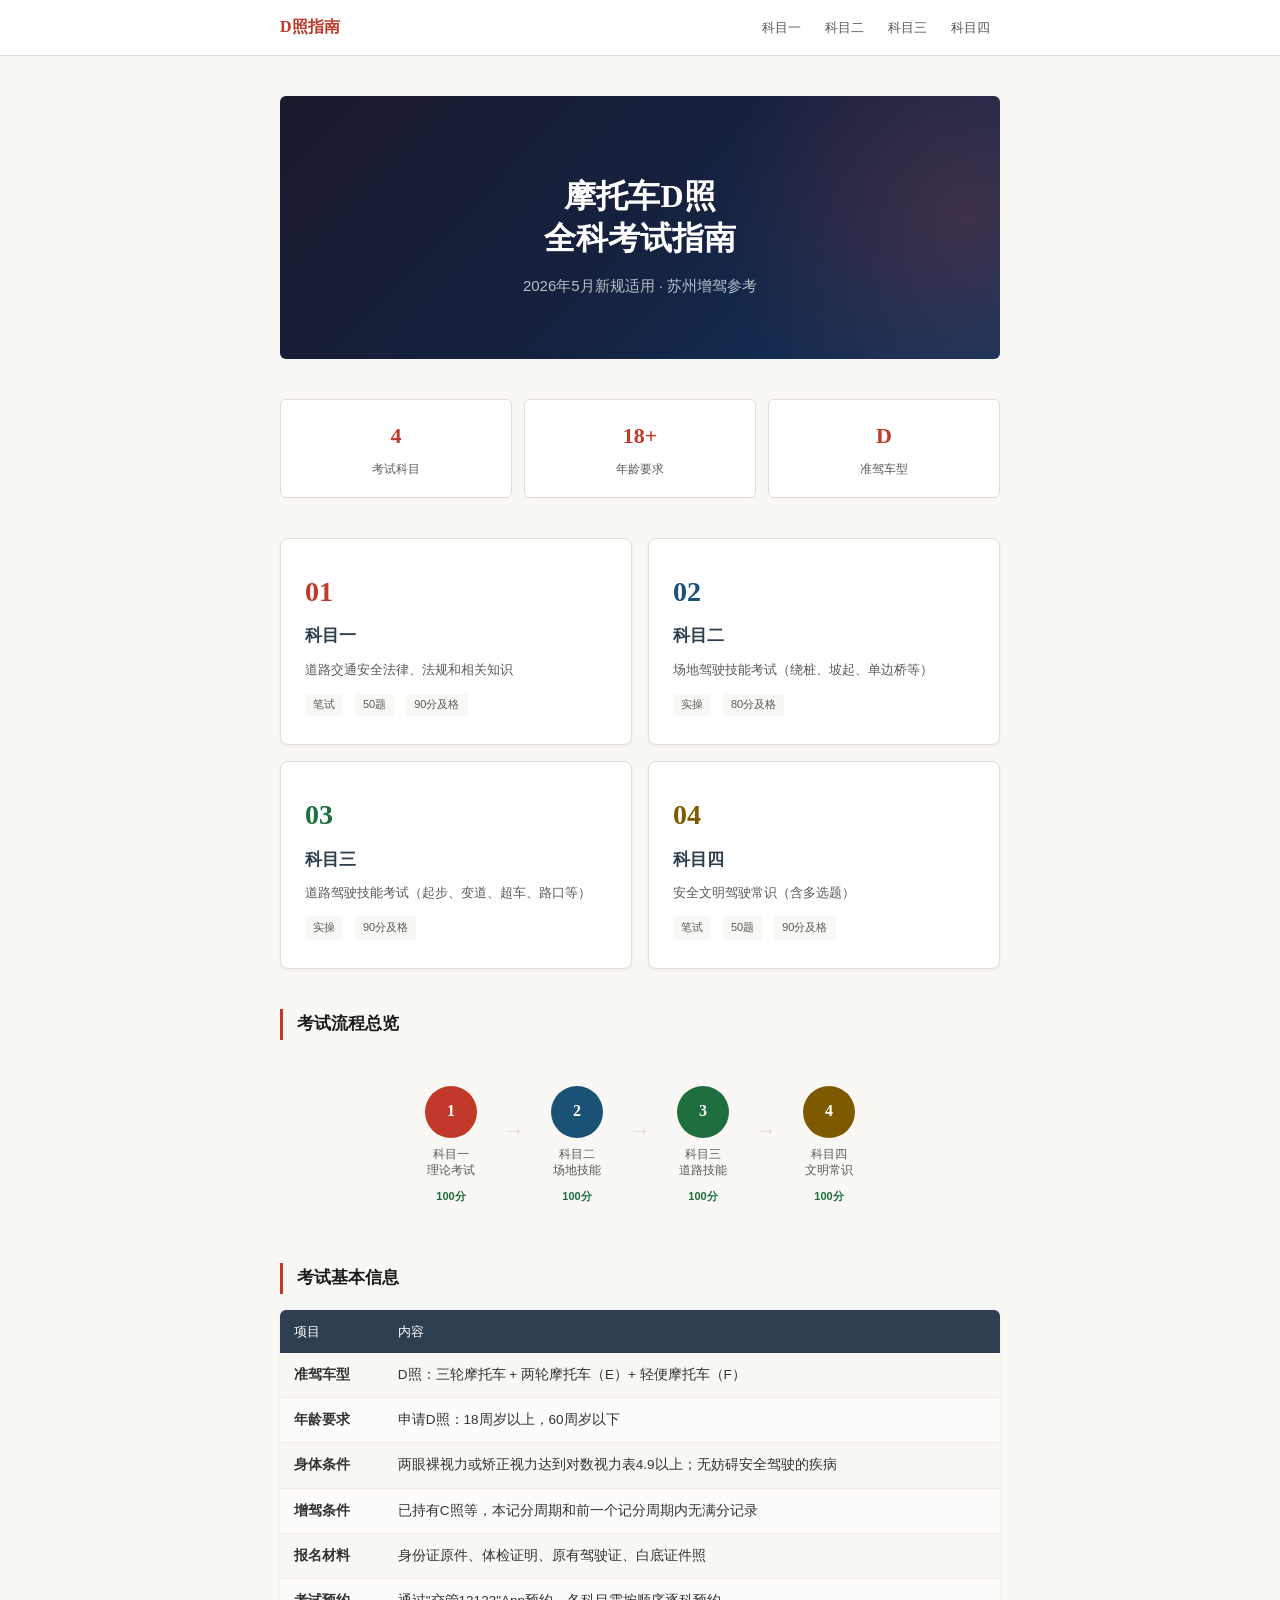
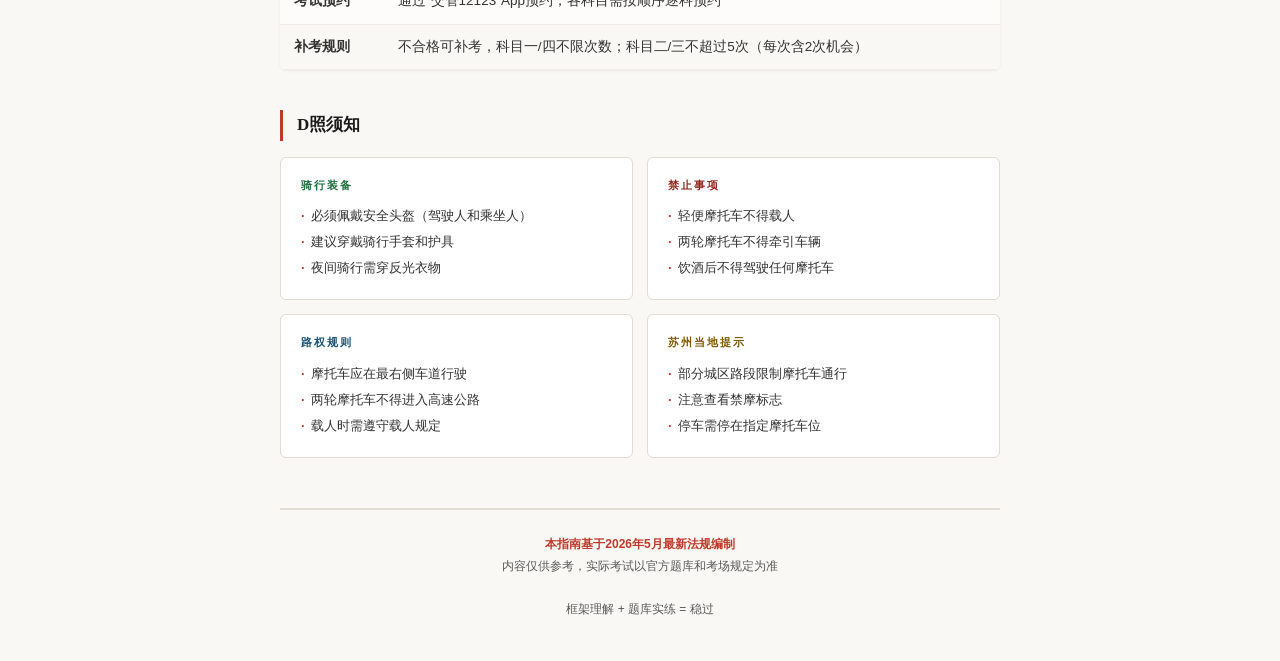
<file: index.html>
<!DOCTYPE html>
<html lang="zh-CN">
<head>
<meta charset="UTF-8">
<meta name="viewport" content="width=device-width, initial-scale=1.0">
<meta name="description" content="2026年摩托车D照全科考试指南，覆盖科目一到科目四，含速记口诀、图解说明、扣分速查，苏州增驾D照必备复习资料。">
<meta name="keywords" content="摩托车D照,科目一,科目二,科目三,科目四,驾考指南,苏州增驾">
<meta property="og:title" content="2026年摩托车D照全科考试指南">
<meta property="og:description" content="全科考试复习指南，覆盖科目一到科目四，含速记口诀、图解说明、扣分速查。">
<meta property="og:type" content="website">
<meta http-equiv="Content-Security-Policy" content="default-src 'self'; style-src 'self' 'unsafe-inline' https://fonts.googleapis.com; font-src https://fonts.gstatic.com; script-src 'self' 'unsafe-inline'; img-src 'self' data:;">
<meta http-equiv="X-Frame-Options" content="DENY">
<meta http-equiv="X-Content-Type-Options" content="nosniff">
<meta name="referrer" content="strict-origin-when-cross-origin">
<title>2026年摩托车D照全科考试指南</title>
<link rel="preconnect" href="https://fonts.googleapis.com">
<link rel="preconnect" href="https://fonts.gstatic.com" crossorigin>
<link href="https://fonts.googleapis.com/css2?family=Noto+Serif+SC:wght@400;700;900&family=Noto+Sans+SC:wght@300;400;500;700&display=swap" rel="stylesheet">
<link rel="stylesheet" href="common.css">
<style>
  .home-quick-info {
    display: grid;
    grid-template-columns: repeat(3, 1fr);
    gap: 12px;
    margin-bottom: 40px;
  }
  .quick-info-item {
    background: var(--surface);
    border: 1px solid var(--border);
    border-radius: 6px;
    padding: 16px;
    text-align: center;
  }
  .quick-info-item .qi-value {
    font-family: 'Noto Serif SC', serif;
    font-size: 22px;
    font-weight: 900;
    color: var(--accent);
  }
  .quick-info-item .qi-label {
    font-size: 12px;
    color: var(--text-muted);
    margin-top: 4px;
  }
  .info-section {
    margin-bottom: 40px;
  }
  .info-section h3 {
    font-family: 'Noto Serif SC', serif;
    font-size: 17px;
    font-weight: 700;
    color: var(--text-primary);
    margin-bottom: 16px;
    padding-left: 14px;
    border-left: 3px solid var(--accent);
  }
  @media (max-width: 600px) {
    .home-quick-info { grid-template-columns: 1fr; }
    .subject-grid { grid-template-columns: 1fr; }
    .process-flow { flex-direction: column; }
    .process-arrow { transform: rotate(90deg); padding-bottom: 0; }
    .page-container { padding: 20px 20px; }
  }
</style>
</head>
<body>

<!-- NAV -->
<nav class="site-nav">
  <div class="site-nav-inner">
    <a href="index.html" class="logo">D照指南</a>
    <div class="nav-links">
      <a href="k1.html">科目一</a>
      <a href="k2.html">科目二</a>
      <a href="k3.html">科目三</a>
      <a href="k4.html">科目四</a>
    </div>
  </div>
</nav>

<div class="page-container">

  <!-- COVER -->
  <div class="home-cover">
    <h1>摩托车D照<br>全科考试指南</h1>
    <div class="subtitle">2026年5月新规适用 · 苏州增驾参考</div>
  </div>

  <!-- QUICK INFO -->
  <div class="home-quick-info">
    <div class="quick-info-item">
      <div class="qi-value">4</div>
      <div class="qi-label">考试科目</div>
    </div>
    <div class="quick-info-item">
      <div class="qi-value">18+</div>
      <div class="qi-label">年龄要求</div>
    </div>
    <div class="quick-info-item">
      <div class="qi-value">D</div>
      <div class="qi-label">准驾车型</div>
    </div>
  </div>

  <!-- SUBJECT CARDS -->
  <div class="subject-grid">
    <a href="k1.html" class="subject-card k1">
      <div class="card-num">01</div>
      <div class="card-title">科目一</div>
      <div class="card-desc">道路交通安全法律、法规和相关知识</div>
      <div class="card-meta">
        <span>笔试</span>
        <span>50题</span>
        <span>90分及格</span>
      </div>
    </a>
    <a href="k2.html" class="subject-card k2">
      <div class="card-num">02</div>
      <div class="card-title">科目二</div>
      <div class="card-desc">场地驾驶技能考试（绕桩、坡起、单边桥等）</div>
      <div class="card-meta">
        <span>实操</span>
        <span>80分及格</span>
      </div>
    </a>
    <a href="k3.html" class="subject-card k3">
      <div class="card-num">03</div>
      <div class="card-title">科目三</div>
      <div class="card-desc">道路驾驶技能考试（起步、变道、超车、路口等）</div>
      <div class="card-meta">
        <span>实操</span>
        <span>90分及格</span>
      </div>
    </a>
    <a href="k4.html" class="subject-card k4">
      <div class="card-num">04</div>
      <div class="card-title">科目四</div>
      <div class="card-desc">安全文明驾驶常识（含多选题）</div>
      <div class="card-meta">
        <span>笔试</span>
        <span>50题</span>
        <span>90分及格</span>
      </div>
    </a>
  </div>

  <!-- PROCESS OVERVIEW -->
  <div class="info-section">
    <h3>考试流程总览</h3>
    <div class="process-flow">
      <div class="process-step">
        <div class="ps-circle" style="background:var(--accent);">1</div>
        <div class="ps-label">科目一<br>理论考试</div>
        <div class="ps-check">100分</div>
      </div>
      <div class="process-arrow">→</div>
      <div class="process-step">
        <div class="ps-circle" style="background:var(--tag-blue);">2</div>
        <div class="ps-label">科目二<br>场地技能</div>
        <div class="ps-check">100分</div>
      </div>
      <div class="process-arrow">→</div>
      <div class="process-step">
        <div class="ps-circle" style="background:var(--tag-green);">3</div>
        <div class="ps-label">科目三<br>道路技能</div>
        <div class="ps-check">100分</div>
      </div>
      <div class="process-arrow">→</div>
      <div class="process-step">
        <div class="ps-circle" style="background:var(--tag-orange);">4</div>
        <div class="ps-label">科目四<br>文明常识</div>
        <div class="ps-check">100分</div>
      </div>
    </div>
  </div>

  <!-- BASIC INFO -->
  <div class="info-section">
    <h3>考试基本信息</h3>
    <table class="data-table">
      <thead><tr><th>项目</th><th>内容</th></tr></thead>
      <tbody>
        <tr><td><strong>准驾车型</strong></td><td>D照：三轮摩托车 + 两轮摩托车（E）+ 轻便摩托车（F）</td></tr>
        <tr><td><strong>年龄要求</strong></td><td>申请D照：18周岁以上，60周岁以下</td></tr>
        <tr><td><strong>身体条件</strong></td><td>两眼裸视力或矫正视力达到对数视力表4.9以上；无妨碍安全驾驶的疾病</td></tr>
        <tr><td><strong>增驾条件</strong></td><td>已持有C照等，本记分周期和前一个记分周期内无满分记录</td></tr>
        <tr><td><strong>报名材料</strong></td><td>身份证原件、体检证明、原有驾驶证、白底证件照</td></tr>
        <tr><td><strong>考试预约</strong></td><td>通过"交管12123"App预约，各科目需按顺序逐科预约</td></tr>
        <tr><td><strong>补考规则</strong></td><td>不合格可补考，科目一/四不限次数；科目二/三不超过5次（每次含2次机会）</td></tr>
      </tbody>
    </table>
  </div>

  <!-- D照 Knowledge -->
  <div class="info-section">
    <h3>D照须知</h3>
    <div class="tip-grid">
      <div class="tip-card">
        <div class="tip-label label-green">骑行装备</div>
        <ul>
          <li>必须佩戴安全头盔（驾驶人和乘坐人）</li>
          <li>建议穿戴骑行手套和护具</li>
          <li>夜间骑行需穿反光衣物</li>
        </ul>
      </div>
      <div class="tip-card">
        <div class="tip-label label-red">禁止事项</div>
        <ul>
          <li>轻便摩托车不得载人</li>
          <li>两轮摩托车不得牵引车辆</li>
          <li>饮酒后不得驾驶任何摩托车</li>
        </ul>
      </div>
      <div class="tip-card">
        <div class="tip-label label-blue">路权规则</div>
        <ul>
          <li>摩托车应在最右侧车道行驶</li>
          <li>两轮摩托车不得进入高速公路</li>
          <li>载人时需遵守载人规定</li>
        </ul>
      </div>
      <div class="tip-card">
        <div class="tip-label label-orange">苏州当地提示</div>
        <ul>
          <li>部分城区路段限制摩托车通行</li>
          <li>注意查看禁摩标志</li>
          <li>停车需停在指定摩托车位</li>
        </ul>
      </div>
    </div>
  </div>

  <!-- FOOTER -->
  <div class="footer-note">
    <strong>本指南基于2026年5月最新法规编制</strong><br>
    内容仅供参考，实际考试以官方题库和考场规定为准<br><br>
    框架理解 + 题库实练 = 稳过
  </div>

</div>

</body>
</html>
</file>
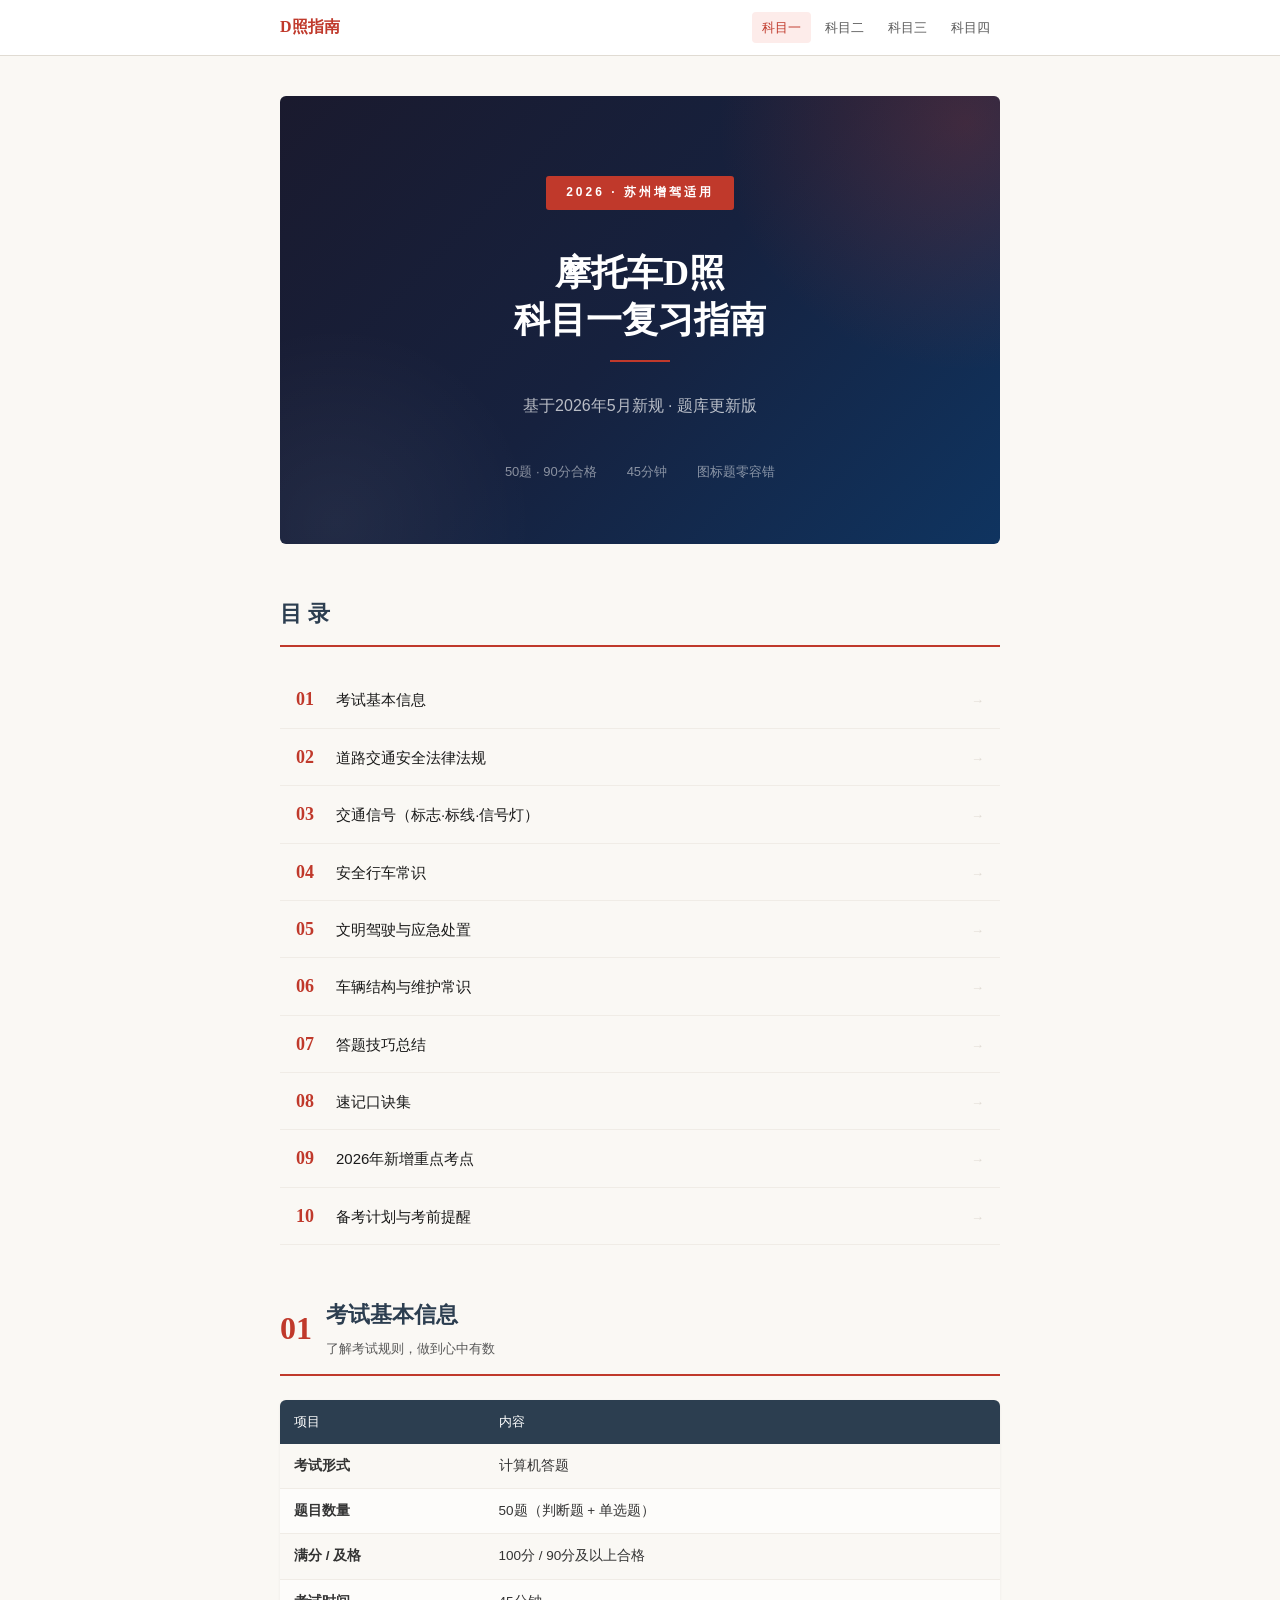
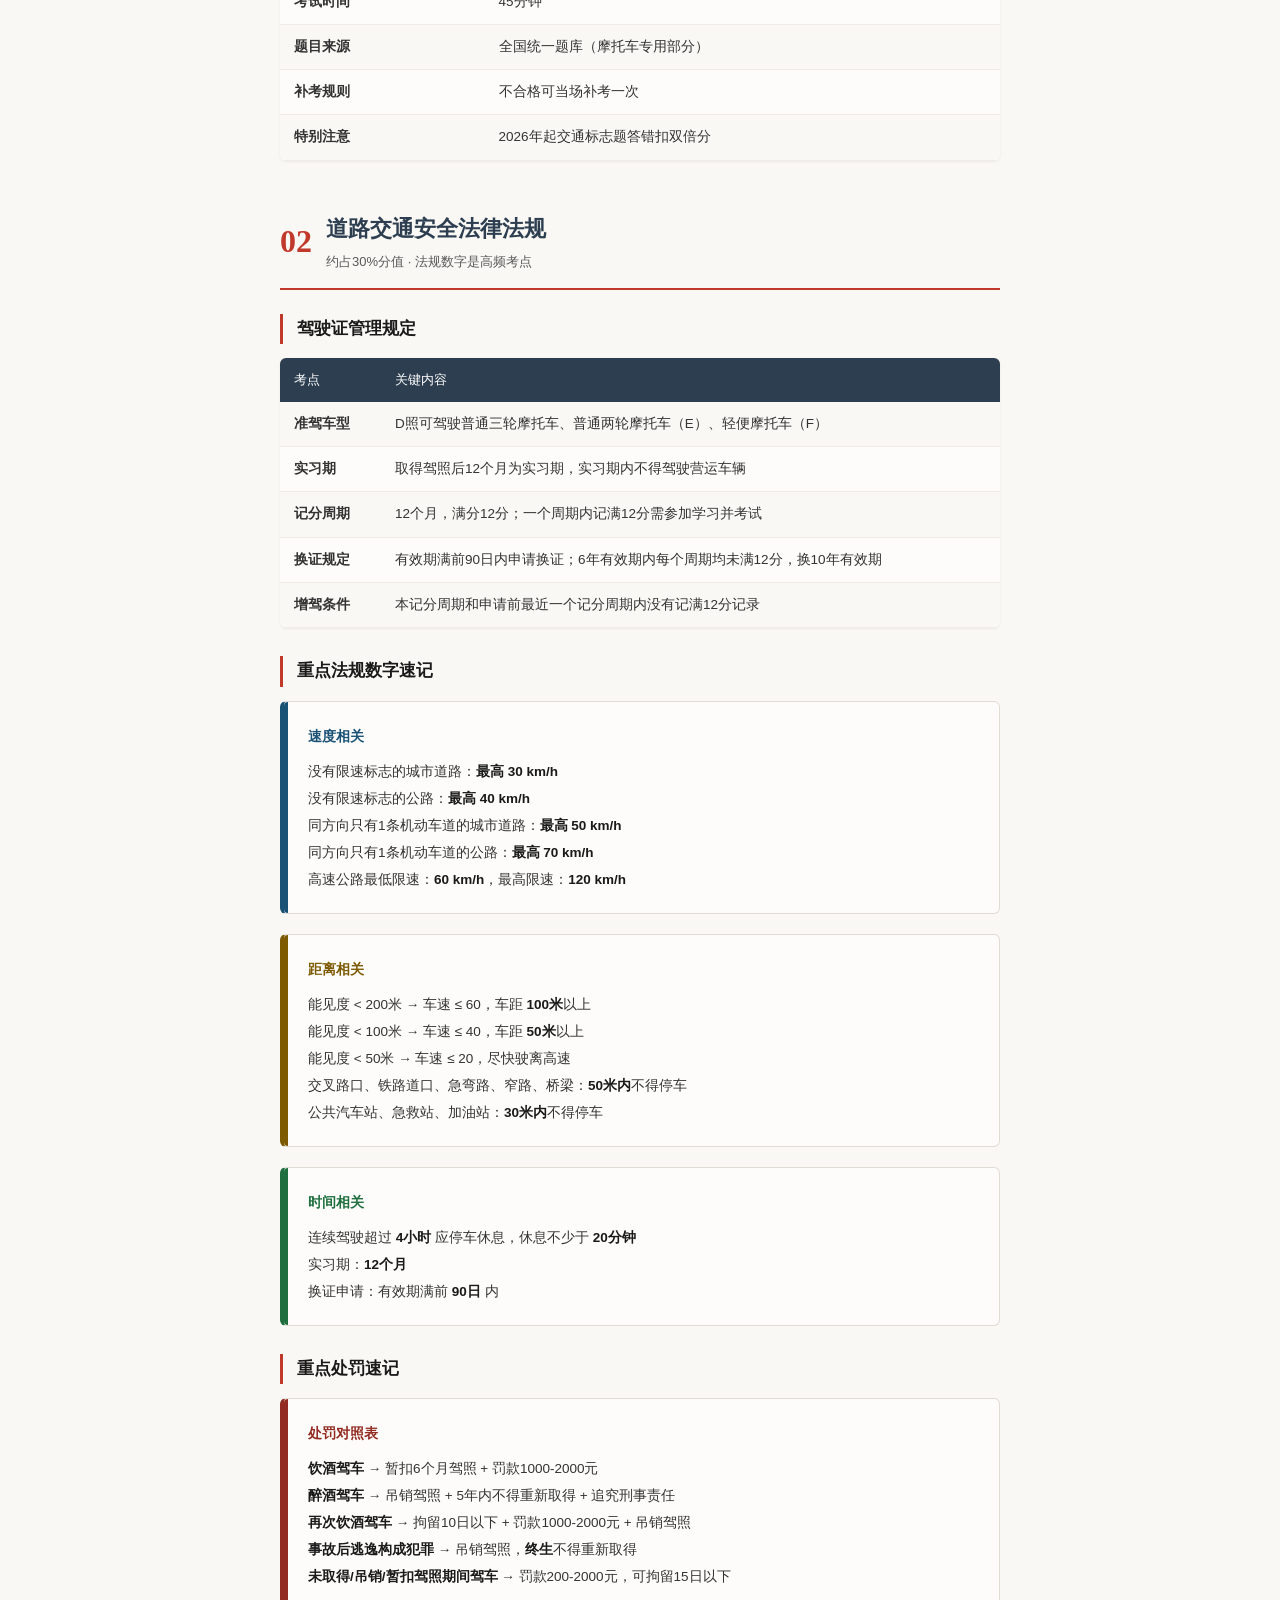
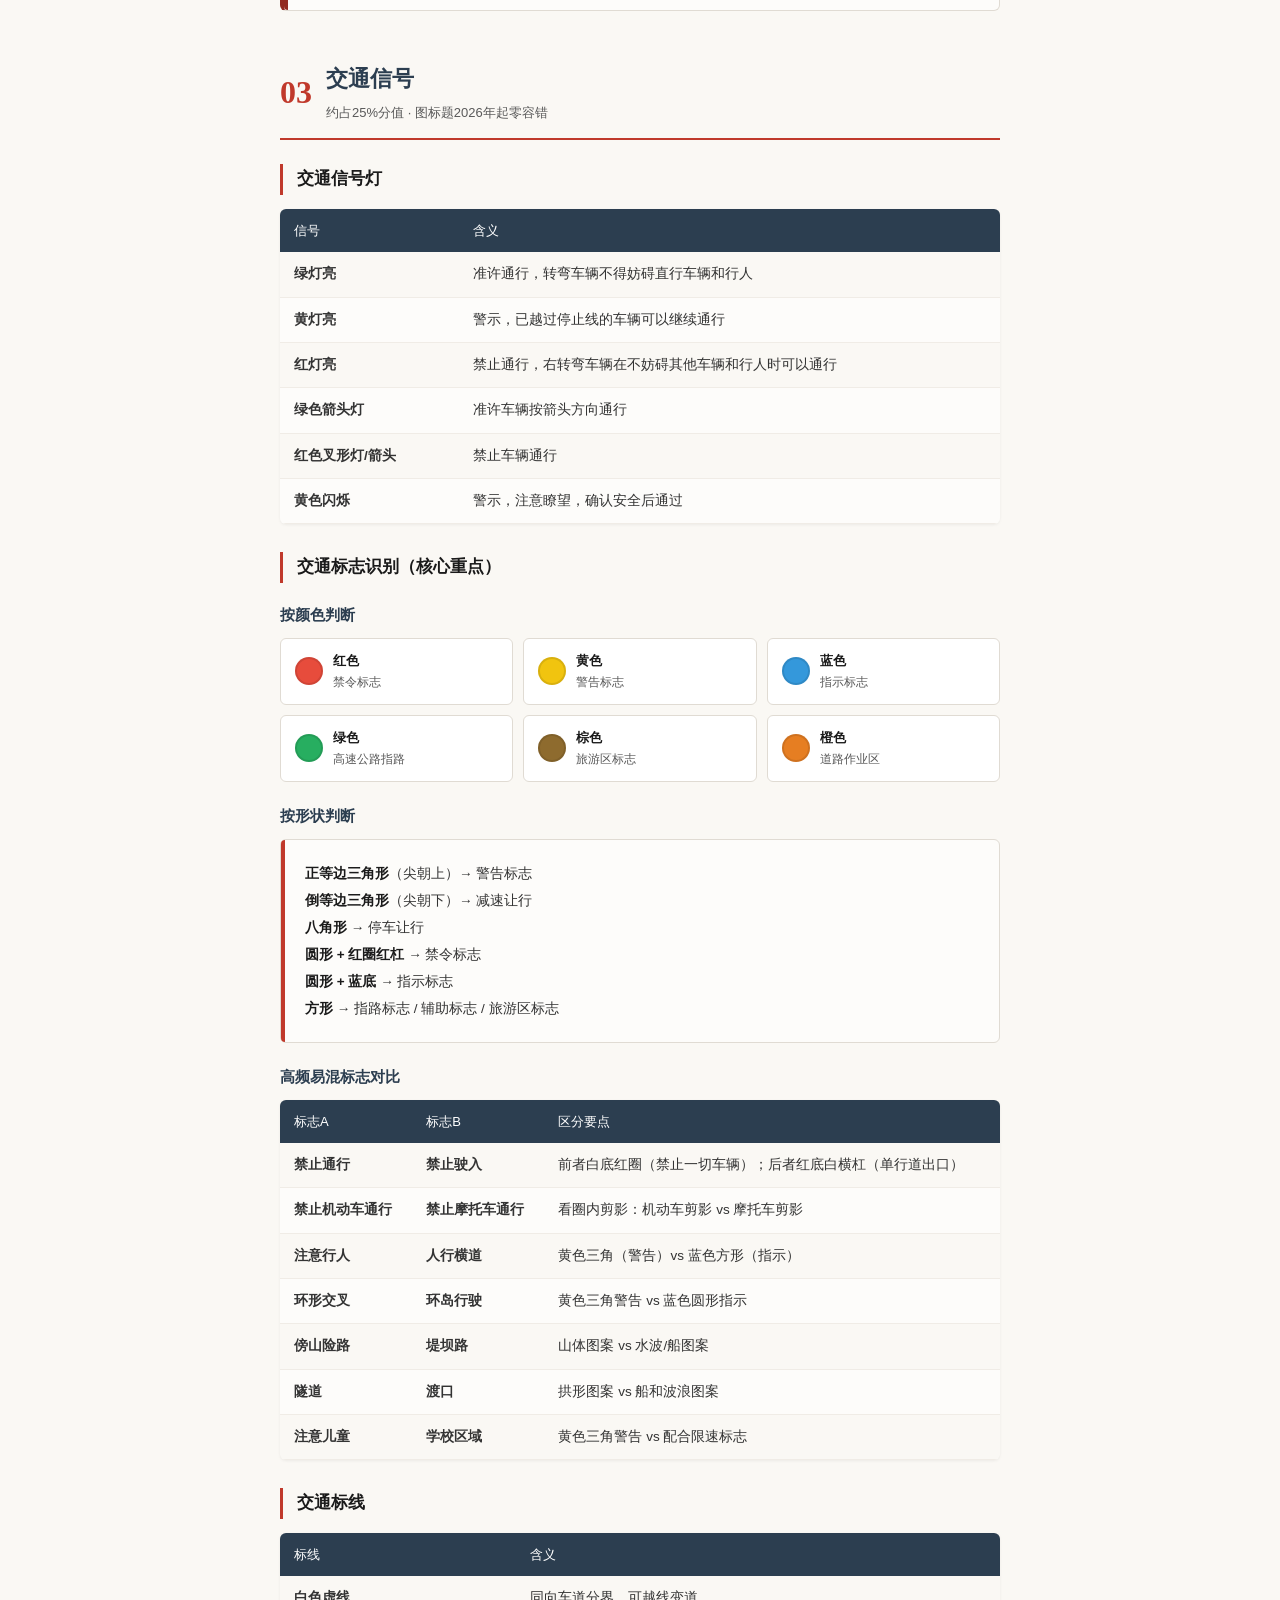
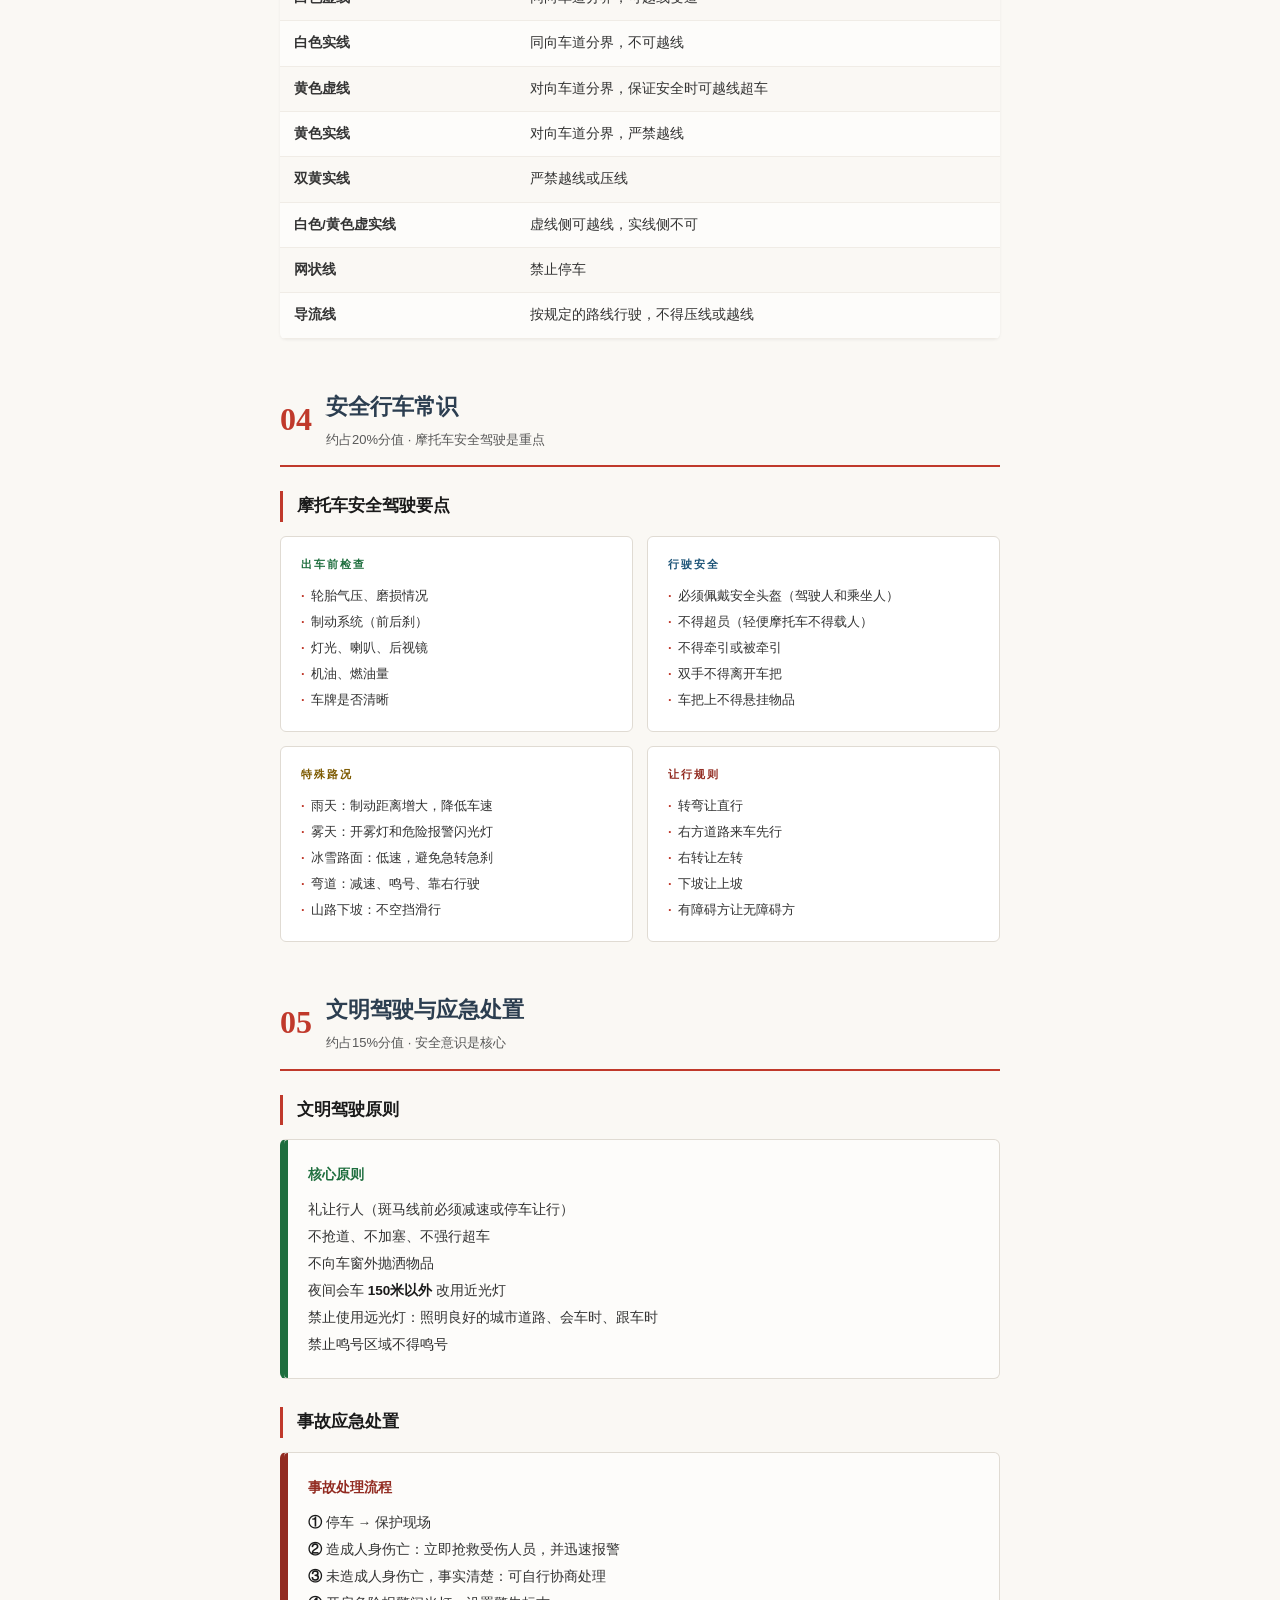
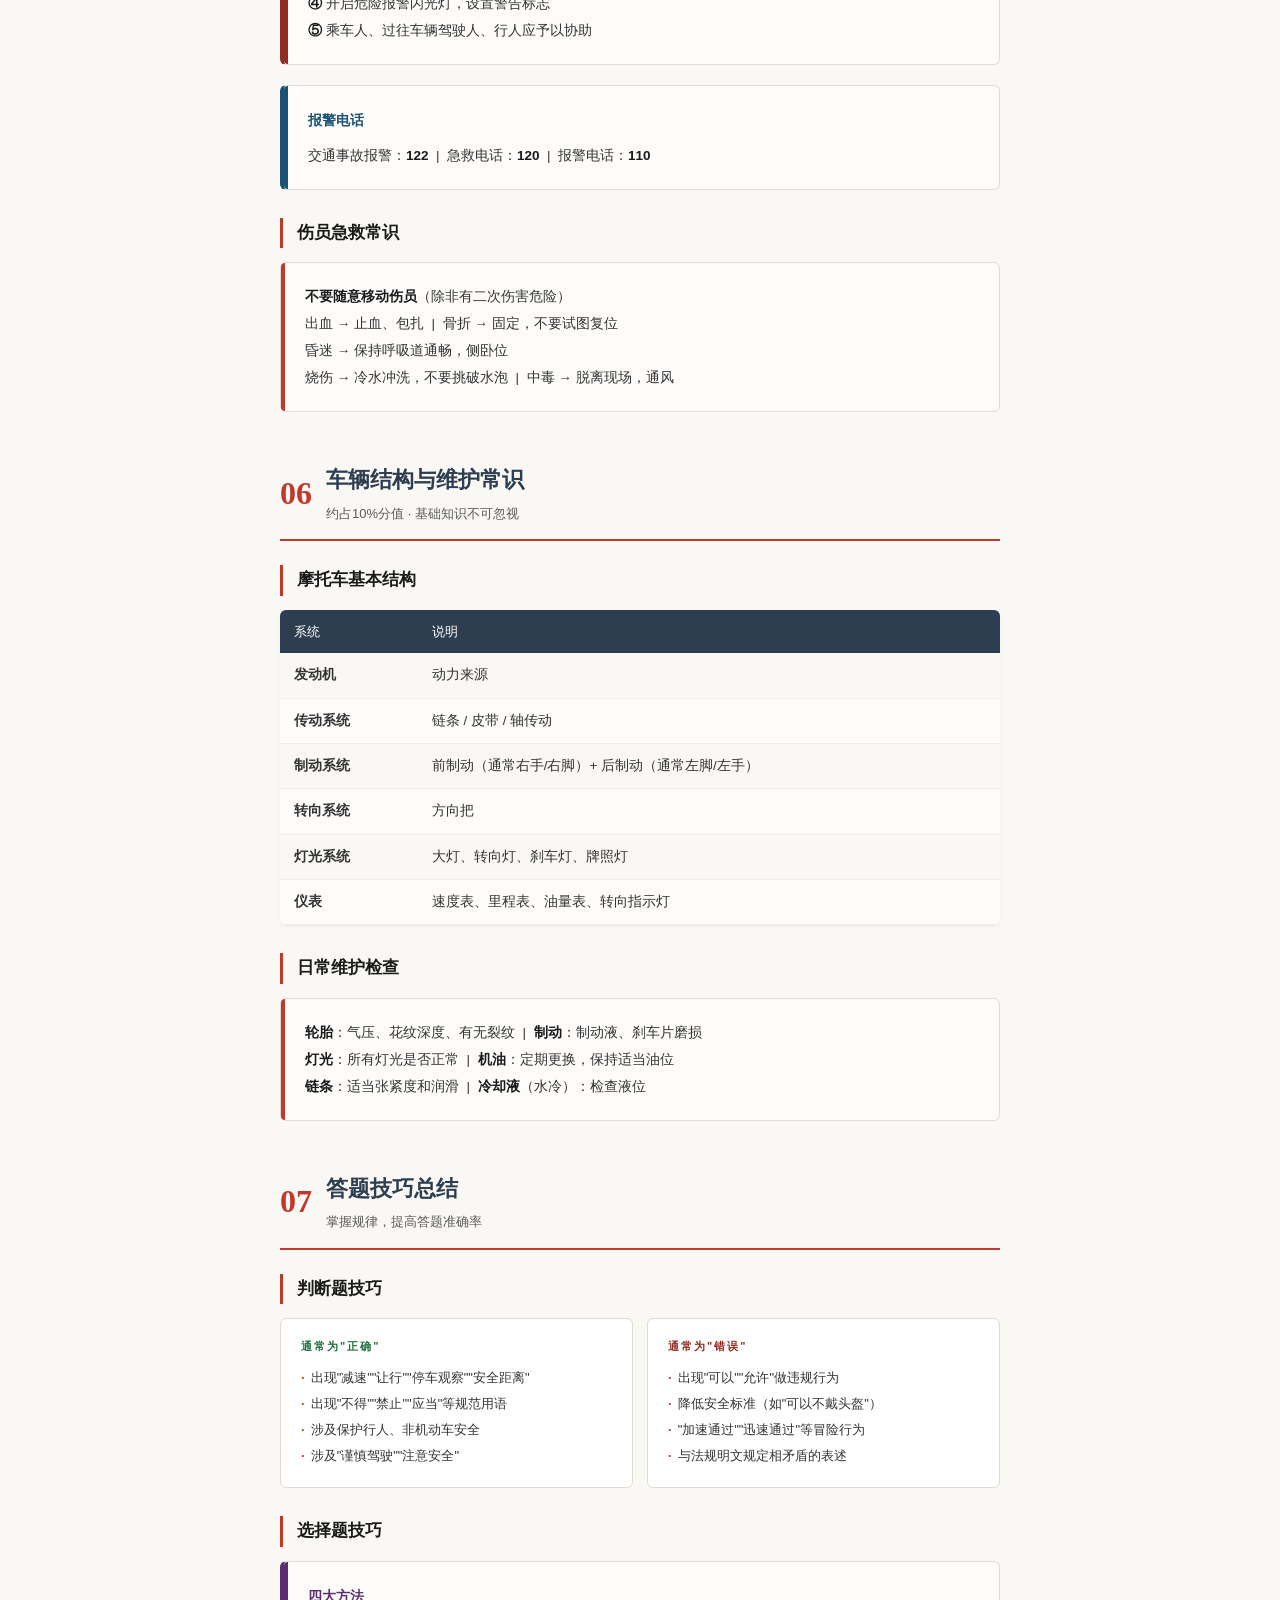
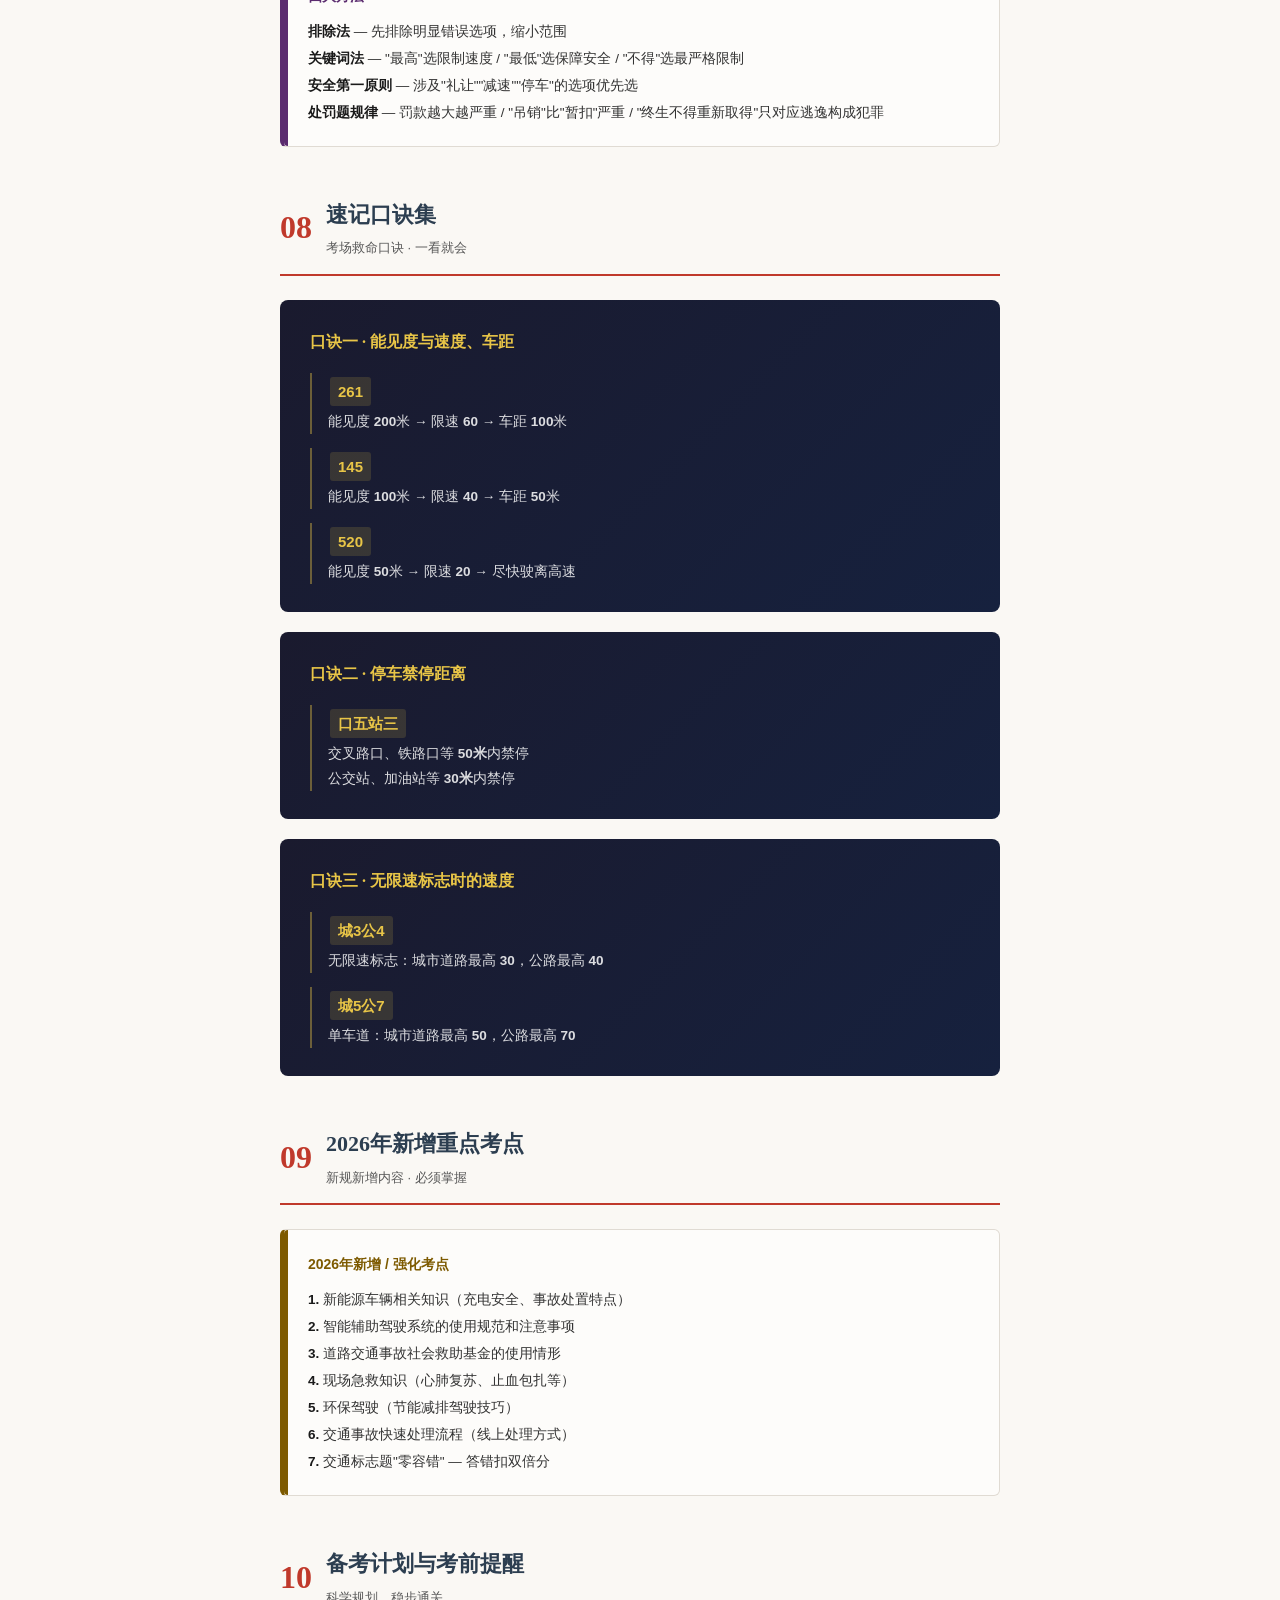
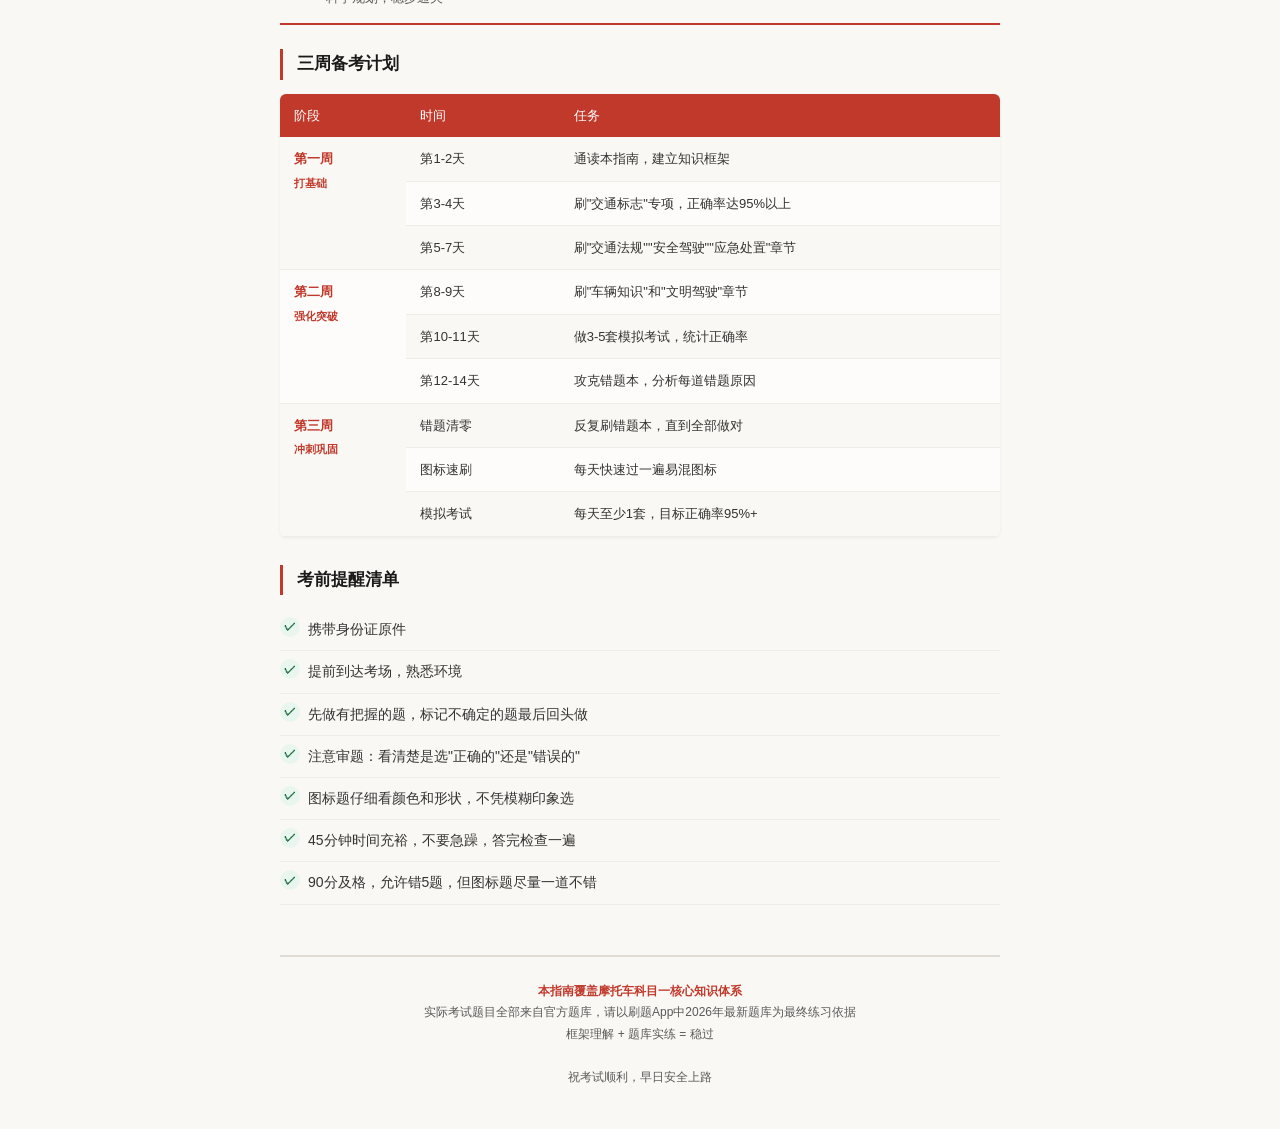
<file: k1.html>
<!DOCTYPE html>
<html lang="zh-CN">
<head>
<meta charset="UTF-8">
<meta name="viewport" content="width=device-width, initial-scale=1.0">
<meta name="description" content="2026年摩托车D照科目一：道路交通安全法律、法规和相关知识，含速记口诀、答题技巧、新增考点。">
<meta name="keywords" content="摩托车D照,科目一,交通法规,驾考理论,考试技巧">
<meta property="og:title" content="摩托车D照科目一 — 道路交通安全法律、法规和相关知识">
<meta property="og:description" content="科目一考试复习指南，含速记口诀、答题技巧、2026年新增考点。">
<meta property="og:type" content="website">
<meta http-equiv="Content-Security-Policy" content="default-src 'self'; style-src 'self' 'unsafe-inline' https://fonts.googleapis.com; font-src https://fonts.gstatic.com; script-src 'self' 'unsafe-inline'; img-src 'self' data:;">
<meta http-equiv="X-Frame-Options" content="DENY">
<meta http-equiv="X-Content-Type-Options" content="nosniff">
<meta name="referrer" content="strict-origin-when-cross-origin">
<title>2026年摩托车D照科目一 — 道路交通安全法律、法规和相关知识</title>
<link rel="preconnect" href="https://fonts.googleapis.com">
<link rel="preconnect" href="https://fonts.gstatic.com" crossorigin>
<link href="https://fonts.googleapis.com/css2?family=Noto+Serif+SC:wght@400;700;900&family=Noto+Sans+SC:wght@300;400;500;700&display=swap" rel="stylesheet">
<link rel="stylesheet" href="common.css">
</head>
<body>

<!-- NAV -->
<nav class="site-nav">
  <div class="site-nav-inner">
    <a href="index.html" class="logo">D照指南</a>
    <div class="nav-links">
      <a href="k1.html" class="active">科目一</a>
      <a href="k2.html">科目二</a>
      <a href="k3.html">科目三</a>
      <a href="k4.html">科目四</a>
    </div>
  </div>
</nav>

<div class="page-container">

  <!-- COVER -->
  <div class="cover">
    <div class="badge">2026 · 苏州增驾适用</div>
    <h1>摩托车D照<br>科目一复习指南</h1>
    <div class="divider-line"></div>
    <div class="subtitle">基于2026年5月新规 · 题库更新版</div>
    <div class="meta">
      <span>50题 · 90分合格</span>
      <span>45分钟</span>
      <span>图标题零容错</span>
    </div>
  </div>

  <!-- TOC -->
  <div class="toc">
    <h2>目 录</h2>
    <ol class="toc-list">
      <li><a href="#sec-01">考试基本信息<span class="toc-arrow">→</span></a></li>
      <li><a href="#sec-02">道路交通安全法律法规<span class="toc-arrow">→</span></a></li>
      <li><a href="#sec-03">交通信号（标志·标线·信号灯）<span class="toc-arrow">→</span></a></li>
      <li><a href="#sec-04">安全行车常识<span class="toc-arrow">→</span></a></li>
      <li><a href="#sec-05">文明驾驶与应急处置<span class="toc-arrow">→</span></a></li>
      <li><a href="#sec-06">车辆结构与维护常识<span class="toc-arrow">→</span></a></li>
      <li><a href="#sec-07">答题技巧总结<span class="toc-arrow">→</span></a></li>
      <li><a href="#sec-08">速记口诀集<span class="toc-arrow">→</span></a></li>
      <li><a href="#sec-09">2026年新增重点考点<span class="toc-arrow">→</span></a></li>
      <li><a href="#sec-10">备考计划与考前提醒<span class="toc-arrow">→</span></a></li>
    </ol>
  </div>

  <!-- SECTION 1 -->
  <div class="section" id="sec-01">
    <div class="section-header">
      <div class="section-num">01</div>
      <div>
        <div class="section-title">考试基本信息</div>
        <div class="section-desc">了解考试规则，做到心中有数</div>
      </div>
    </div>
    <table class="data-table">
      <thead><tr><th>项目</th><th>内容</th></tr></thead>
      <tbody>
        <tr><td><strong>考试形式</strong></td><td>计算机答题</td></tr>
        <tr><td><strong>题目数量</strong></td><td>50题（判断题 + 单选题）</td></tr>
        <tr><td><strong>满分 / 及格</strong></td><td>100分 / 90分及以上合格</td></tr>
        <tr><td><strong>考试时间</strong></td><td>45分钟</td></tr>
        <tr><td><strong>题目来源</strong></td><td>全国统一题库（摩托车专用部分）</td></tr>
        <tr><td><strong>补考规则</strong></td><td>不合格可当场补考一次</td></tr>
        <tr><td><strong>特别注意</strong></td><td>2026年起交通标志题答错扣双倍分</td></tr>
      </tbody>
    </table>
  </div>

  <!-- SECTION 2 -->
  <div class="section" id="sec-02">
    <div class="section-header">
      <div class="section-num">02</div>
      <div>
        <div class="section-title">道路交通安全法律法规</div>
        <div class="section-desc">约占30%分值 · 法规数字是高频考点</div>
      </div>
    </div>

    <div class="sub-section">
      <h3>驾驶证管理规定</h3>
      <table class="data-table">
        <thead><tr><th>考点</th><th>关键内容</th></tr></thead>
        <tbody>
          <tr><td><strong>准驾车型</strong></td><td>D照可驾驶普通三轮摩托车、普通两轮摩托车（E）、轻便摩托车（F）</td></tr>
          <tr><td><strong>实习期</strong></td><td>取得驾照后12个月为实习期，实习期内不得驾驶营运车辆</td></tr>
          <tr><td><strong>记分周期</strong></td><td>12个月，满分12分；一个周期内记满12分需参加学习并考试</td></tr>
          <tr><td><strong>换证规定</strong></td><td>有效期满前90日内申请换证；6年有效期内每个周期均未满12分，换10年有效期</td></tr>
          <tr><td><strong>增驾条件</strong></td><td>本记分周期和申请前最近一个记分周期内没有记满12分记录</td></tr>
        </tbody>
      </table>
    </div>

    <div class="sub-section">
      <h3>重点法规数字速记</h3>
      <div class="callout callout-blue">
        <div class="callout-title callout-title-blue">速度相关</div>
        没有限速标志的城市道路：<strong>最高 30 km/h</strong><br>
        没有限速标志的公路：<strong>最高 40 km/h</strong><br>
        同方向只有1条机动车道的城市道路：<strong>最高 50 km/h</strong><br>
        同方向只有1条机动车道的公路：<strong>最高 70 km/h</strong><br>
        高速公路最低限速：<strong>60 km/h</strong>，最高限速：<strong>120 km/h</strong>
      </div>
      <div class="callout callout-orange">
        <div class="callout-title callout-title-orange">距离相关</div>
        能见度 &lt; 200米 → 车速 ≤ 60，车距 <strong>100米</strong>以上<br>
        能见度 &lt; 100米 → 车速 ≤ 40，车距 <strong>50米</strong>以上<br>
        能见度 &lt; 50米 → 车速 ≤ 20，尽快驶离高速<br>
        交叉路口、铁路道口、急弯路、窄路、桥梁：<strong>50米内</strong>不得停车<br>
        公共汽车站、急救站、加油站：<strong>30米内</strong>不得停车
      </div>
      <div class="callout callout-green">
        <div class="callout-title callout-title-green">时间相关</div>
        连续驾驶超过 <strong>4小时</strong> 应停车休息，休息不少于 <strong>20分钟</strong><br>
        实习期：<strong>12个月</strong><br>
        换证申请：有效期满前 <strong>90日</strong> 内
      </div>
    </div>

    <div class="sub-section">
      <h3>重点处罚速记</h3>
      <div class="callout callout-red">
        <div class="callout-title callout-title-red">处罚对照表</div>
        <strong>饮酒驾车</strong> → 暂扣6个月驾照 + 罚款1000-2000元<br>
        <strong>醉酒驾车</strong> → 吊销驾照 + 5年内不得重新取得 + 追究刑事责任<br>
        <strong>再次饮酒驾车</strong> → 拘留10日以下 + 罚款1000-2000元 + 吊销驾照<br>
        <strong>事故后逃逸构成犯罪</strong> → 吊销驾照，<strong>终生</strong>不得重新取得<br>
        <strong>未取得/吊销/暂扣驾照期间驾车</strong> → 罚款200-2000元，可拘留15日以下
      </div>
    </div>
  </div>

  <!-- SECTION 3 -->
  <div class="section" id="sec-03">
    <div class="section-header">
      <div class="section-num">03</div>
      <div>
        <div class="section-title">交通信号</div>
        <div class="section-desc">约占25%分值 · 图标题2026年起零容错</div>
      </div>
    </div>

    <div class="sub-section">
      <h3>交通信号灯</h3>
      <table class="data-table">
        <thead><tr><th>信号</th><th>含义</th></tr></thead>
        <tbody>
          <tr><td><strong>绿灯亮</strong></td><td>准许通行，转弯车辆不得妨碍直行车辆和行人</td></tr>
          <tr><td><strong>黄灯亮</strong></td><td>警示，已越过停止线的车辆可以继续通行</td></tr>
          <tr><td><strong>红灯亮</strong></td><td>禁止通行，右转弯车辆在不妨碍其他车辆和行人时可以通行</td></tr>
          <tr><td><strong>绿色箭头灯</strong></td><td>准许车辆按箭头方向通行</td></tr>
          <tr><td><strong>红色叉形灯/箭头</strong></td><td>禁止车辆通行</td></tr>
          <tr><td><strong>黄色闪烁</strong></td><td>警示，注意瞭望，确认安全后通过</td></tr>
        </tbody>
      </table>
    </div>

    <div class="sub-section">
      <h3>交通标志识别（核心重点）</h3>
      <h4>按颜色判断</h4>
      <div class="color-chart">
        <div class="color-item">
          <div class="color-dot" style="background:#e74c3c;"></div>
          <div><strong>红色</strong><span>禁令标志</span></div>
        </div>
        <div class="color-item">
          <div class="color-dot" style="background:#f1c40f;"></div>
          <div><strong>黄色</strong><span>警告标志</span></div>
        </div>
        <div class="color-item">
          <div class="color-dot" style="background:#3498db;"></div>
          <div><strong>蓝色</strong><span>指示标志</span></div>
        </div>
        <div class="color-item">
          <div class="color-dot" style="background:#27ae60;"></div>
          <div><strong>绿色</strong><span>高速公路指路</span></div>
        </div>
        <div class="color-item">
          <div class="color-dot" style="background:#8e6b2e;"></div>
          <div><strong>棕色</strong><span>旅游区标志</span></div>
        </div>
        <div class="color-item">
          <div class="color-dot" style="background:#e67e22;"></div>
          <div><strong>橙色</strong><span>道路作业区</span></div>
        </div>
      </div>

      <h4>按形状判断</h4>
      <div class="callout">
        <strong>正等边三角形</strong>（尖朝上）→ 警告标志<br>
        <strong>倒等边三角形</strong>（尖朝下）→ 减速让行<br>
        <strong>八角形</strong> → 停车让行<br>
        <strong>圆形 + 红圈红杠</strong> → 禁令标志<br>
        <strong>圆形 + 蓝底</strong> → 指示标志<br>
        <strong>方形</strong> → 指路标志 / 辅助标志 / 旅游区标志
      </div>

      <h4>高频易混标志对比</h4>
      <table class="data-table">
        <thead><tr><th>标志A</th><th>标志B</th><th>区分要点</th></tr></thead>
        <tbody>
          <tr><td><strong>禁止通行</strong></td><td><strong>禁止驶入</strong></td><td>前者白底红圈（禁止一切车辆）；后者红底白横杠（单行道出口）</td></tr>
          <tr><td><strong>禁止机动车通行</strong></td><td><strong>禁止摩托车通行</strong></td><td>看圈内剪影：机动车剪影 vs 摩托车剪影</td></tr>
          <tr><td><strong>注意行人</strong></td><td><strong>人行横道</strong></td><td>黄色三角（警告）vs 蓝色方形（指示）</td></tr>
          <tr><td><strong>环形交叉</strong></td><td><strong>环岛行驶</strong></td><td>黄色三角警告 vs 蓝色圆形指示</td></tr>
          <tr><td><strong>傍山险路</strong></td><td><strong>堤坝路</strong></td><td>山体图案 vs 水波/船图案</td></tr>
          <tr><td><strong>隧道</strong></td><td><strong>渡口</strong></td><td>拱形图案 vs 船和波浪图案</td></tr>
          <tr><td><strong>注意儿童</strong></td><td><strong>学校区域</strong></td><td>黄色三角警告 vs 配合限速标志</td></tr>
        </tbody>
      </table>
    </div>

    <div class="sub-section">
      <h3>交通标线</h3>
      <table class="data-table">
        <thead><tr><th>标线</th><th>含义</th></tr></thead>
        <tbody>
          <tr><td><strong>白色虚线</strong></td><td>同向车道分界，可越线变道</td></tr>
          <tr><td><strong>白色实线</strong></td><td>同向车道分界，不可越线</td></tr>
          <tr><td><strong>黄色虚线</strong></td><td>对向车道分界，保证安全时可越线超车</td></tr>
          <tr><td><strong>黄色实线</strong></td><td>对向车道分界，严禁越线</td></tr>
          <tr><td><strong>双黄实线</strong></td><td>严禁越线或压线</td></tr>
          <tr><td><strong>白色/黄色虚实线</strong></td><td>虚线侧可越线，实线侧不可</td></tr>
          <tr><td><strong>网状线</strong></td><td>禁止停车</td></tr>
          <tr><td><strong>导流线</strong></td><td>按规定的路线行驶，不得压线或越线</td></tr>
        </tbody>
      </table>
    </div>
  </div>

  <!-- SECTION 4 -->
  <div class="section" id="sec-04">
    <div class="section-header">
      <div class="section-num">04</div>
      <div>
        <div class="section-title">安全行车常识</div>
        <div class="section-desc">约占20%分值 · 摩托车安全驾驶是重点</div>
      </div>
    </div>

    <div class="sub-section">
      <h3>摩托车安全驾驶要点</h3>
      <div class="tip-grid">
        <div class="tip-card">
          <div class="tip-label label-green">出车前检查</div>
          <ul>
            <li>轮胎气压、磨损情况</li>
            <li>制动系统（前后刹）</li>
            <li>灯光、喇叭、后视镜</li>
            <li>机油、燃油量</li>
            <li>车牌是否清晰</li>
          </ul>
        </div>
        <div class="tip-card">
          <div class="tip-label label-blue">行驶安全</div>
          <ul>
            <li>必须佩戴安全头盔（驾驶人和乘坐人）</li>
            <li>不得超员（轻便摩托车不得载人）</li>
            <li>不得牵引或被牵引</li>
            <li>双手不得离开车把</li>
            <li>车把上不得悬挂物品</li>
          </ul>
        </div>
        <div class="tip-card">
          <div class="tip-label label-orange">特殊路况</div>
          <ul>
            <li>雨天：制动距离增大，降低车速</li>
            <li>雾天：开雾灯和危险报警闪光灯</li>
            <li>冰雪路面：低速，避免急转急刹</li>
            <li>弯道：减速、鸣号、靠右行驶</li>
            <li>山路下坡：不空挡滑行</li>
          </ul>
        </div>
        <div class="tip-card">
          <div class="tip-label label-red">让行规则</div>
          <ul>
            <li>转弯让直行</li>
            <li>右方道路来车先行</li>
            <li>右转让左转</li>
            <li>下坡让上坡</li>
            <li>有障碍方让无障碍方</li>
          </ul>
        </div>
      </div>
    </div>
  </div>

  <!-- SECTION 5 -->
  <div class="section" id="sec-05">
    <div class="section-header">
      <div class="section-num">05</div>
      <div>
        <div class="section-title">文明驾驶与应急处置</div>
        <div class="section-desc">约占15%分值 · 安全意识是核心</div>
      </div>
    </div>

    <div class="sub-section">
      <h3>文明驾驶原则</h3>
      <div class="callout callout-green">
        <div class="callout-title callout-title-green">核心原则</div>
        礼让行人（斑马线前必须减速或停车让行）<br>
        不抢道、不加塞、不强行超车<br>
        不向车窗外抛洒物品<br>
        夜间会车 <strong>150米以外</strong> 改用近光灯<br>
        禁止使用远光灯：照明良好的城市道路、会车时、跟车时<br>
        禁止鸣号区域不得鸣号
      </div>
    </div>

    <div class="sub-section">
      <h3>事故应急处置</h3>
      <div class="callout callout-red">
        <div class="callout-title callout-title-red">事故处理流程</div>
        <strong>①</strong> 停车 → 保护现场<br>
        <strong>②</strong> 造成人身伤亡：立即抢救受伤人员，并迅速报警<br>
        <strong>③</strong> 未造成人身伤亡，事实清楚：可自行协商处理<br>
        <strong>④</strong> 开启危险报警闪光灯，设置警告标志<br>
        <strong>⑤</strong> 乘车人、过往车辆驾驶人、行人应予以协助
      </div>
      <div class="callout callout-blue">
        <div class="callout-title callout-title-blue">报警电话</div>
        交通事故报警：<strong>122</strong>&nbsp;&nbsp;|&nbsp;&nbsp;急救电话：<strong>120</strong>&nbsp;&nbsp;|&nbsp;&nbsp;报警电话：<strong>110</strong>
      </div>
    </div>

    <div class="sub-section">
      <h3>伤员急救常识</h3>
      <div class="callout">
        <strong>不要随意移动伤员</strong>（除非有二次伤害危险）<br>
        出血 → 止血、包扎&nbsp;&nbsp;|&nbsp;&nbsp;骨折 → 固定，不要试图复位<br>
        昏迷 → 保持呼吸道通畅，侧卧位<br>
        烧伤 → 冷水冲洗，不要挑破水泡&nbsp;&nbsp;|&nbsp;&nbsp;中毒 → 脱离现场，通风
      </div>
    </div>
  </div>

  <!-- SECTION 6 -->
  <div class="section" id="sec-06">
    <div class="section-header">
      <div class="section-num">06</div>
      <div>
        <div class="section-title">车辆结构与维护常识</div>
        <div class="section-desc">约占10%分值 · 基础知识不可忽视</div>
      </div>
    </div>

    <div class="sub-section">
      <h3>摩托车基本结构</h3>
      <table class="data-table">
        <thead><tr><th>系统</th><th>说明</th></tr></thead>
        <tbody>
          <tr><td><strong>发动机</strong></td><td>动力来源</td></tr>
          <tr><td><strong>传动系统</strong></td><td>链条 / 皮带 / 轴传动</td></tr>
          <tr><td><strong>制动系统</strong></td><td>前制动（通常右手/右脚）+ 后制动（通常左脚/左手）</td></tr>
          <tr><td><strong>转向系统</strong></td><td>方向把</td></tr>
          <tr><td><strong>灯光系统</strong></td><td>大灯、转向灯、刹车灯、牌照灯</td></tr>
          <tr><td><strong>仪表</strong></td><td>速度表、里程表、油量表、转向指示灯</td></tr>
        </tbody>
      </table>
    </div>

    <div class="sub-section">
      <h3>日常维护检查</h3>
      <div class="callout">
        <strong>轮胎</strong>：气压、花纹深度、有无裂纹&nbsp;&nbsp;|&nbsp;&nbsp;<strong>制动</strong>：制动液、刹车片磨损<br>
        <strong>灯光</strong>：所有灯光是否正常&nbsp;&nbsp;|&nbsp;&nbsp;<strong>机油</strong>：定期更换，保持适当油位<br>
        <strong>链条</strong>：适当张紧度和润滑&nbsp;&nbsp;|&nbsp;&nbsp;<strong>冷却液</strong>（水冷）：检查液位
      </div>
    </div>
  </div>

  <!-- SECTION 7 -->
  <div class="section" id="sec-07">
    <div class="section-header">
      <div class="section-num">07</div>
      <div>
        <div class="section-title">答题技巧总结</div>
        <div class="section-desc">掌握规律，提高答题准确率</div>
      </div>
    </div>

    <div class="sub-section">
      <h3>判断题技巧</h3>
      <div class="tip-grid">
        <div class="tip-card">
          <div class="tip-label label-green">通常为"正确"</div>
          <ul>
            <li>出现"减速""让行""停车观察""安全距离"</li>
            <li>出现"不得""禁止""应当"等规范用语</li>
            <li>涉及保护行人、非机动车安全</li>
            <li>涉及"谨慎驾驶""注意安全"</li>
          </ul>
        </div>
        <div class="tip-card">
          <div class="tip-label label-red">通常为"错误"</div>
          <ul>
            <li>出现"可以""允许"做违规行为</li>
            <li>降低安全标准（如"可以不戴头盔"）</li>
            <li>"加速通过""迅速通过"等冒险行为</li>
            <li>与法规明文规定相矛盾的表述</li>
          </ul>
        </div>
      </div>
    </div>

    <div class="sub-section">
      <h3>选择题技巧</h3>
      <div class="callout callout-purple">
        <div class="callout-title callout-title-purple">四大方法</div>
        <strong>排除法</strong> — 先排除明显错误选项，缩小范围<br>
        <strong>关键词法</strong> — "最高"选限制速度 / "最低"选保障安全 / "不得"选最严格限制<br>
        <strong>安全第一原则</strong> — 涉及"礼让""减速""停车"的选项优先选<br>
        <strong>处罚题规律</strong> — 罚款越大越严重 / "吊销"比"暂扣"严重 / "终生不得重新取得"只对应逃逸构成犯罪
      </div>
    </div>
  </div>

  <!-- SECTION 8 -->
  <div class="section" id="sec-08">
    <div class="section-header">
      <div class="section-num">08</div>
      <div>
        <div class="section-title">速记口诀集</div>
        <div class="section-desc">考场救命口诀 · 一看就会</div>
      </div>
    </div>

    <div class="mnemonic-box">
      <div class="mnemonic-title">口诀一 · 能见度与速度、车距</div>
      <div class="mnemonic-item">
        <div class="mnemonic-highlight">261</div>
        <div class="mnemonic-text">能见度 <strong>200</strong>米 → 限速 <strong>60</strong> → 车距 <strong>100</strong>米</div>
      </div>
      <div class="mnemonic-item">
        <div class="mnemonic-highlight">145</div>
        <div class="mnemonic-text">能见度 <strong>100</strong>米 → 限速 <strong>40</strong> → 车距 <strong>50</strong>米</div>
      </div>
      <div class="mnemonic-item">
        <div class="mnemonic-highlight">520</div>
        <div class="mnemonic-text">能见度 <strong>50</strong>米 → 限速 <strong>20</strong> → 尽快驶离高速</div>
      </div>
    </div>

    <div class="mnemonic-box">
      <div class="mnemonic-title">口诀二 · 停车禁停距离</div>
      <div class="mnemonic-item">
        <div class="mnemonic-highlight">口五站三</div>
        <div class="mnemonic-text">交叉路口、铁路口等 <strong>50米</strong>内禁停<br>公交站、加油站等 <strong>30米</strong>内禁停</div>
      </div>
    </div>

    <div class="mnemonic-box">
      <div class="mnemonic-title">口诀三 · 无限速标志时的速度</div>
      <div class="mnemonic-item">
        <div class="mnemonic-highlight">城3公4</div>
        <div class="mnemonic-text">无限速标志：城市道路最高 <strong>30</strong>，公路最高 <strong>40</strong></div>
      </div>
      <div class="mnemonic-item">
        <div class="mnemonic-highlight">城5公7</div>
        <div class="mnemonic-text">单车道：城市道路最高 <strong>50</strong>，公路最高 <strong>70</strong></div>
      </div>
    </div>
  </div>

  <!-- SECTION 9 -->
  <div class="section" id="sec-09">
    <div class="section-header">
      <div class="section-num">09</div>
      <div>
        <div class="section-title">2026年新增重点考点</div>
        <div class="section-desc">新规新增内容 · 必须掌握</div>
      </div>
    </div>

    <div class="callout callout-orange">
      <div class="callout-title callout-title-orange">2026年新增 / 强化考点</div>
      <strong>1.</strong> 新能源车辆相关知识（充电安全、事故处置特点）<br>
      <strong>2.</strong> 智能辅助驾驶系统的使用规范和注意事项<br>
      <strong>3.</strong> 道路交通事故社会救助基金的使用情形<br>
      <strong>4.</strong> 现场急救知识（心肺复苏、止血包扎等）<br>
      <strong>5.</strong> 环保驾驶（节能减排驾驶技巧）<br>
      <strong>6.</strong> 交通事故快速处理流程（线上处理方式）<br>
      <strong>7.</strong> 交通标志题"零容错" — 答错扣双倍分
    </div>
  </div>

  <!-- SECTION 10 -->
  <div class="section" id="sec-10">
    <div class="section-header">
      <div class="section-num">10</div>
      <div>
        <div class="section-title">备考计划与考前提醒</div>
        <div class="section-desc">科学规划，稳步通关</div>
      </div>
    </div>

    <div class="sub-section">
      <h3>三周备考计划</h3>
      <table class="plan-table">
        <thead><tr><th>阶段</th><th>时间</th><th>任务</th></tr></thead>
        <tbody>
          <tr><td class="day-cell" rowspan="3">第一周<br><small>打基础</small></td><td>第1-2天</td><td>通读本指南，建立知识框架</td></tr>
          <tr><td>第3-4天</td><td>刷"交通标志"专项，正确率达95%以上</td></tr>
          <tr><td>第5-7天</td><td>刷"交通法规""安全驾驶""应急处置"章节</td></tr>
          <tr><td class="day-cell" rowspan="3">第二周<br><small>强化突破</small></td><td>第8-9天</td><td>刷"车辆知识"和"文明驾驶"章节</td></tr>
          <tr><td>第10-11天</td><td>做3-5套模拟考试，统计正确率</td></tr>
          <tr><td>第12-14天</td><td>攻克错题本，分析每道错题原因</td></tr>
          <tr><td class="day-cell" rowspan="3">第三周<br><small>冲刺巩固</small></td><td>错题清零</td><td>反复刷错题本，直到全部做对</td></tr>
          <tr><td>图标速刷</td><td>每天快速过一遍易混图标</td></tr>
          <tr><td>模拟考试</td><td>每天至少1套，目标正确率95%+</td></tr>
        </tbody>
      </table>
    </div>

    <div class="sub-section">
      <h3>考前提醒清单</h3>
      <ul class="checklist">
        <li>携带身份证原件</li>
        <li>提前到达考场，熟悉环境</li>
        <li>先做有把握的题，标记不确定的题最后回头做</li>
        <li>注意审题：看清楚是选"正确的"还是"错误的"</li>
        <li>图标题仔细看颜色和形状，不凭模糊印象选</li>
        <li>45分钟时间充裕，不要急躁，答完检查一遍</li>
        <li>90分及格，允许错5题，但图标题尽量一道不错</li>
      </ul>
    </div>
  </div>

  <!-- FOOTER -->
  <div class="footer-note">
    <strong>本指南覆盖摩托车科目一核心知识体系</strong><br>
    实际考试题目全部来自官方题库，请以刷题App中2026年最新题库为最终练习依据<br>
    框架理解 + 题库实练 = 稳过<br><br>
    祝考试顺利，早日安全上路
  </div>

</div>

<!-- BACK TO TOP BUTTON -->
<button class="back-to-top" id="backToTop" onclick="window.scrollTo({top:0})">↑</button>

<script>
  const btn = document.getElementById('backToTop');
  window.addEventListener('scroll', () => {
    if (window.scrollY > 400) {
      btn.classList.add('visible');
    } else {
      btn.classList.remove('visible');
    }
  });
</script>

</body>
</html>
</file>
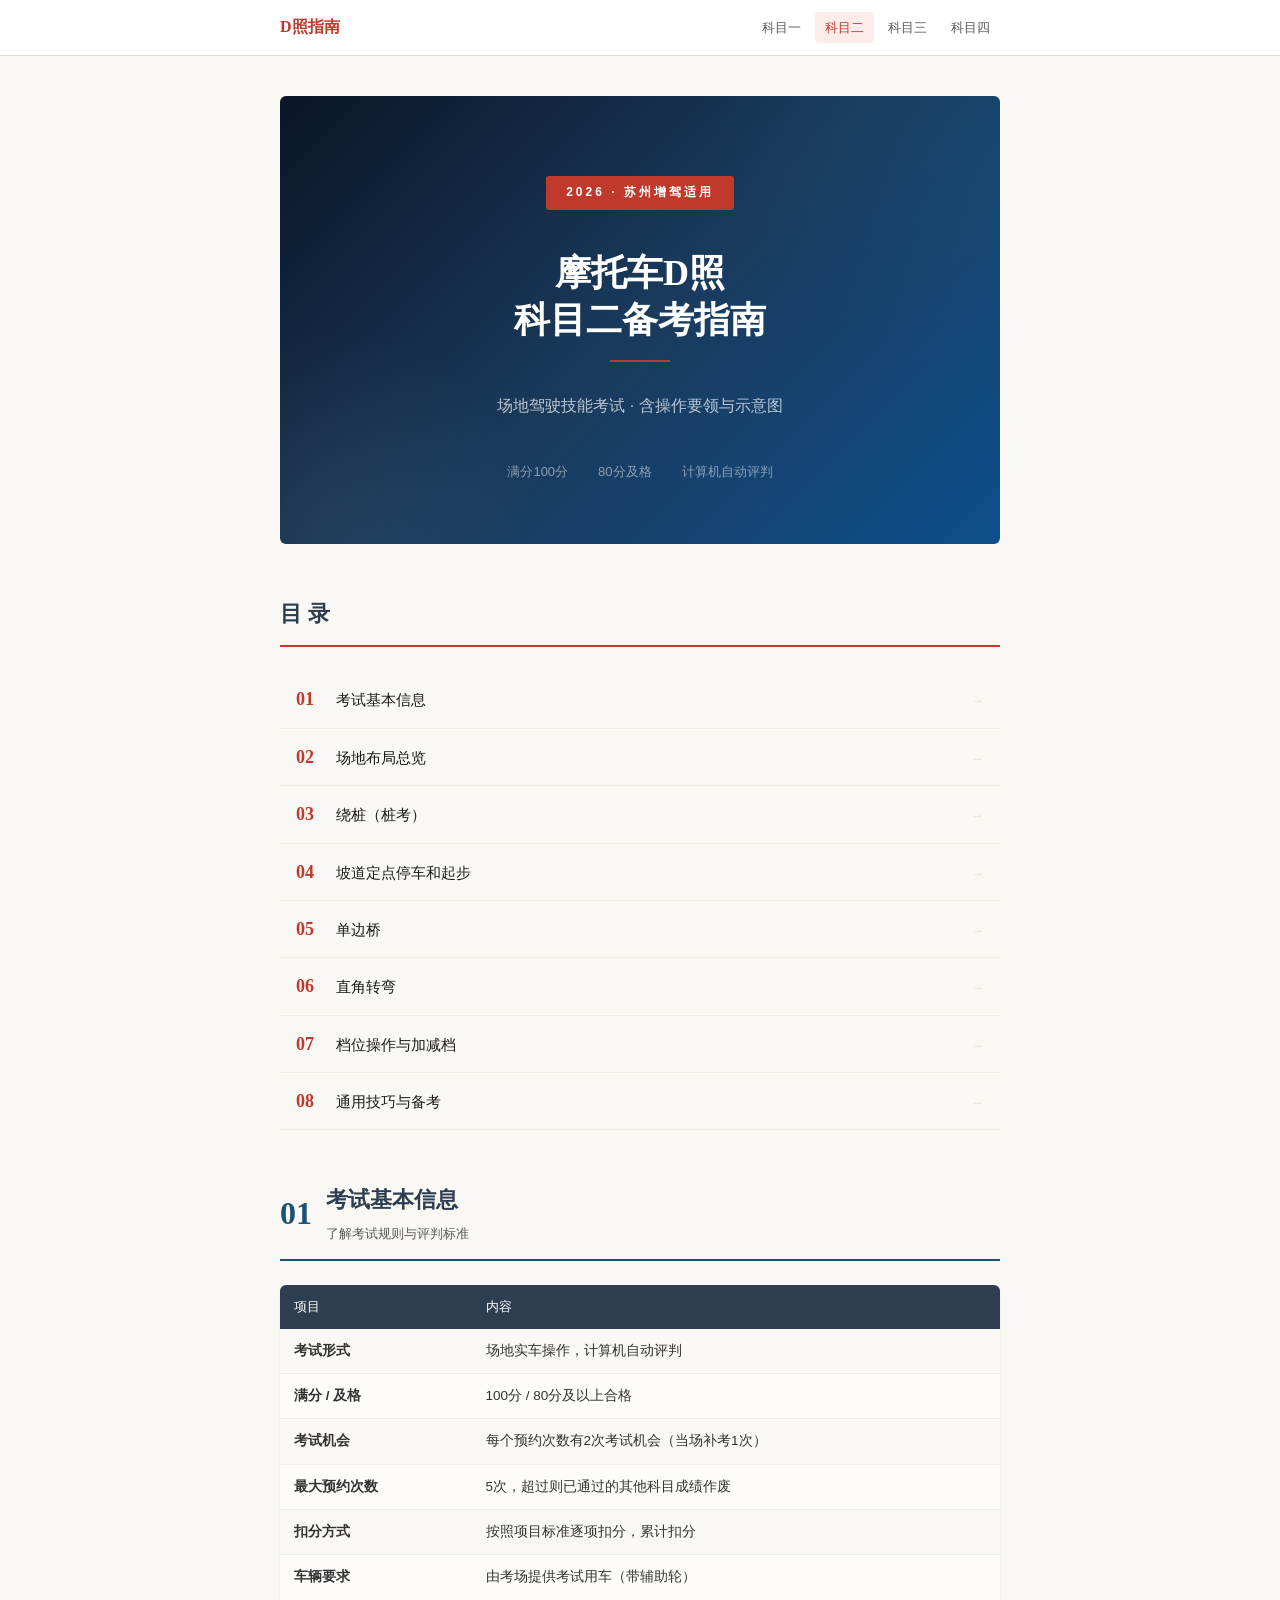
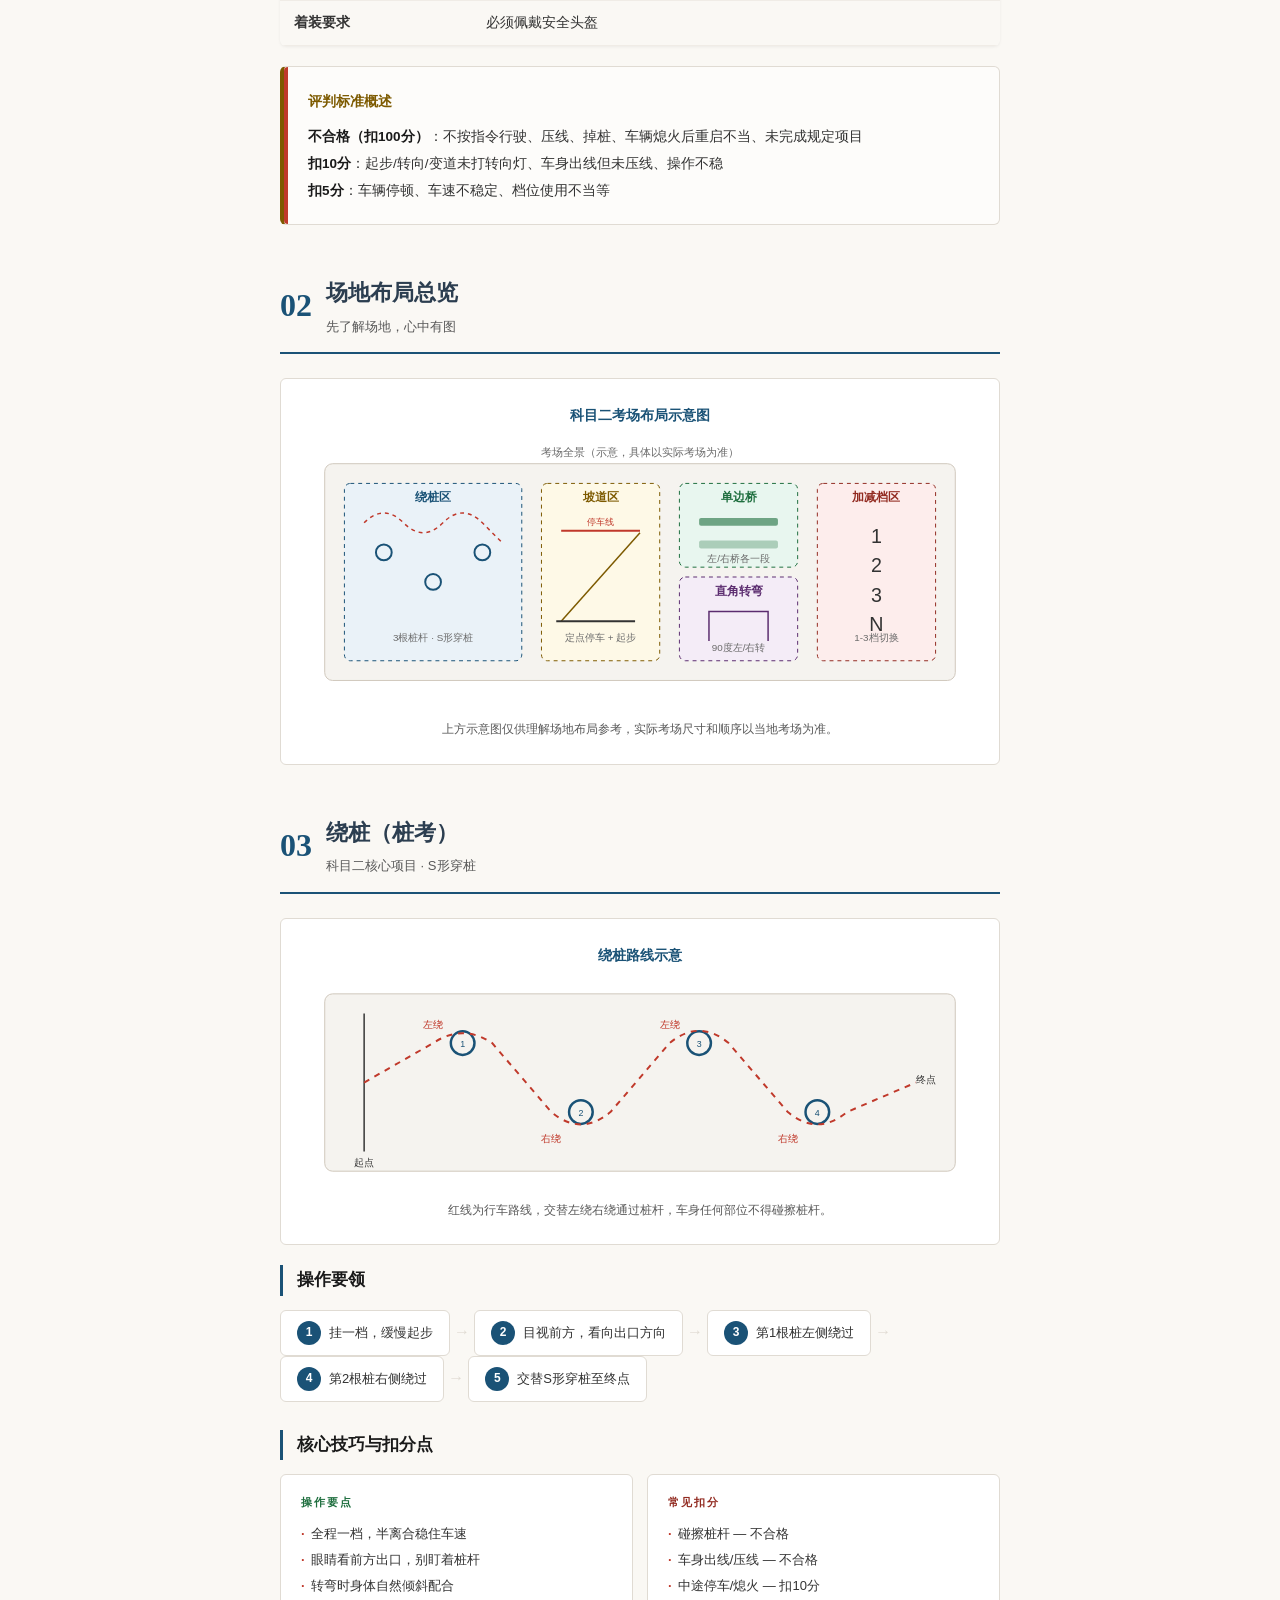
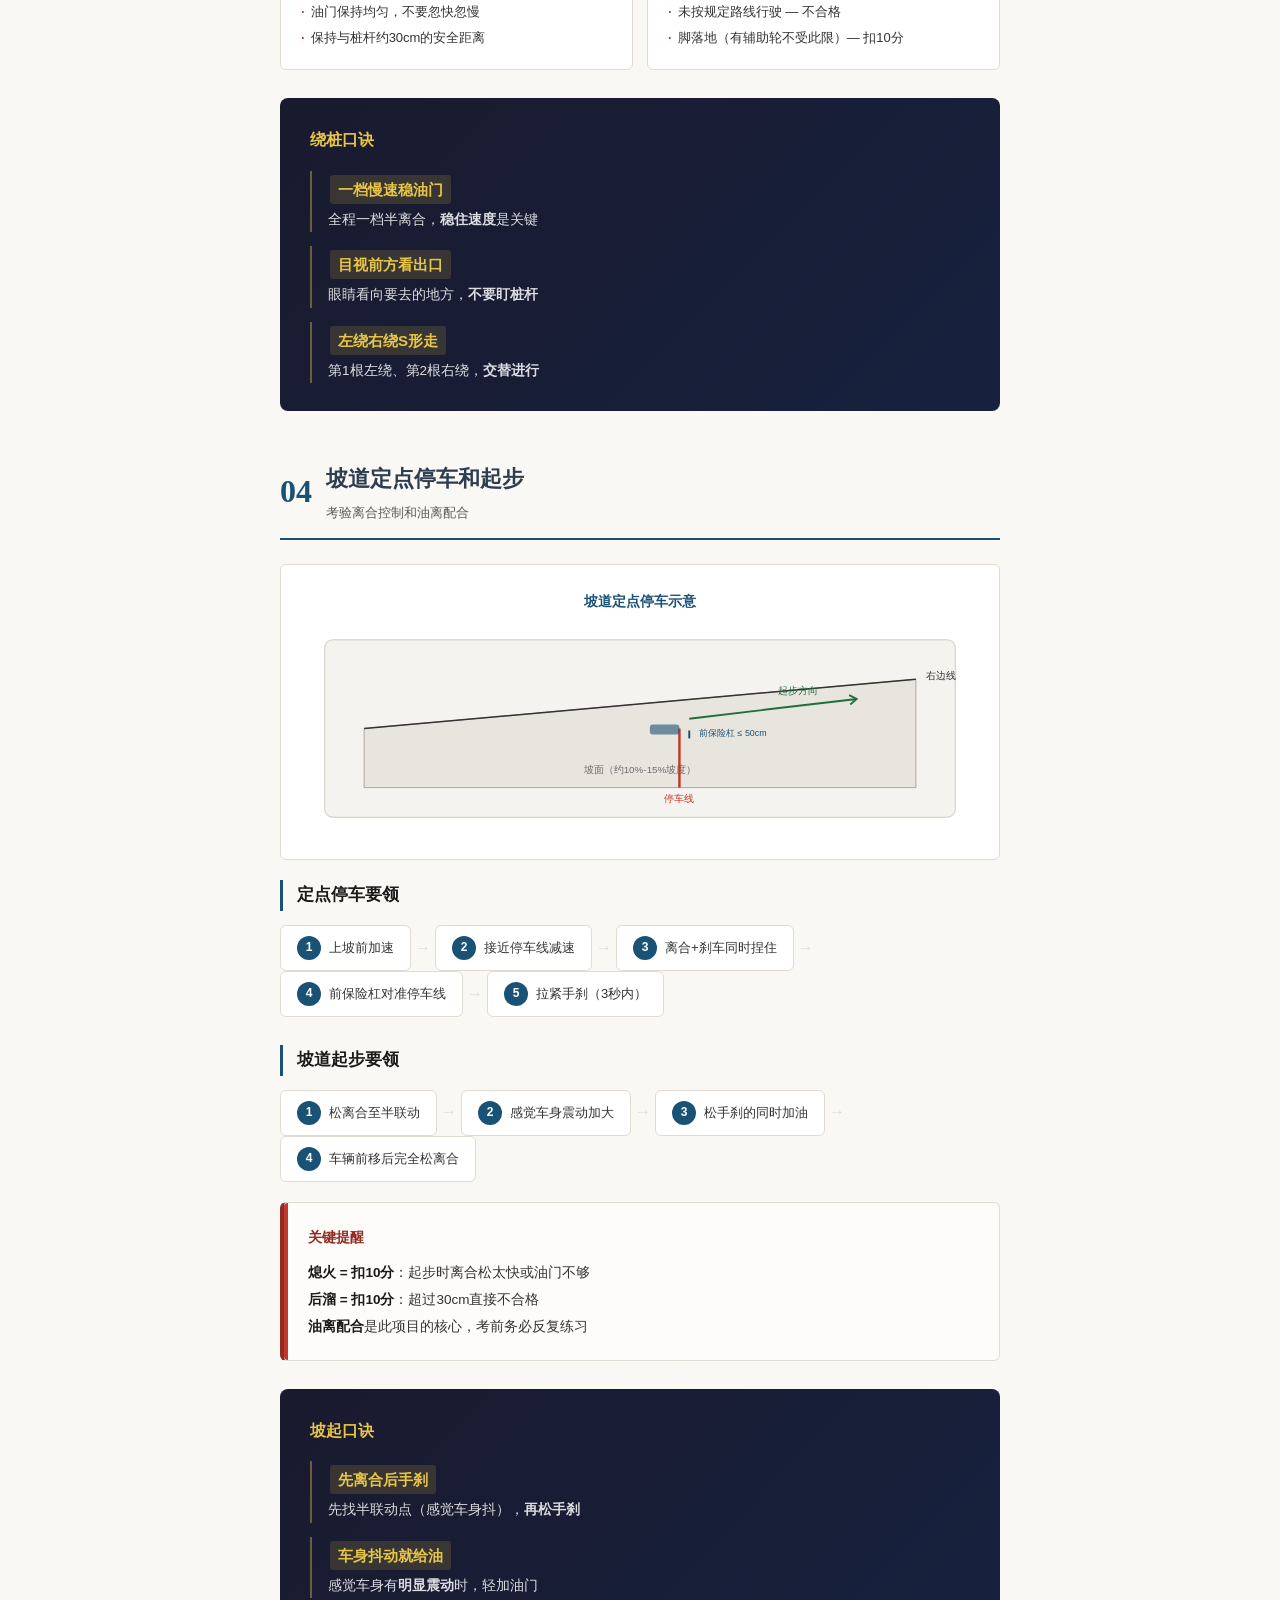
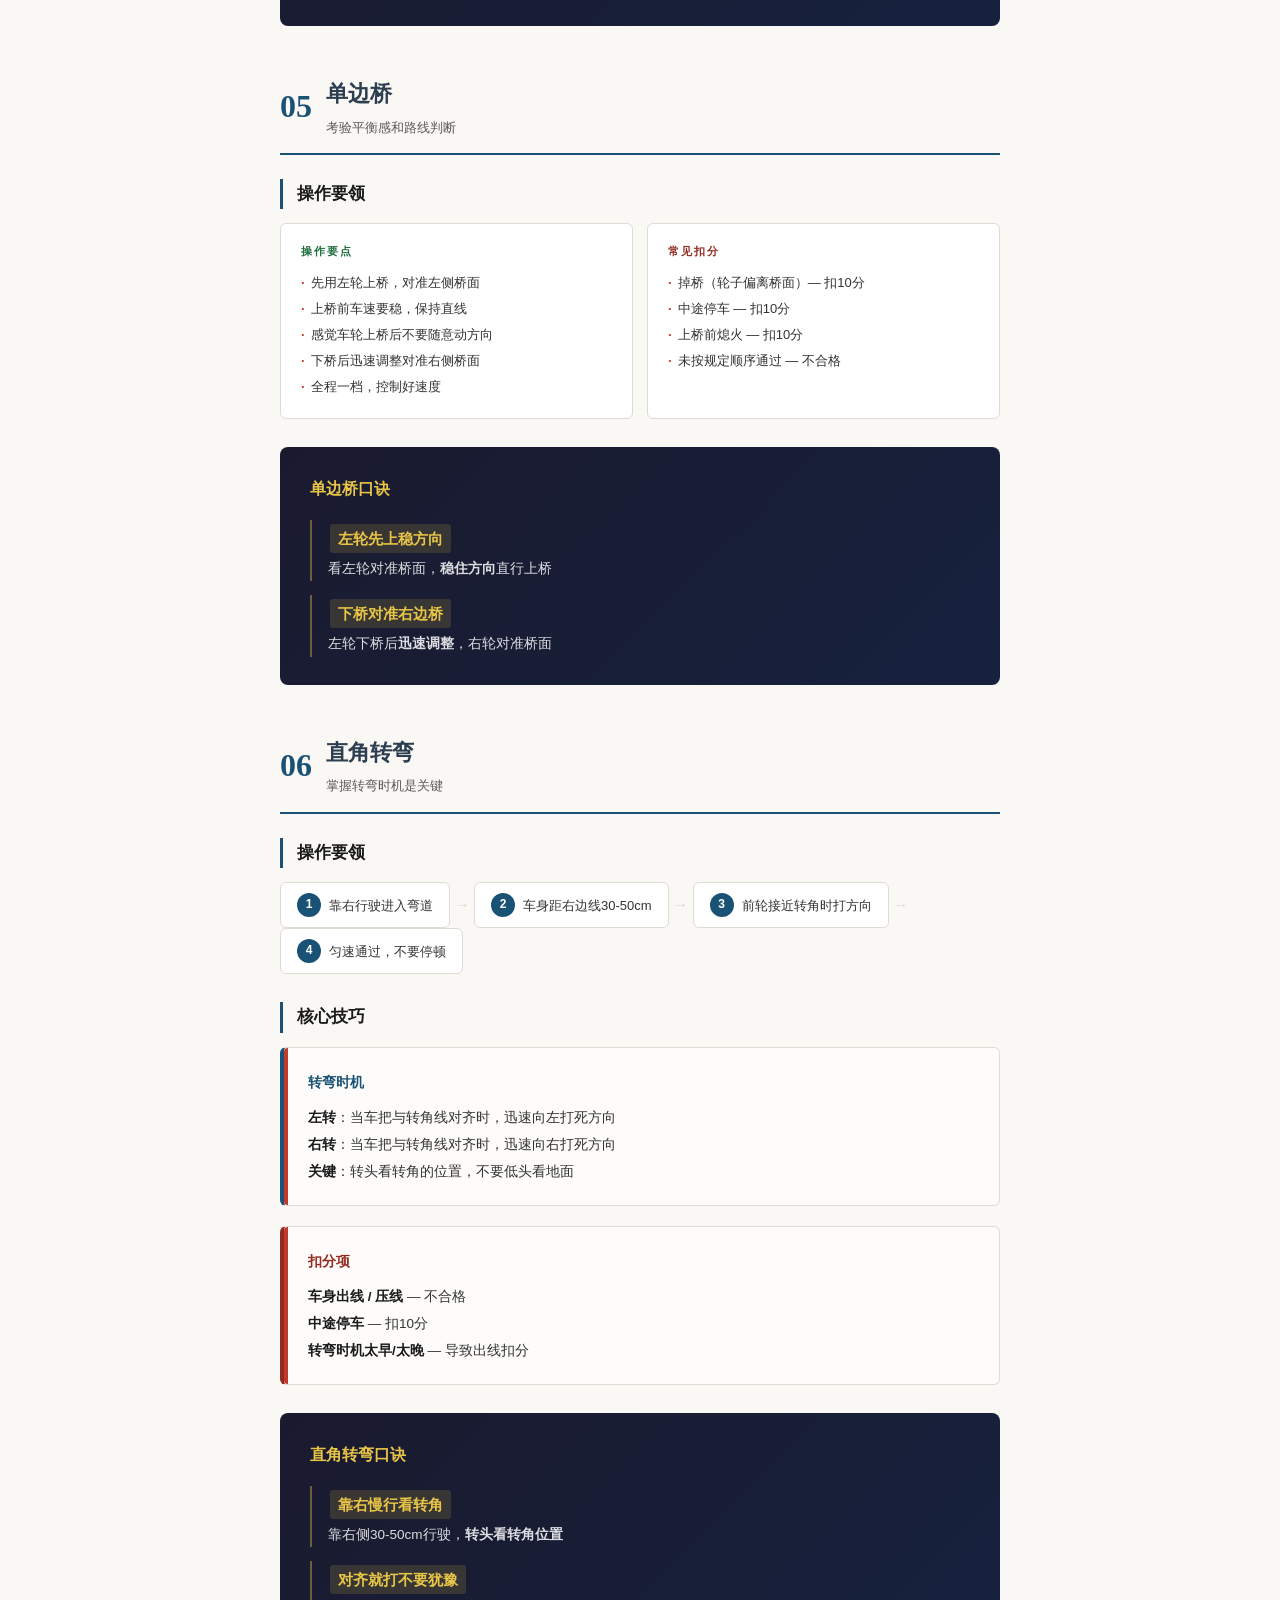
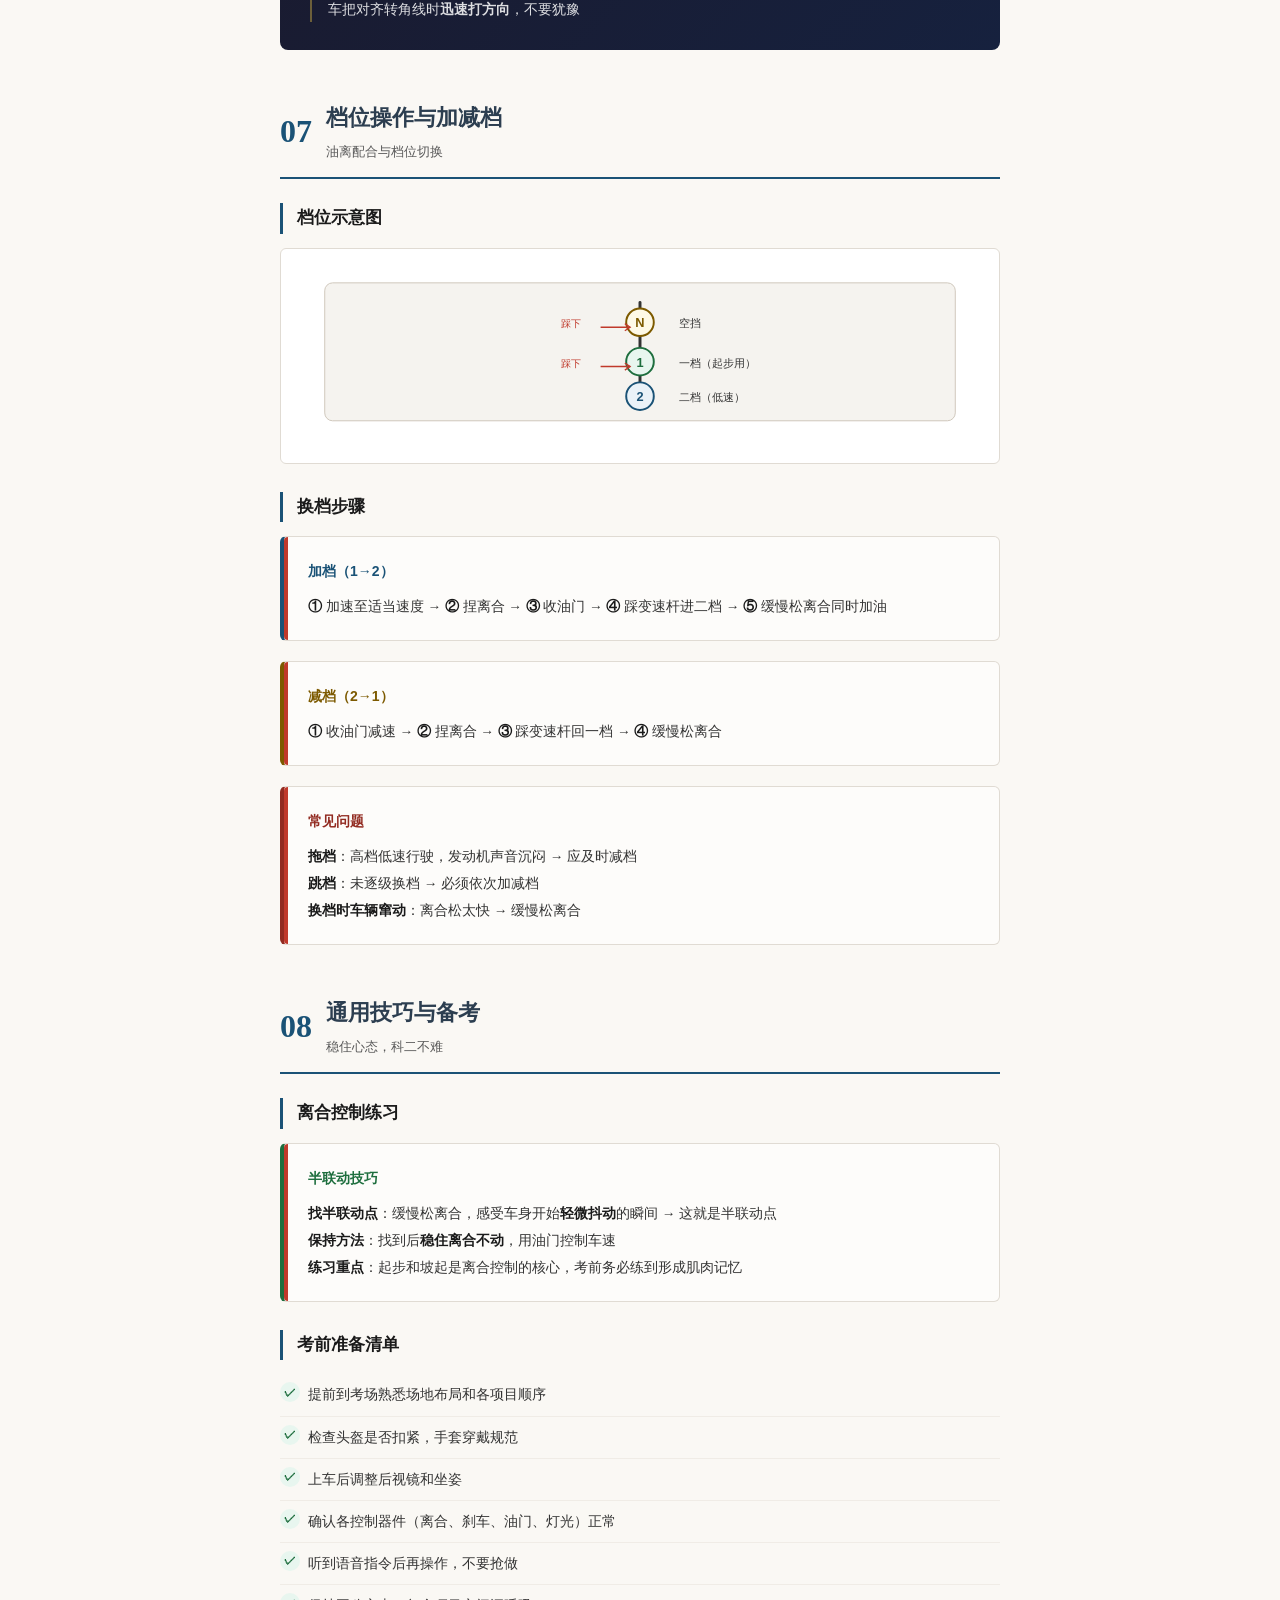
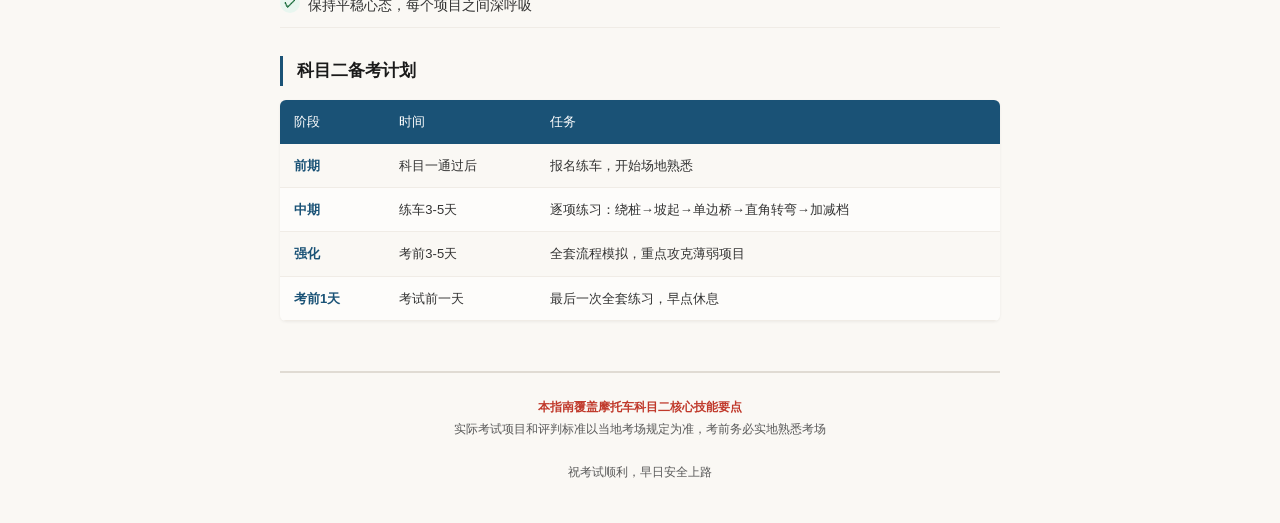
<file: k2.html>
<!DOCTYPE html>
<html lang="zh-CN">
<head>
<meta charset="UTF-8">
<meta name="viewport" content="width=device-width, initial-scale=1.0">
<meta name="description" content="2026年摩托车D照科目二：场地驾驶技能考试，含绕桩、坡道停车、单边桥、直角转弯等项目的图解说明和扣分速查。">
<meta name="keywords" content="摩托车D照,科目二,场地驾驶,绕桩,坡道停车,扣分表">
<meta property="og:title" content="摩托车D照科目二 — 场地驾驶技能考试">
<meta property="og:description" content="科目二场地考试复习指南，含SVG图解说明、扣分速查表、备考计划。">
<meta property="og:type" content="website">
<meta http-equiv="Content-Security-Policy" content="default-src 'self'; style-src 'self' 'unsafe-inline' https://fonts.googleapis.com; font-src https://fonts.gstatic.com; script-src 'self' 'unsafe-inline'; img-src 'self' data:;">
<meta http-equiv="X-Frame-Options" content="DENY">
<meta http-equiv="X-Content-Type-Options" content="nosniff">
<meta name="referrer" content="strict-origin-when-cross-origin">
<title>2026年摩托车D照科目二 — 场地驾驶技能考试</title>
<link rel="preconnect" href="https://fonts.googleapis.com">
<link rel="preconnect" href="https://fonts.gstatic.com" crossorigin>
<link href="https://fonts.googleapis.com/css2?family=Noto+Serif+SC:wght@400;700;900&family=Noto+Sans+SC:wght@300;400;500;700&display=swap" rel="stylesheet">
<link rel="stylesheet" href="common.css">
<style>
  .section-header { border-bottom-color: var(--tag-blue); }
  .section-num { color: var(--tag-blue); }
  .sub-section h3 { border-left-color: var(--tag-blue); }
  .callout::before { background: var(--accent); }
  .callout-title { color: var(--accent); }
  .plan-table thead th { background: var(--tag-blue); }
  .plan-table .day-cell { color: var(--tag-blue); }
  .cover { background: linear-gradient(135deg, #0a1628 0%, #1a3a5c 50%, #0d4f8b 100%); }
  .cover::before { background: radial-gradient(circle, rgba(26,82,118,0.3) 0%, transparent 70%); }
  .tip-card .tip-label.label-blue { color: var(--tag-blue); }
  .diagram-box .diagram-title { color: var(--tag-blue); }
  .step-num { background: var(--tag-blue); }
  .deduct-table thead th { background: var(--tag-blue); }
</style>
</head>
<body>

<nav class="site-nav">
  <div class="site-nav-inner">
    <a href="index.html" class="logo">D照指南</a>
    <div class="nav-links">
      <a href="k1.html">科目一</a>
      <a href="k2.html" class="active">科目二</a>
      <a href="k3.html">科目三</a>
      <a href="k4.html">科目四</a>
    </div>
  </div>
</nav>

<div class="page-container">

  <!-- COVER -->
  <div class="cover">
    <div class="badge">2026 · 苏州增驾适用</div>
    <h1>摩托车D照<br>科目二备考指南</h1>
    <div class="divider-line"></div>
    <div class="subtitle">场地驾驶技能考试 · 含操作要领与示意图</div>
    <div class="meta">
      <span>满分100分</span>
      <span>80分及格</span>
      <span>计算机自动评判</span>
    </div>
  </div>

  <!-- TOC -->
  <div class="toc">
    <h2>目 录</h2>
    <ol class="toc-list">
      <li><a href="#sec-01">考试基本信息<span class="toc-arrow">→</span></a></li>
      <li><a href="#sec-02">场地布局总览<span class="toc-arrow">→</span></a></li>
      <li><a href="#sec-03">绕桩（桩考）<span class="toc-arrow">→</span></a></li>
      <li><a href="#sec-04">坡道定点停车和起步<span class="toc-arrow">→</span></a></li>
      <li><a href="#sec-05">单边桥<span class="toc-arrow">→</span></a></li>
      <li><a href="#sec-06">直角转弯<span class="toc-arrow">→</span></a></li>
      <li><a href="#sec-07">档位操作与加减档<span class="toc-arrow">→</span></a></li>
      <li><a href="#sec-08">通用技巧与备考<span class="toc-arrow">→</span></a></li>
    </ol>
  </div>

  <!-- SECTION 1 -->
  <div class="section" id="sec-01">
    <div class="section-header">
      <div class="section-num">01</div>
      <div>
        <div class="section-title">考试基本信息</div>
        <div class="section-desc">了解考试规则与评判标准</div>
      </div>
    </div>
    <table class="data-table">
      <thead><tr><th>项目</th><th>内容</th></tr></thead>
      <tbody>
        <tr><td><strong>考试形式</strong></td><td>场地实车操作，计算机自动评判</td></tr>
        <tr><td><strong>满分 / 及格</strong></td><td>100分 / 80分及以上合格</td></tr>
        <tr><td><strong>考试机会</strong></td><td>每个预约次数有2次考试机会（当场补考1次）</td></tr>
        <tr><td><strong>最大预约次数</strong></td><td>5次，超过则已通过的其他科目成绩作废</td></tr>
        <tr><td><strong>扣分方式</strong></td><td>按照项目标准逐项扣分，累计扣分</td></tr>
        <tr><td><strong>车辆要求</strong></td><td>由考场提供考试用车（带辅助轮）</td></tr>
        <tr><td><strong>着装要求</strong></td><td>必须佩戴安全头盔</td></tr>
      </tbody>
    </table>
    <div class="callout callout-orange">
      <div class="callout-title callout-title-orange">评判标准概述</div>
      <strong>不合格（扣100分）</strong>：不按指令行驶、压线、掉桩、车辆熄火后重启不当、未完成规定项目<br>
      <strong>扣10分</strong>：起步/转向/变道未打转向灯、车身出线但未压线、操作不稳<br>
      <strong>扣5分</strong>：车辆停顿、车速不稳定、档位使用不当等
    </div>
  </div>

  <!-- SECTION 2 -->
  <div class="section" id="sec-02">
    <div class="section-header">
      <div class="section-num">02</div>
      <div>
        <div class="section-title">场地布局总览</div>
        <div class="section-desc">先了解场地，心中有图</div>
      </div>
    </div>
    <div class="diagram-box">
      <div class="diagram-title">科目二考场布局示意图</div>
      <svg viewBox="0 0 680 260" xmlns="http://www.w3.org/2000/svg" style="max-width:100%;height:auto;">
        <rect x="20" y="20" width="640" height="220" rx="8" fill="#f5f3ef" stroke="#d0c8bc" stroke-width="1"/>
        <text x="340" y="12" text-anchor="middle" font-size="11" fill="#6b6b6b">考场全景（示意，具体以实际考场为准）</text>
        <!-- 绕桩区 -->
        <rect x="40" y="40" width="180" height="180" rx="6" fill="#eaf2f8" stroke="#1a5276" stroke-width="1" stroke-dasharray="4"/>
        <text x="130" y="58" text-anchor="middle" font-size="12" font-weight="bold" fill="#1a5276">绕桩区</text>
        <circle cx="80" cy="110" r="8" fill="none" stroke="#1a5276" stroke-width="2"/>
        <circle cx="130" cy="140" r="8" fill="none" stroke="#1a5276" stroke-width="2"/>
        <circle cx="180" cy="110" r="8" fill="none" stroke="#1a5276" stroke-width="2"/>
        <path d="M 60 80 Q 80 60, 100 80 Q 120 100, 140 80 Q 160 60, 180 80 L 200 100" fill="none" stroke="#c0392b" stroke-width="1.5" stroke-dasharray="4"/>
        <text x="130" y="200" text-anchor="middle" font-size="10" fill="#6b6b6b">3根桩杆 · S形穿桩</text>
        <!-- 坡道区 -->
        <rect x="240" y="40" width="120" height="180" rx="6" fill="#fef9e7" stroke="#7d5a00" stroke-width="1" stroke-dasharray="4"/>
        <text x="300" y="58" text-anchor="middle" font-size="12" font-weight="bold" fill="#7d5a00">坡道区</text>
        <line x1="260" y1="180" x2="340" y2="90" stroke="#7d5a00" stroke-width="1.5"/>
        <line x1="255" y1="180" x2="335" y2="180" stroke="#333" stroke-width="2"/>
        <line x1="260" y1="88" x2="340" y2="88" stroke="#c0392b" stroke-width="2"/>
        <text x="300" y="82" text-anchor="middle" font-size="9" fill="#c0392b">停车线</text>
        <text x="300" y="200" text-anchor="middle" font-size="10" fill="#6b6b6b">定点停车 + 起步</text>
        <!-- 单边桥 -->
        <rect x="380" y="40" width="120" height="85" rx="6" fill="#e8f6ef" stroke="#1e6e3e" stroke-width="1" stroke-dasharray="4"/>
        <text x="440" y="58" text-anchor="middle" font-size="12" font-weight="bold" fill="#1e6e3e">单边桥</text>
        <rect x="400" y="75" width="80" height="8" rx="2" fill="#1e6e3e" opacity="0.6"/>
        <rect x="400" y="98" width="80" height="8" rx="2" fill="#1e6e3e" opacity="0.3"/>
        <text x="440" y="120" text-anchor="middle" font-size="10" fill="#6b6b6b">左/右桥各一段</text>
        <!-- 直角转弯 -->
        <rect x="380" y="135" width="120" height="85" rx="6" fill="#f4ecf7" stroke="#5b2c6f" stroke-width="1" stroke-dasharray="4"/>
        <text x="440" y="153" text-anchor="middle" font-size="12" font-weight="bold" fill="#5b2c6f">直角转弯</text>
        <path d="M 410 200 L 410 170 L 470 170 L 470 200" fill="none" stroke="#5b2c6f" stroke-width="1.5"/>
        <text x="440" y="210" text-anchor="middle" font-size="10" fill="#6b6b6b">90度左/右转</text>
        <!-- 档位区 -->
        <rect x="520" y="40" width="120" height="180" rx="6" fill="#fdedec" stroke="#922b21" stroke-width="1" stroke-dasharray="4"/>
        <text x="580" y="58" text-anchor="middle" font-size="12" font-weight="bold" fill="#922b21">加减档区</text>
        <text x="580" y="100" text-anchor="middle" font-size="20" fill="#333">1</text>
        <text x="580" y="130" text-anchor="middle" font-size="20" fill="#333">2</text>
        <text x="580" y="160" text-anchor="middle" font-size="20" fill="#333">3</text>
        <text x="580" y="190" text-anchor="middle" font-size="20" fill="#333">N</text>
        <text x="580" y="200" text-anchor="middle" font-size="10" fill="#6b6b6b">1-3档切换</text>
      </svg>
      <div class="diagram-note">上方示意图仅供理解场地布局参考，实际考场尺寸和顺序以当地考场为准。</div>
    </div>
  </div>

  <!-- SECTION 3 -->
  <div class="section" id="sec-03">
    <div class="section-header">
      <div class="section-num">03</div>
      <div>
        <div class="section-title">绕桩（桩考）</div>
        <div class="section-desc">科目二核心项目 · S形穿桩</div>
      </div>
    </div>

    <div class="diagram-box">
      <div class="diagram-title">绕桩路线示意</div>
      <svg viewBox="0 0 680 200" xmlns="http://www.w3.org/2000/svg" style="max-width:100%;height:auto;">
        <rect x="20" y="10" width="640" height="180" rx="8" fill="#f5f3ef" stroke="#d0c8bc" stroke-width="1"/>
        <!-- 起点线 -->
        <line x1="60" y1="170" x2="60" y2="30" stroke="#333" stroke-width="1.5"/>
        <text x="60" y="185" text-anchor="middle" font-size="10" fill="#333">起点</text>
        <!-- 桩杆 -->
        <circle cx="160" cy="60" r="12" fill="none" stroke="#1a5276" stroke-width="2.5"/>
        <text x="160" y="64" text-anchor="middle" font-size="9" fill="#1a5276">1</text>
        <circle cx="280" cy="130" r="12" fill="none" stroke="#1a5276" stroke-width="2.5"/>
        <text x="280" y="134" text-anchor="middle" font-size="9" fill="#1a5276">2</text>
        <circle cx="400" cy="60" r="12" fill="none" stroke="#1a5276" stroke-width="2.5"/>
        <text x="400" y="64" text-anchor="middle" font-size="9" fill="#1a5276">3</text>
        <circle cx="520" cy="130" r="12" fill="none" stroke="#1a5276" stroke-width="2.5"/>
        <text x="520" y="134" text-anchor="middle" font-size="9" fill="#1a5276">4</text>
        <!-- 绕行路线 -->
        <path d="M 60 100 L 130 60 Q 160 40, 190 60 L 250 130 Q 280 155, 310 130 L 370 60 Q 400 35, 430 60 L 490 130 Q 520 155, 550 130 L 620 100"
              fill="none" stroke="#c0392b" stroke-width="2" stroke-dasharray="6"/>
        <text x="620" y="100" text-anchor="start" font-size="10" fill="#333"> 终点</text>
        <!-- 标注 -->
        <text x="120" y="45" font-size="10" fill="#c0392b">左绕</text>
        <text x="240" y="160" font-size="10" fill="#c0392b">右绕</text>
        <text x="360" y="45" font-size="10" fill="#c0392b">左绕</text>
        <text x="480" y="160" font-size="10" fill="#c0392b">右绕</text>
      </svg>
      <div class="diagram-note">红线为行车路线，交替左绕右绕通过桩杆，车身任何部位不得碰擦桩杆。</div>
    </div>

    <div class="sub-section">
      <h3>操作要领</h3>
      <div class="step-flow">
        <div class="step-item"><div class="step-num">1</div>挂一档，缓慢起步</div>
        <span class="step-arrow">→</span>
        <div class="step-item"><div class="step-num">2</div>目视前方，看向出口方向</div>
        <span class="step-arrow">→</span>
        <div class="step-item"><div class="step-num">3</div>第1根桩左侧绕过</div>
        <span class="step-arrow">→</span>
        <div class="step-item"><div class="step-num">4</div>第2根桩右侧绕过</div>
        <span class="step-arrow">→</span>
        <div class="step-item"><div class="step-num">5</div>交替S形穿桩至终点</div>
      </div>
    </div>

    <div class="sub-section">
      <h3>核心技巧与扣分点</h3>
      <div class="tip-grid">
        <div class="tip-card">
          <div class="tip-label label-green">操作要点</div>
          <ul>
            <li>全程一档，半离合稳住车速</li>
            <li>眼睛看前方出口，别盯着桩杆</li>
            <li>转弯时身体自然倾斜配合</li>
            <li>油门保持均匀，不要忽快忽慢</li>
            <li>保持与桩杆约30cm的安全距离</li>
          </ul>
        </div>
        <div class="tip-card">
          <div class="tip-label label-red">常见扣分</div>
          <ul>
            <li>碰擦桩杆 — 不合格</li>
            <li>车身出线/压线 — 不合格</li>
            <li>中途停车/熄火 — 扣10分</li>
            <li>未按规定路线行驶 — 不合格</li>
            <li>脚落地（有辅助轮不受此限）— 扣10分</li>
          </ul>
        </div>
      </div>
    </div>

    <div class="mnemonic-box">
      <div class="mnemonic-title">绕桩口诀</div>
      <div class="mnemonic-item">
        <div class="mnemonic-highlight">一档慢速稳油门</div>
        <div class="mnemonic-text">全程一档半离合，<strong>稳住速度</strong>是关键</div>
      </div>
      <div class="mnemonic-item">
        <div class="mnemonic-highlight">目视前方看出口</div>
        <div class="mnemonic-text">眼睛看向要去的地方，<strong>不要盯桩杆</strong></div>
      </div>
      <div class="mnemonic-item">
        <div class="mnemonic-highlight">左绕右绕S形走</div>
        <div class="mnemonic-text">第1根左绕、第2根右绕，<strong>交替进行</strong></div>
      </div>
    </div>
  </div>

  <!-- SECTION 4 -->
  <div class="section" id="sec-04">
    <div class="section-header">
      <div class="section-num">04</div>
      <div>
        <div class="section-title">坡道定点停车和起步</div>
        <div class="section-desc">考验离合控制和油离配合</div>
      </div>
    </div>

    <div class="diagram-box">
      <div class="diagram-title">坡道定点停车示意</div>
      <svg viewBox="0 0 680 200" xmlns="http://www.w3.org/2000/svg" style="max-width:100%;height:auto;">
        <rect x="20" y="10" width="640" height="180" rx="8" fill="#f5f3ef" stroke="#d0c8bc" stroke-width="1"/>
        <!-- 坡面 -->
        <polygon points="60,160 620,160 620,50 60,100" fill="#e8e4de" stroke="#b0a898" stroke-width="1"/>
        <text x="340" y="145" text-anchor="middle" font-size="10" fill="#6b6b6b">坡面（约10%-15%坡度）</text>
        <!-- 定点停车线 -->
        <line x1="380" y1="100" x2="380" y2="160" stroke="#c0392b" stroke-width="2.5"/>
        <text x="380" y="175" text-anchor="middle" font-size="10" fill="#c0392b">停车线</text>
        <!-- 前保险杠标记 -->
        <line x1="390" y1="102" x2="390" y2="110" stroke="#1a5276" stroke-width="2"/>
        <text x="400" y="108" font-size="9" fill="#1a5276">前保险杠 ≤ 50cm</text>
        <!-- 摩托车示意 -->
        <rect x="350" y="96" width="30" height="10" rx="3" fill="#1a5276" opacity="0.6"/>
        <!-- 右边线 -->
        <line x1="60" y1="100" x2="620" y2="50" stroke="#333" stroke-width="1.5"/>
        <text x="630" y="50" font-size="10" fill="#333">右边线</text>
        <!-- 起步方向 -->
        <path d="M 390 90 L 560 70" fill="none" stroke="#1e6e3e" stroke-width="2" marker-end="url(#arrowG)"/>
        <text x="480" y="65" font-size="10" fill="#1e6e3e">起步方向</text>
        <defs>
          <marker id="arrowG" viewBox="0 0 10 10" refX="8" refY="5" markerWidth="6" markerHeight="6" orient="auto">
            <path d="M2 1L8 5L2 9" fill="none" stroke="#1e6e3e" stroke-width="1.5"/>
          </marker>
        </defs>
      </svg>
    </div>

    <div class="sub-section">
      <h3>定点停车要领</h3>
      <div class="step-flow">
        <div class="step-item"><div class="step-num">1</div>上坡前加速</div>
        <span class="step-arrow">→</span>
        <div class="step-item"><div class="step-num">2</div>接近停车线减速</div>
        <span class="step-arrow">→</span>
        <div class="step-item"><div class="step-num">3</div>离合+刹车同时捏住</div>
        <span class="step-arrow">→</span>
        <div class="step-item"><div class="step-num">4</div>前保险杠对准停车线</div>
        <span class="step-arrow">→</span>
        <div class="step-item"><div class="step-num">5</div>拉紧手刹（3秒内）</div>
      </div>
    </div>

    <div class="sub-section">
      <h3>坡道起步要领</h3>
      <div class="step-flow">
        <div class="step-item"><div class="step-num">1</div>松离合至半联动</div>
        <span class="step-arrow">→</span>
        <div class="step-item"><div class="step-num">2</div>感觉车身震动加大</div>
        <span class="step-arrow">→</span>
        <div class="step-item"><div class="step-num">3</div>松手刹的同时加油</div>
        <span class="step-arrow">→</span>
        <div class="step-item"><div class="step-num">4</div>车辆前移后完全松离合</div>
      </div>
      <div class="callout callout-red">
        <div class="callout-title callout-title-red">关键提醒</div>
        <strong>熄火 = 扣10分</strong>：起步时离合松太快或油门不够<br>
        <strong>后溜 = 扣10分</strong>：超过30cm直接不合格<br>
        <strong>油离配合</strong>是此项目的核心，考前务必反复练习
      </div>
    </div>

    <div class="mnemonic-box">
      <div class="mnemonic-title">坡起口诀</div>
      <div class="mnemonic-item">
        <div class="mnemonic-highlight">先离合后手刹</div>
        <div class="mnemonic-text">先找半联动点（感觉车身抖），<strong>再松手刹</strong></div>
      </div>
      <div class="mnemonic-item">
        <div class="mnemonic-highlight">车身抖动就给油</div>
        <div class="mnemonic-text">感觉车身有<strong>明显震动</strong>时，轻加油门</div>
      </div>
    </div>
  </div>

  <!-- SECTION 5 -->
  <div class="section" id="sec-05">
    <div class="section-header">
      <div class="section-num">05</div>
      <div>
        <div class="section-title">单边桥</div>
        <div class="section-desc">考验平衡感和路线判断</div>
      </div>
    </div>

    <div class="sub-section">
      <h3>操作要领</h3>
      <div class="tip-grid">
        <div class="tip-card">
          <div class="tip-label label-green">操作要点</div>
          <ul>
            <li>先用左轮上桥，对准左侧桥面</li>
            <li>上桥前车速要稳，保持直线</li>
            <li>感觉车轮上桥后不要随意动方向</li>
            <li>下桥后迅速调整对准右侧桥面</li>
            <li>全程一档，控制好速度</li>
          </ul>
        </div>
        <div class="tip-card">
          <div class="tip-label label-red">常见扣分</div>
          <ul>
            <li>掉桥（轮子偏离桥面）— 扣10分</li>
            <li>中途停车 — 扣10分</li>
            <li>上桥前熄火 — 扣10分</li>
            <li>未按规定顺序通过 — 不合格</li>
          </ul>
        </div>
      </div>
    </div>

    <div class="mnemonic-box">
      <div class="mnemonic-title">单边桥口诀</div>
      <div class="mnemonic-item">
        <div class="mnemonic-highlight">左轮先上稳方向</div>
        <div class="mnemonic-text">看左轮对准桥面，<strong>稳住方向</strong>直行上桥</div>
      </div>
      <div class="mnemonic-item">
        <div class="mnemonic-highlight">下桥对准右边桥</div>
        <div class="mnemonic-text">左轮下桥后<strong>迅速调整</strong>，右轮对准桥面</div>
      </div>
    </div>
  </div>

  <!-- SECTION 6 -->
  <div class="section" id="sec-06">
    <div class="section-header">
      <div class="section-num">06</div>
      <div>
        <div class="section-title">直角转弯</div>
        <div class="section-desc">掌握转弯时机是关键</div>
      </div>
    </div>

    <div class="sub-section">
      <h3>操作要领</h3>
      <div class="step-flow">
        <div class="step-item"><div class="step-num">1</div>靠右行驶进入弯道</div>
        <span class="step-arrow">→</span>
        <div class="step-item"><div class="step-num">2</div>车身距右边线30-50cm</div>
        <span class="step-arrow">→</span>
        <div class="step-item"><div class="step-num">3</div>前轮接近转角时打方向</div>
        <span class="step-arrow">→</span>
        <div class="step-item"><div class="step-num">4</div>匀速通过，不要停顿</div>
      </div>
    </div>

    <div class="sub-section">
      <h3>核心技巧</h3>
      <div class="callout callout-blue">
        <div class="callout-title callout-title-blue">转弯时机</div>
        <strong>左转</strong>：当车把与转角线对齐时，迅速向左打死方向<br>
        <strong>右转</strong>：当车把与转角线对齐时，迅速向右打死方向<br>
        <strong>关键</strong>：转头看转角的位置，不要低头看地面
      </div>
      <div class="callout callout-red">
        <div class="callout-title callout-title-red">扣分项</div>
        <strong>车身出线 / 压线</strong> — 不合格<br>
        <strong>中途停车</strong> — 扣10分<br>
        <strong>转弯时机太早/太晚</strong> — 导致出线扣分
      </div>
    </div>

    <div class="mnemonic-box">
      <div class="mnemonic-title">直角转弯口诀</div>
      <div class="mnemonic-item">
        <div class="mnemonic-highlight">靠右慢行看转角</div>
        <div class="mnemonic-text">靠右侧30-50cm行驶，<strong>转头看转角位置</strong></div>
      </div>
      <div class="mnemonic-item">
        <div class="mnemonic-highlight">对齐就打不要犹豫</div>
        <div class="mnemonic-text">车把对齐转角线时<strong>迅速打方向</strong>，不要犹豫</div>
      </div>
    </div>
  </div>

  <!-- SECTION 7 -->
  <div class="section" id="sec-07">
    <div class="section-header">
      <div class="section-num">07</div>
      <div>
        <div class="section-title">档位操作与加减档</div>
        <div class="section-desc">油离配合与档位切换</div>
      </div>
    </div>

    <div class="sub-section">
      <h3>档位示意图</h3>
      <div class="diagram-box">
        <svg viewBox="0 0 680 160" xmlns="http://www.w3.org/2000/svg" style="max-width:100%;height:auto;">
          <rect x="20" y="10" width="640" height="140" rx="8" fill="#f5f3ef" stroke="#d0c8bc" stroke-width="1"/>
          <!-- 变速杆 -->
          <line x1="340" y1="30" x2="340" y2="130" stroke="#333" stroke-width="3" stroke-linecap="round"/>
          <!-- N -->
          <circle cx="340" cy="50" r="14" fill="#fef9e7" stroke="#7d5a00" stroke-width="2"/>
          <text x="340" y="55" text-anchor="middle" font-size="13" font-weight="bold" fill="#7d5a00">N</text>
          <text x="380" y="55" font-size="11" fill="#333">空挡</text>
          <!-- 1 -->
          <circle cx="340" cy="90" r="14" fill="#e8f6ef" stroke="#1e6e3e" stroke-width="2"/>
          <text x="340" y="95" text-anchor="middle" font-size="13" font-weight="bold" fill="#1e6e3e">1</text>
          <text x="380" y="95" font-size="11" fill="#333">一档（起步用）</text>
          <!-- 2 -->
          <circle cx="340" cy="125" r="14" fill="#eaf2f8" stroke="#1a5276" stroke-width="2"/>
          <text x="340" y="130" text-anchor="middle" font-size="13" font-weight="bold" fill="#1a5276">2</text>
          <text x="380" y="130" font-size="11" fill="#333">二档（低速）</text>
          <!-- 操作方向 -->
          <path d="M 300 55 L 330 55" fill="none" stroke="#c0392b" stroke-width="1.5" marker-end="url(#arrowR)"/>
          <text x="280" y="55" text-anchor="end" font-size="10" fill="#c0392b">踩下</text>
          <path d="M 300 95 L 330 95" fill="none" stroke="#c0392b" stroke-width="1.5" marker-end="url(#arrowR)"/>
          <text x="280" y="95" text-anchor="end" font-size="10" fill="#c0392b">踩下</text>
          <defs>
            <marker id="arrowR" viewBox="0 0 10 10" refX="8" refY="5" markerWidth="6" markerHeight="6" orient="auto">
              <path d="M2 1L8 5L2 9" fill="none" stroke="#c0392b" stroke-width="1.5"/>
            </marker>
          </defs>
        </svg>
      </div>
    </div>

    <div class="sub-section">
      <h3>换档步骤</h3>
      <div class="callout callout-blue">
        <div class="callout-title callout-title-blue">加档（1→2）</div>
        <strong>①</strong> 加速至适当速度 → <strong>②</strong> 捏离合 → <strong>③</strong> 收油门 → <strong>④</strong> 踩变速杆进二档 → <strong>⑤</strong> 缓慢松离合同时加油
      </div>
      <div class="callout callout-orange">
        <div class="callout-title callout-title-orange">减档（2→1）</div>
        <strong>①</strong> 收油门减速 → <strong>②</strong> 捏离合 → <strong>③</strong> 踩变速杆回一档 → <strong>④</strong> 缓慢松离合
      </div>
      <div class="callout callout-red">
        <div class="callout-title callout-title-red">常见问题</div>
        <strong>拖档</strong>：高档低速行驶，发动机声音沉闷 → 应及时减档<br>
        <strong>跳档</strong>：未逐级换档 → 必须依次加减档<br>
        <strong>换档时车辆窜动</strong>：离合松太快 → 缓慢松离合
      </div>
    </div>
  </div>

  <!-- SECTION 8 -->
  <div class="section" id="sec-08">
    <div class="section-header">
      <div class="section-num">08</div>
      <div>
        <div class="section-title">通用技巧与备考</div>
        <div class="section-desc">稳住心态，科二不难</div>
      </div>
    </div>

    <div class="sub-section">
      <h3>离合控制练习</h3>
      <div class="callout callout-green">
        <div class="callout-title callout-title-green">半联动技巧</div>
        <strong>找半联动点</strong>：缓慢松离合，感受车身开始<strong>轻微抖动</strong>的瞬间 → 这就是半联动点<br>
        <strong>保持方法</strong>：找到后<strong>稳住离合不动</strong>，用油门控制车速<br>
        <strong>练习重点</strong>：起步和坡起是离合控制的核心，考前务必练到形成肌肉记忆
      </div>
    </div>

    <div class="sub-section">
      <h3>考前准备清单</h3>
      <ul class="checklist">
        <li>提前到考场熟悉场地布局和各项目顺序</li>
        <li>检查头盔是否扣紧，手套穿戴规范</li>
        <li>上车后调整后视镜和坐姿</li>
        <li>确认各控制器件（离合、刹车、油门、灯光）正常</li>
        <li>听到语音指令后再操作，不要抢做</li>
        <li>保持平稳心态，每个项目之间深呼吸</li>
      </ul>
    </div>

    <div class="sub-section">
      <h3>科目二备考计划</h3>
      <table class="plan-table">
        <thead><tr><th>阶段</th><th>时间</th><th>任务</th></tr></thead>
        <tbody>
          <tr><td class="day-cell">前期</td><td>科目一通过后</td><td>报名练车，开始场地熟悉</td></tr>
          <tr><td class="day-cell">中期</td><td>练车3-5天</td><td>逐项练习：绕桩→坡起→单边桥→直角转弯→加减档</td></tr>
          <tr><td class="day-cell">强化</td><td>考前3-5天</td><td>全套流程模拟，重点攻克薄弱项目</td></tr>
          <tr><td class="day-cell">考前1天</td><td>考试前一天</td><td>最后一次全套练习，早点休息</td></tr>
        </tbody>
      </table>
    </div>
  </div>

  <!-- FOOTER -->
  <div class="footer-note">
    <strong>本指南覆盖摩托车科目二核心技能要点</strong><br>
    实际考试项目和评判标准以当地考场规定为准，考前务必实地熟悉考场<br><br>
    祝考试顺利，早日安全上路
  </div>

</div>

<button class="back-to-top" id="backToTop" onclick="window.scrollTo({top:0})">↑</button>

<script>
  const btn = document.getElementById('backToTop');
  window.addEventListener('scroll', () => {
    btn.classList.add('visible');
    if (window.scrollY <= 400) btn.classList.remove('visible');
  });
</script>

</body>
</html>
</file>
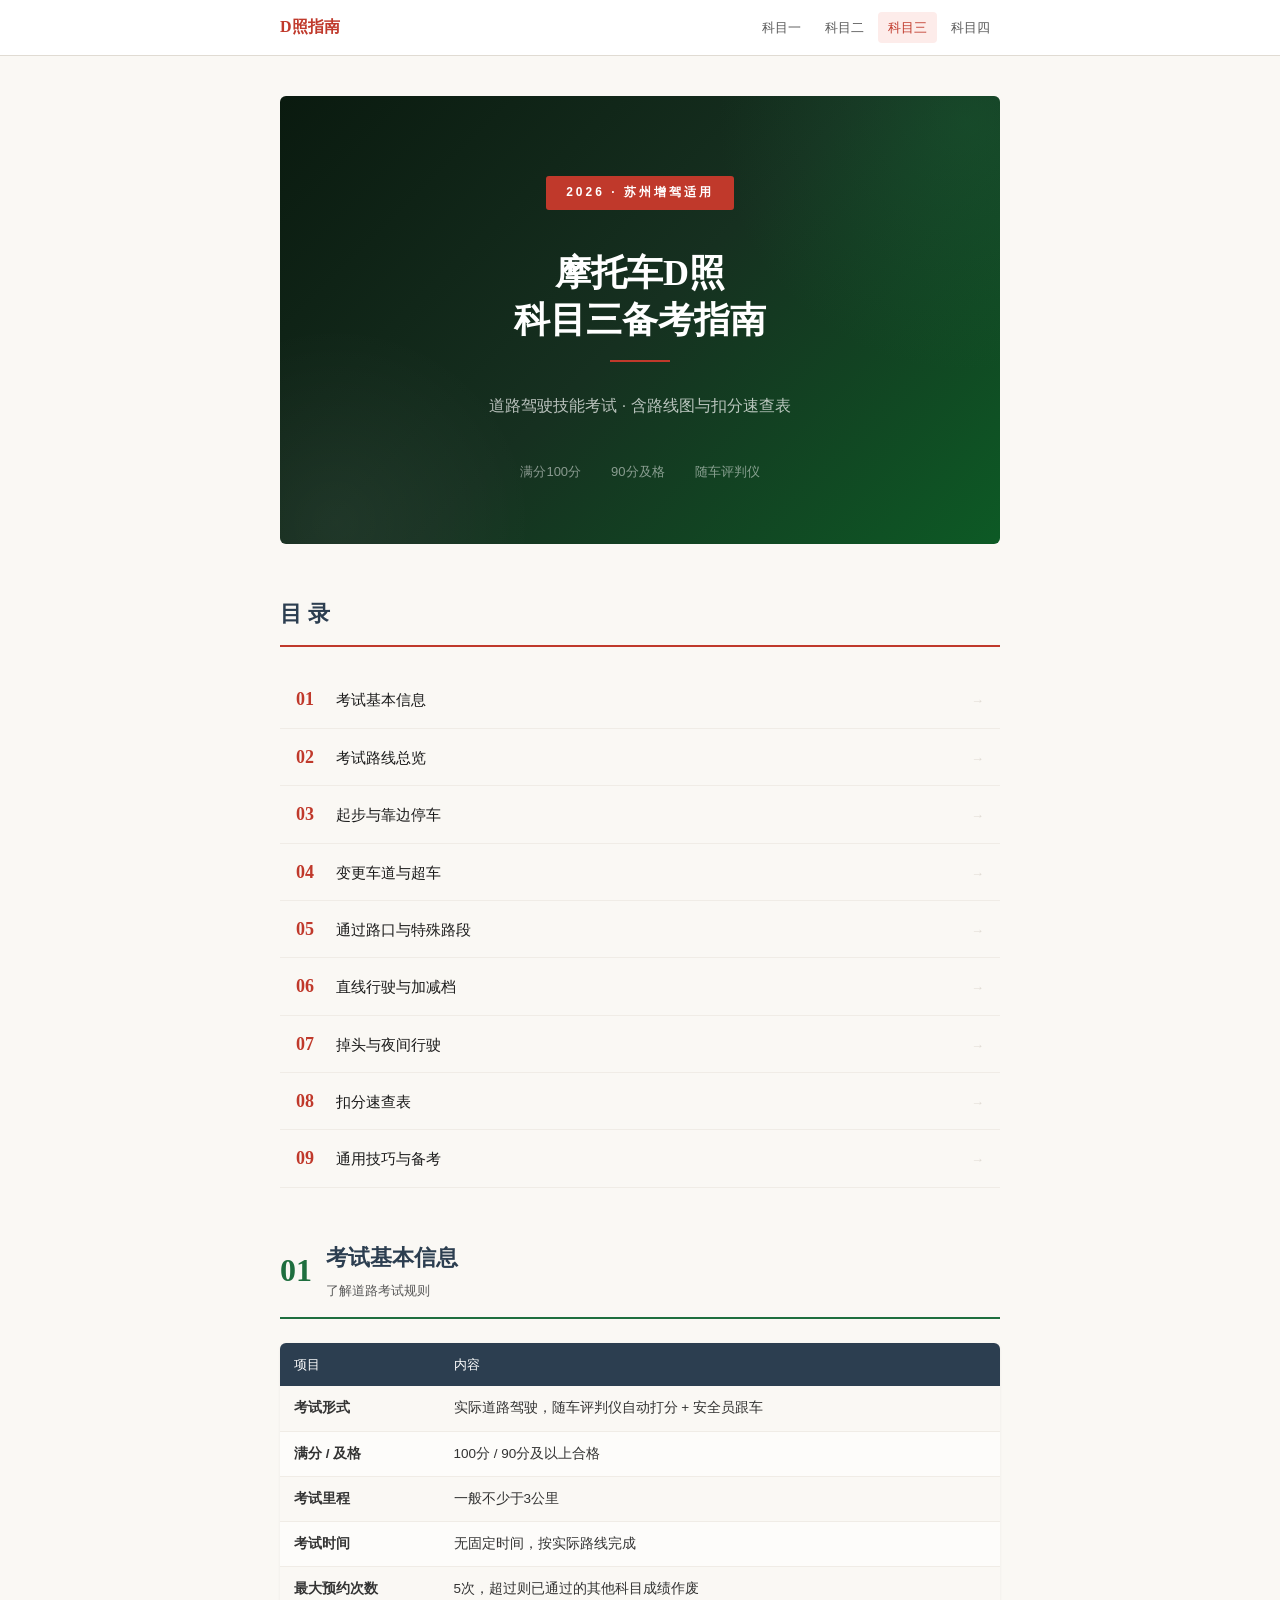
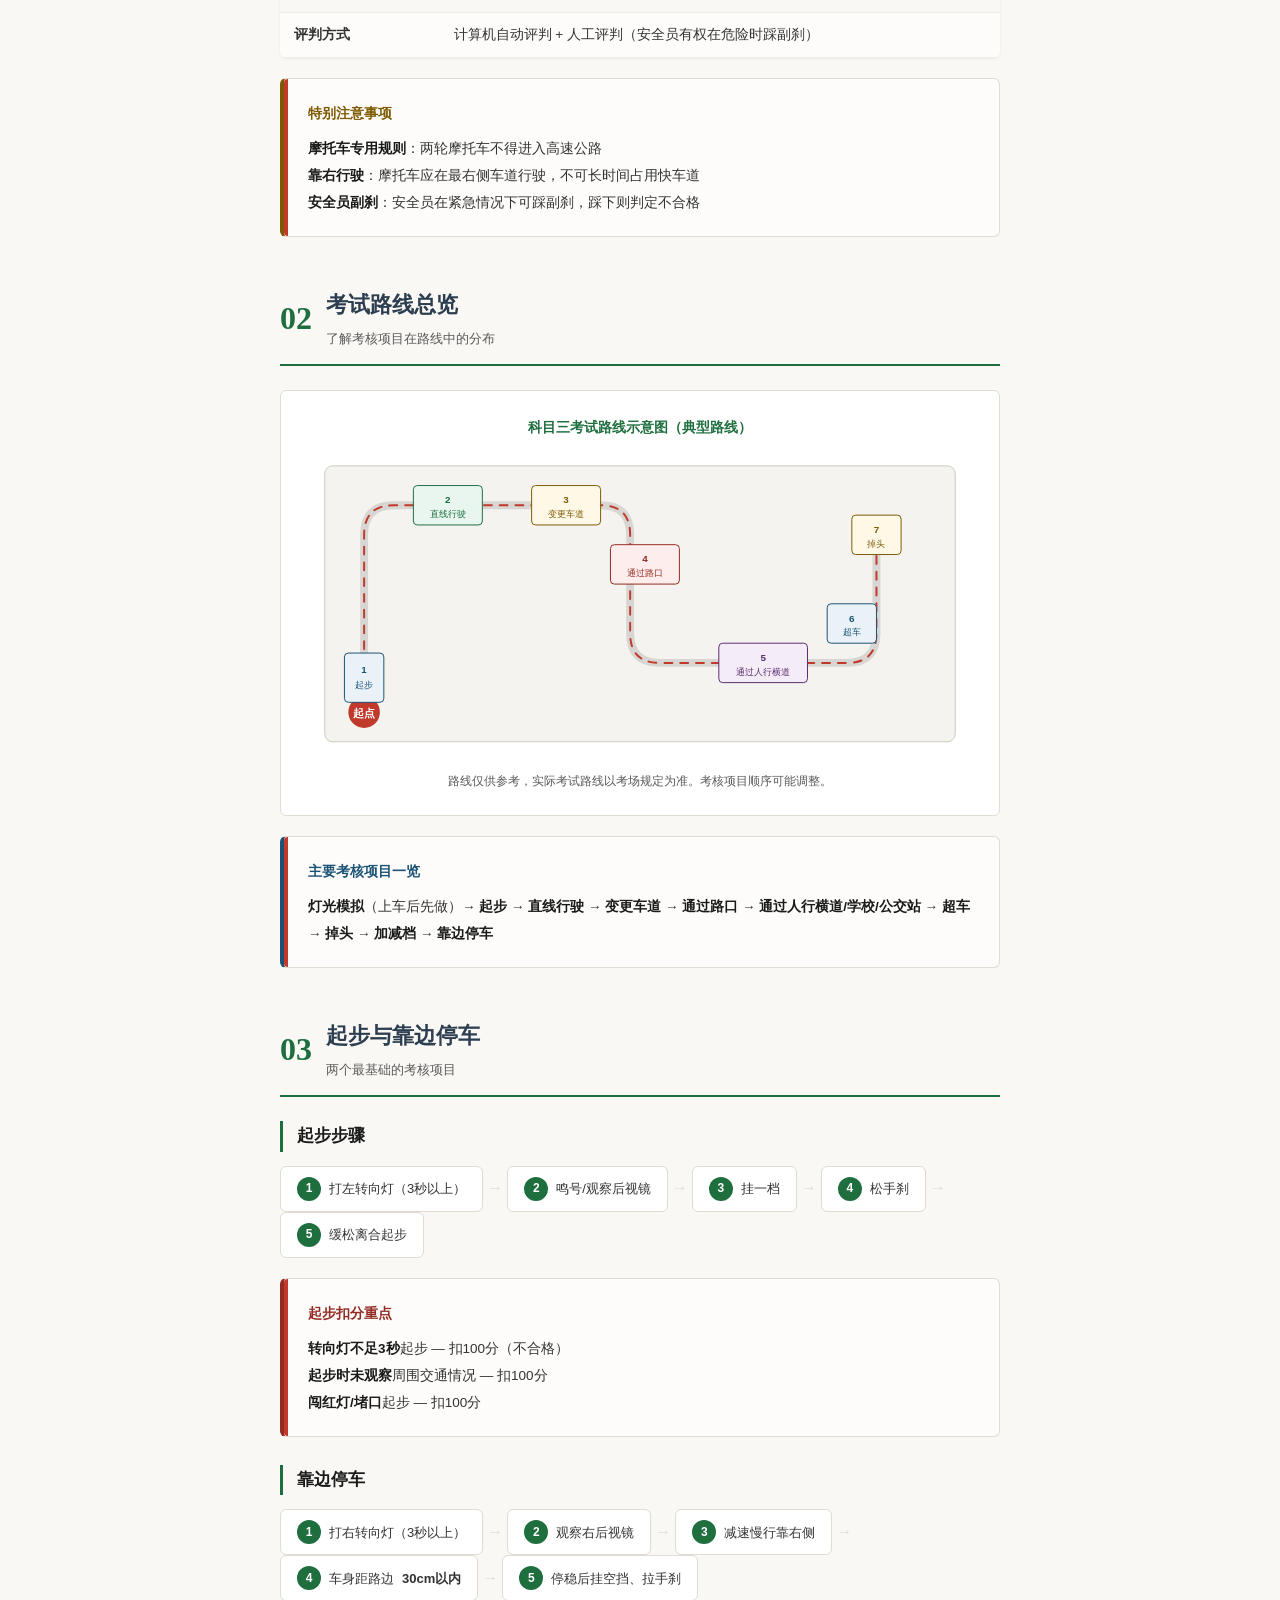
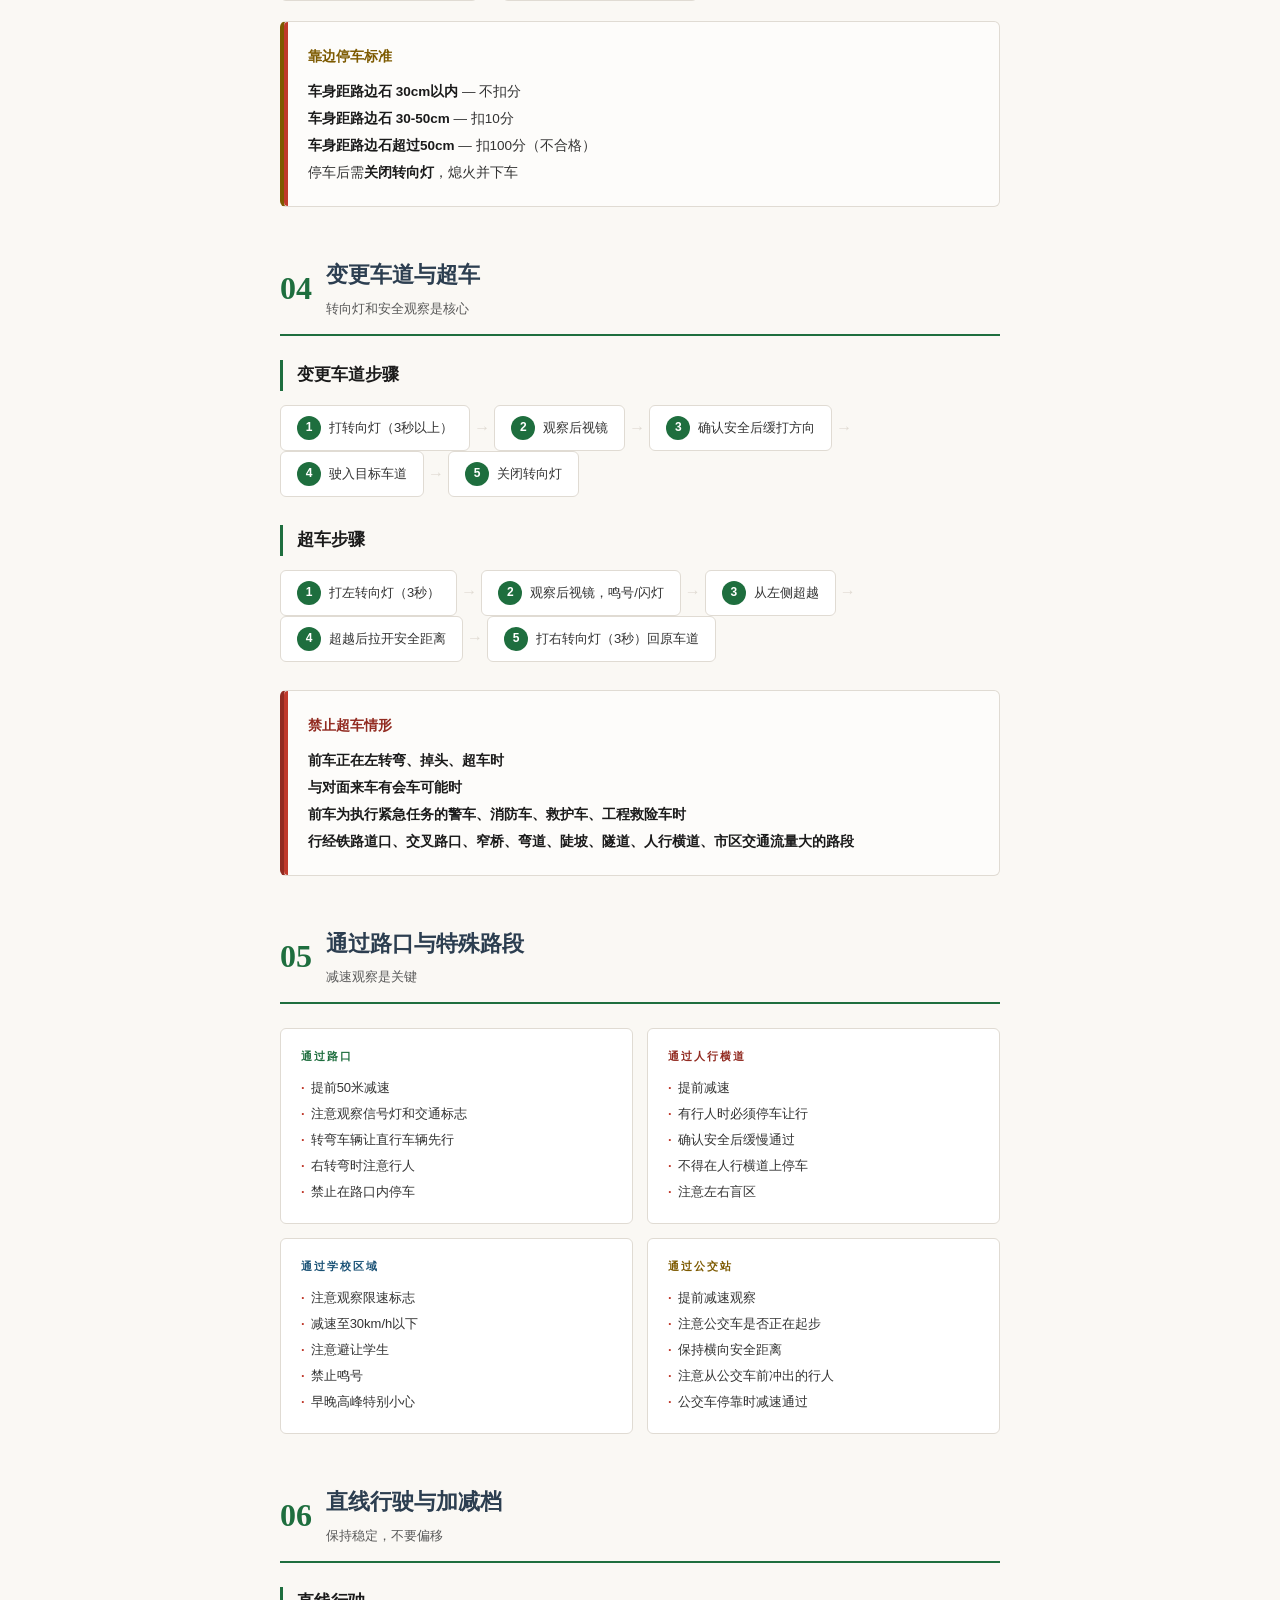
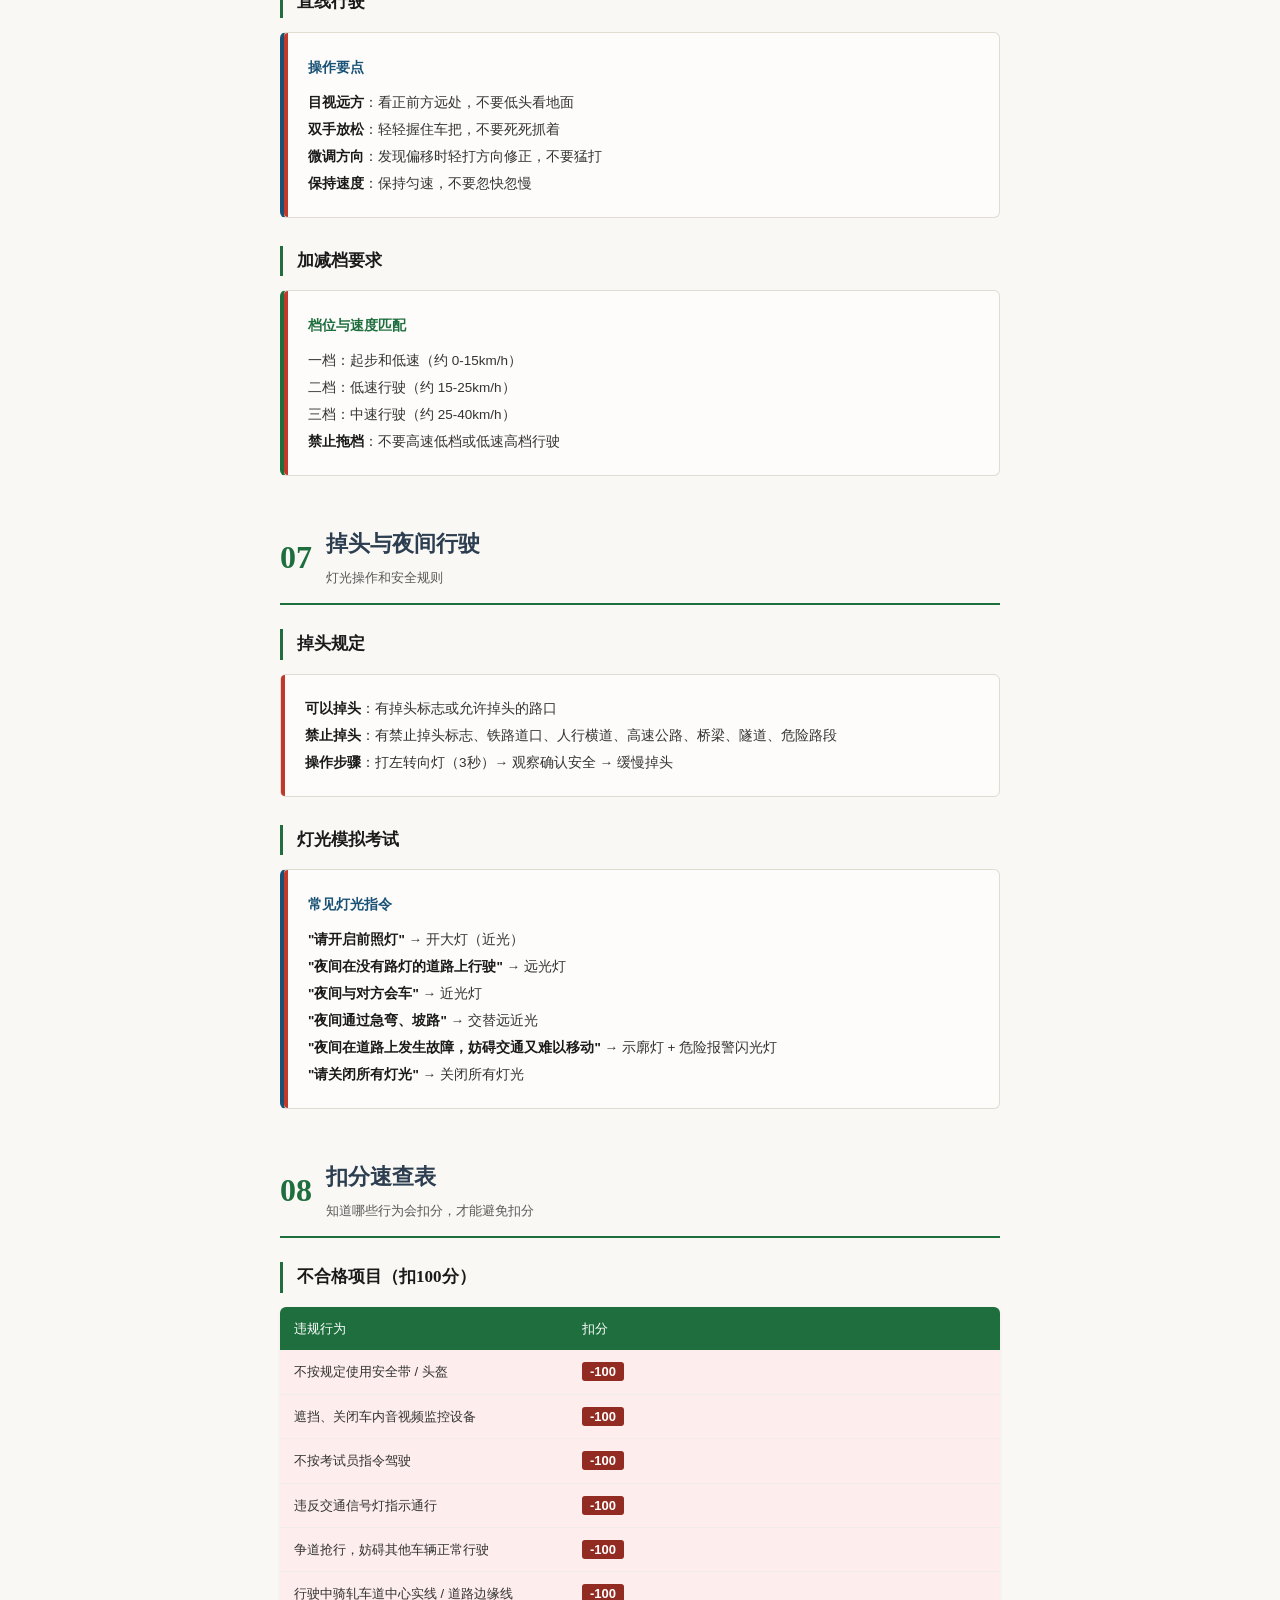
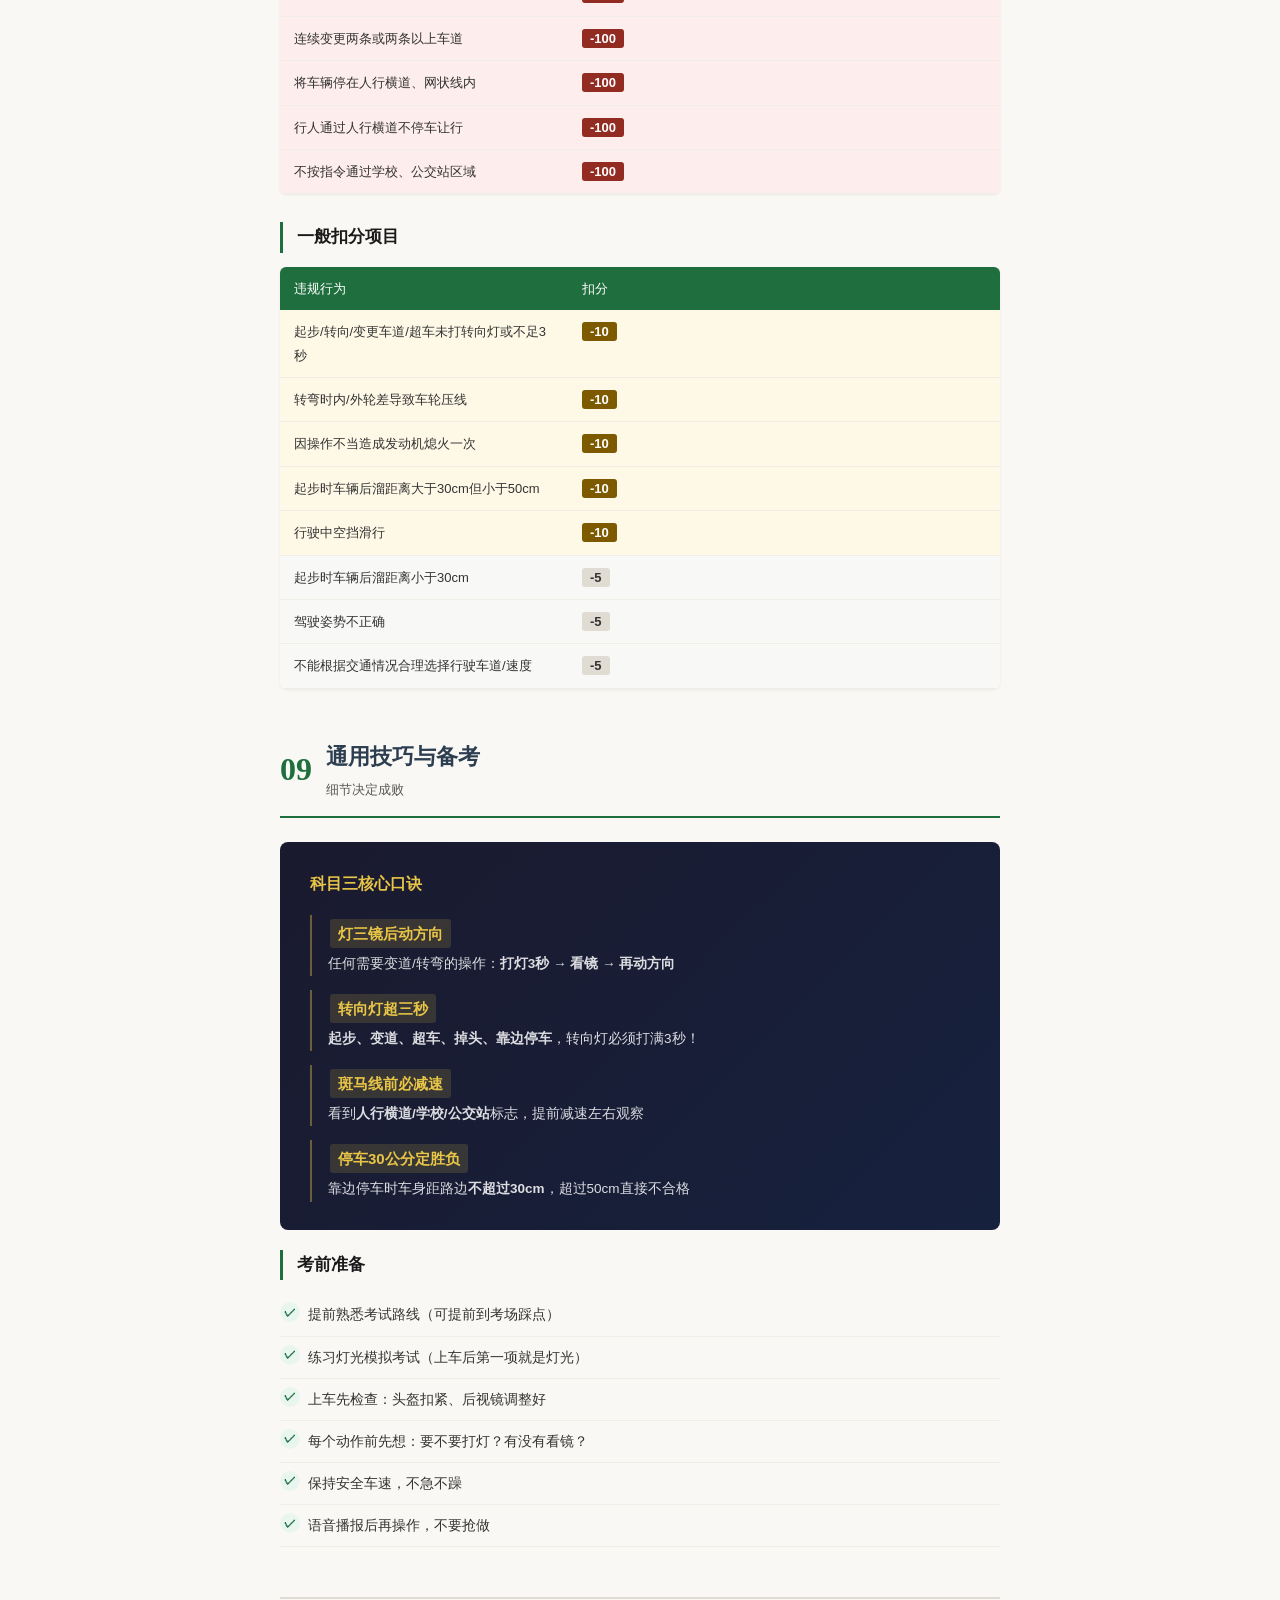
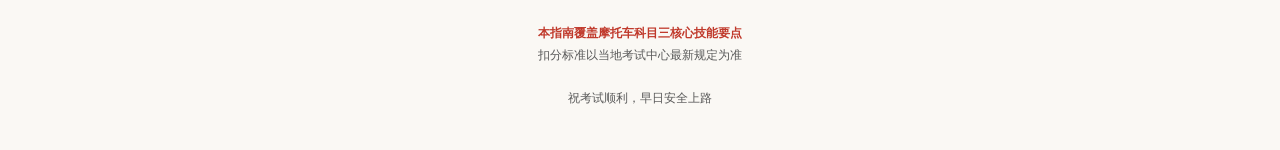
<file: k3.html>
<!DOCTYPE html>
<html lang="zh-CN">
<head>
<meta charset="UTF-8">
<meta name="viewport" content="width=device-width, initial-scale=1.0">
<meta name="description" content="2026年摩托车D照科目三：道路驾驶技能考试，含路线示意图、扣分速查表、通用技巧和备考计划。">
<meta name="keywords" content="摩托车D照,科目三,道路驾驶,扣分表,考试路线">
<meta property="og:title" content="摩托车D照科目三 — 道路驾驶技能考试">
<meta property="og:description" content="科目三道路考试复习指南，含路线示意图、扣分速查表、备考计划。">
<meta property="og:type" content="website">
<meta http-equiv="Content-Security-Policy" content="default-src 'self'; style-src 'self' 'unsafe-inline' https://fonts.googleapis.com; font-src https://fonts.gstatic.com; script-src 'self' 'unsafe-inline'; img-src 'self' data:;">
<meta http-equiv="X-Frame-Options" content="DENY">
<meta http-equiv="X-Content-Type-Options" content="nosniff">
<meta name="referrer" content="strict-origin-when-cross-origin">
<title>2026年摩托车D照科目三 — 道路驾驶技能考试</title>
<link rel="preconnect" href="https://fonts.googleapis.com">
<link rel="preconnect" href="https://fonts.gstatic.com" crossorigin>
<link href="https://fonts.googleapis.com/css2?family=Noto+Serif+SC:wght@400;700;900&family=Noto+Sans+SC:wght@300;400;500;700&display=swap" rel="stylesheet">
<link rel="stylesheet" href="common.css">
<style>
  .section-header { border-bottom-color: var(--tag-green); }
  .section-num { color: var(--tag-green); }
  .sub-section h3 { border-left-color: var(--tag-green); }
  .callout::before { background: var(--accent); }
  .callout-title { color: var(--accent); }
  .plan-table thead th { background: var(--tag-green); }
  .plan-table .day-cell { color: var(--tag-green); }
  .cover { background: linear-gradient(135deg, #0a1a0f 0%, #163020 50%, #0d5a25 100%); }
  .cover::before { background: radial-gradient(circle, rgba(30,110,62,0.3) 0%, transparent 70%); }
  .tip-card .tip-label.label-green { color: var(--tag-green); }
  .diagram-box .diagram-title { color: var(--tag-green); }
  .step-num { background: var(--tag-green); }
  .deduct-table thead th { background: var(--tag-green); }
</style>
</head>
<body>

<nav class="site-nav">
  <div class="site-nav-inner">
    <a href="index.html" class="logo">D照指南</a>
    <div class="nav-links">
      <a href="k1.html">科目一</a>
      <a href="k2.html">科目二</a>
      <a href="k3.html" class="active">科目三</a>
      <a href="k4.html">科目四</a>
    </div>
  </div>
</nav>

<div class="page-container">

  <!-- COVER -->
  <div class="cover">
    <div class="badge">2026 · 苏州增驾适用</div>
    <h1>摩托车D照<br>科目三备考指南</h1>
    <div class="divider-line"></div>
    <div class="subtitle">道路驾驶技能考试 · 含路线图与扣分速查表</div>
    <div class="meta">
      <span>满分100分</span>
      <span>90分及格</span>
      <span>随车评判仪</span>
    </div>
  </div>

  <!-- TOC -->
  <div class="toc">
    <h2>目 录</h2>
    <ol class="toc-list">
      <li><a href="#sec-01">考试基本信息<span class="toc-arrow">→</span></a></li>
      <li><a href="#sec-02">考试路线总览<span class="toc-arrow">→</span></a></li>
      <li><a href="#sec-03">起步与靠边停车<span class="toc-arrow">→</span></a></li>
      <li><a href="#sec-04">变更车道与超车<span class="toc-arrow">→</span></a></li>
      <li><a href="#sec-05">通过路口与特殊路段<span class="toc-arrow">→</span></a></li>
      <li><a href="#sec-06">直线行驶与加减档<span class="toc-arrow">→</span></a></li>
      <li><a href="#sec-07">掉头与夜间行驶<span class="toc-arrow">→</span></a></li>
      <li><a href="#sec-08">扣分速查表<span class="toc-arrow">→</span></a></li>
      <li><a href="#sec-09">通用技巧与备考<span class="toc-arrow">→</span></a></li>
    </ol>
  </div>

  <!-- SECTION 1 -->
  <div class="section" id="sec-01">
    <div class="section-header">
      <div class="section-num">01</div>
      <div>
        <div class="section-title">考试基本信息</div>
        <div class="section-desc">了解道路考试规则</div>
      </div>
    </div>
    <table class="data-table">
      <thead><tr><th>项目</th><th>内容</th></tr></thead>
      <tbody>
        <tr><td><strong>考试形式</strong></td><td>实际道路驾驶，随车评判仪自动打分 + 安全员跟车</td></tr>
        <tr><td><strong>满分 / 及格</strong></td><td>100分 / 90分及以上合格</td></tr>
        <tr><td><strong>考试里程</strong></td><td>一般不少于3公里</td></tr>
        <tr><td><strong>考试时间</strong></td><td>无固定时间，按实际路线完成</td></tr>
        <tr><td><strong>最大预约次数</strong></td><td>5次，超过则已通过的其他科目成绩作废</td></tr>
        <tr><td><strong>评判方式</strong></td><td>计算机自动评判 + 人工评判（安全员有权在危险时踩副刹）</td></tr>
      </tbody>
    </table>
    <div class="callout callout-orange">
      <div class="callout-title callout-title-orange">特别注意事项</div>
      <strong>摩托车专用规则</strong>：两轮摩托车不得进入高速公路<br>
      <strong>靠右行驶</strong>：摩托车应在最右侧车道行驶，不可长时间占用快车道<br>
      <strong>安全员副刹</strong>：安全员在紧急情况下可踩副刹，踩下则判定不合格
    </div>
  </div>

  <!-- SECTION 2 -->
  <div class="section" id="sec-02">
    <div class="section-header">
      <div class="section-num">02</div>
      <div>
        <div class="section-title">考试路线总览</div>
        <div class="section-desc">了解考核项目在路线中的分布</div>
      </div>
    </div>

    <div class="diagram-box">
      <div class="diagram-title">科目三考试路线示意图（典型路线）</div>
      <svg viewBox="0 0 680 300" xmlns="http://www.w3.org/2000/svg" style="max-width:100%;height:auto;">
        <rect x="20" y="10" width="640" height="280" rx="8" fill="#f5f3ef" stroke="#d0c8bc" stroke-width="1"/>
        <!-- 路线 -->
        <path d="M 60 260 L 60 80 Q 60 50, 90 50 L 300 50 Q 330 50, 330 80 L 330 180 Q 330 210, 360 210 L 550 210 Q 580 210, 580 180 L 580 80"
              fill="none" stroke="#333" stroke-width="8" stroke-linecap="round" stroke-linejoin="round" opacity="0.15"/>
        <path d="M 60 260 L 60 80 Q 60 50, 90 50 L 300 50 Q 330 50, 330 80 L 330 180 Q 330 210, 360 210 L 550 210 Q 580 210, 580 180 L 580 80"
              fill="none" stroke="#c0392b" stroke-width="2" stroke-dasharray="8" stroke-linecap="round"/>
        <!-- 起点标记 -->
        <circle cx="60" cy="260" r="16" fill="#c0392b"/>
        <text x="60" y="265" text-anchor="middle" font-size="11" fill="#fff" font-weight="bold">起点</text>
        <!-- 1. 起步 -->
        <rect x="40" y="200" width="40" height="50" rx="4" fill="#eaf2f8" stroke="#1a5276" stroke-width="1"/>
        <text x="60" y="220" text-anchor="middle" font-size="10" font-weight="bold" fill="#1a5276">1</text>
        <text x="60" y="235" text-anchor="middle" font-size="9" fill="#1a5276">起步</text>
        <!-- 2. 直线行驶 -->
        <rect x="110" y="30" width="70" height="40" rx="4" fill="#e8f6ef" stroke="#1e6e3e" stroke-width="1"/>
        <text x="145" y="48" text-anchor="middle" font-size="10" font-weight="bold" fill="#1e6e3e">2</text>
        <text x="145" y="62" text-anchor="middle" font-size="9" fill="#1e6e3e">直线行驶</text>
        <!-- 3. 变更车道 -->
        <rect x="230" y="30" width="70" height="40" rx="4" fill="#fef9e7" stroke="#7d5a00" stroke-width="1"/>
        <text x="265" y="48" text-anchor="middle" font-size="10" font-weight="bold" fill="#7d5a00">3</text>
        <text x="265" y="62" text-anchor="middle" font-size="9" fill="#7d5a00">变更车道</text>
        <!-- 4. 通过路口 -->
        <rect x="310" y="90" width="70" height="40" rx="4" fill="#fdedec" stroke="#922b21" stroke-width="1"/>
        <text x="345" y="108" text-anchor="middle" font-size="10" font-weight="bold" fill="#922b21">4</text>
        <text x="345" y="122" text-anchor="middle" font-size="9" fill="#922b21">通过路口</text>
        <!-- 5. 通过人行横道 -->
        <rect x="420" y="190" width="90" height="40" rx="4" fill="#f4ecf7" stroke="#5b2c6f" stroke-width="1"/>
        <text x="465" y="208" text-anchor="middle" font-size="10" font-weight="bold" fill="#5b2c6f">5</text>
        <text x="465" y="222" text-anchor="middle" font-size="9" fill="#5b2c6f">通过人行横道</text>
        <!-- 6. 超车 -->
        <rect x="530" y="150" width="50" height="40" rx="4" fill="#eaf2f8" stroke="#1a5276" stroke-width="1"/>
        <text x="555" y="168" text-anchor="middle" font-size="10" font-weight="bold" fill="#1a5276">6</text>
        <text x="555" y="182" text-anchor="middle" font-size="9" fill="#1a5276">超车</text>
        <!-- 7. 掉头 -->
        <rect x="555" y="60" width="50" height="40" rx="4" fill="#fef9e7" stroke="#7d5a00" stroke-width="1"/>
        <text x="580" y="78" text-anchor="middle" font-size="10" font-weight="bold" fill="#7d5a00">7</text>
        <text x="580" y="92" text-anchor="middle" font-size="9" fill="#7d5a00">掉头</text>
        <!-- 终点 -->
        <circle cx="580" cy="80" r="0" fill="none"/>
      </svg>
      <div class="diagram-note">路线仅供参考，实际考试路线以考场规定为准。考核项目顺序可能调整。</div>
    </div>

    <div class="callout callout-blue">
      <div class="callout-title callout-title-blue">主要考核项目一览</div>
      <strong>灯光模拟</strong>（上车后先做）→ <strong>起步</strong> → <strong>直线行驶</strong> → <strong>变更车道</strong> → <strong>通过路口</strong> → <strong>通过人行横道/学校/公交站</strong> → <strong>超车</strong> → <strong>掉头</strong> → <strong>加减档</strong> → <strong>靠边停车</strong>
    </div>
  </div>

  <!-- SECTION 3 -->
  <div class="section" id="sec-03">
    <div class="section-header">
      <div class="section-num">03</div>
      <div>
        <div class="section-title">起步与靠边停车</div>
        <div class="section-desc">两个最基础的考核项目</div>
      </div>
    </div>

    <div class="sub-section">
      <h3>起步步骤</h3>
      <div class="step-flow">
        <div class="step-item"><div class="step-num">1</div>打左转向灯（3秒以上）</div>
        <span class="step-arrow">→</span>
        <div class="step-item"><div class="step-num">2</div>鸣号/观察后视镜</div>
        <span class="step-arrow">→</span>
        <div class="step-item"><div class="step-num">3</div>挂一档</div>
        <span class="step-arrow">→</span>
        <div class="step-item"><div class="step-num">4</div>松手刹</div>
        <span class="step-arrow">→</span>
        <div class="step-item"><div class="step-num">5</div>缓松离合起步</div>
      </div>
      <div class="callout callout-red">
        <div class="callout-title callout-title-red">起步扣分重点</div>
        <strong>转向灯不足3秒</strong>起步 — 扣100分（不合格）<br>
        <strong>起步时未观察</strong>周围交通情况 — 扣100分<br>
        <strong>闯红灯/堵口</strong>起步 — 扣100分
      </div>
    </div>

    <div class="sub-section">
      <h3>靠边停车</h3>
      <div class="step-flow">
        <div class="step-item"><div class="step-num">1</div>打右转向灯（3秒以上）</div>
        <span class="step-arrow">→</span>
        <div class="step-item"><div class="step-num">2</div>观察右后视镜</div>
        <span class="step-arrow">→</span>
        <div class="step-item"><div class="step-num">3</div>减速慢行靠右侧</div>
        <span class="step-arrow">→</span>
        <div class="step-item"><div class="step-num">4</div>车身距路边<strong>30cm以内</strong></div>
        <span class="step-arrow">→</span>
        <div class="step-item"><div class="step-num">5</div>停稳后挂空挡、拉手刹</div>
      </div>
      <div class="callout callout-orange">
        <div class="callout-title callout-title-orange">靠边停车标准</div>
        <strong>车身距路边石 30cm以内</strong> — 不扣分<br>
        <strong>车身距路边石 30-50cm</strong> — 扣10分<br>
        <strong>车身距路边石超过50cm</strong> — 扣100分（不合格）<br>
        停车后需<strong>关闭转向灯</strong>，熄火并下车
      </div>
    </div>
  </div>

  <!-- SECTION 4 -->
  <div class="section" id="sec-04">
    <div class="section-header">
      <div class="section-num">04</div>
      <div>
        <div class="section-title">变更车道与超车</div>
        <div class="section-desc">转向灯和安全观察是核心</div>
      </div>
    </div>

    <div class="sub-section">
      <h3>变更车道步骤</h3>
      <div class="step-flow">
        <div class="step-item"><div class="step-num">1</div>打转向灯（3秒以上）</div>
        <span class="step-arrow">→</span>
        <div class="step-item"><div class="step-num">2</div>观察后视镜</div>
        <span class="step-arrow">→</span>
        <div class="step-item"><div class="step-num">3</div>确认安全后缓打方向</div>
        <span class="step-arrow">→</span>
        <div class="step-item"><div class="step-num">4</div>驶入目标车道</div>
        <span class="step-arrow">→</span>
        <div class="step-item"><div class="step-num">5</div>关闭转向灯</div>
      </div>
    </div>

    <div class="sub-section">
      <h3>超车步骤</h3>
      <div class="step-flow">
        <div class="step-item"><div class="step-num">1</div>打左转向灯（3秒）</div>
        <span class="step-arrow">→</span>
        <div class="step-item"><div class="step-num">2</div>观察后视镜，鸣号/闪灯</div>
        <span class="step-arrow">→</span>
        <div class="step-item"><div class="step-num">3</div>从左侧超越</div>
        <span class="step-arrow">→</span>
        <div class="step-item"><div class="step-num">4</div>超越后拉开安全距离</div>
        <span class="step-arrow">→</span>
        <div class="step-item"><div class="step-num">5</div>打右转向灯（3秒）回原车道</div>
      </div>
    </div>

    <div class="callout callout-red">
      <div class="callout-title callout-title-red">禁止超车情形</div>
      <strong>前车正在左转弯、掉头、超车时</strong><br>
      <strong>与对面来车有会车可能时</strong><br>
      <strong>前车为执行紧急任务的警车、消防车、救护车、工程救险车时</strong><br>
      <strong>行经铁路道口、交叉路口、窄桥、弯道、陡坡、隧道、人行横道、市区交通流量大的路段</strong>
    </div>
  </div>

  <!-- SECTION 5 -->
  <div class="section" id="sec-05">
    <div class="section-header">
      <div class="section-num">05</div>
      <div>
        <div class="section-title">通过路口与特殊路段</div>
        <div class="section-desc">减速观察是关键</div>
      </div>
    </div>

    <div class="tip-grid">
      <div class="tip-card">
        <div class="tip-label label-green">通过路口</div>
        <ul>
          <li>提前50米减速</li>
          <li>注意观察信号灯和交通标志</li>
          <li>转弯车辆让直行车辆先行</li>
          <li>右转弯时注意行人</li>
          <li>禁止在路口内停车</li>
        </ul>
      </div>
      <div class="tip-card">
        <div class="tip-label label-red">通过人行横道</div>
        <ul>
          <li>提前减速</li>
          <li>有行人时必须停车让行</li>
          <li>确认安全后缓慢通过</li>
          <li>不得在人行横道上停车</li>
          <li>注意左右盲区</li>
        </ul>
      </div>
      <div class="tip-card">
        <div class="tip-label label-blue">通过学校区域</div>
        <ul>
          <li>注意观察限速标志</li>
          <li>减速至30km/h以下</li>
          <li>注意避让学生</li>
          <li>禁止鸣号</li>
          <li>早晚高峰特别小心</li>
        </ul>
      </div>
      <div class="tip-card">
        <div class="tip-label label-orange">通过公交站</div>
        <ul>
          <li>提前减速观察</li>
          <li>注意公交车是否正在起步</li>
          <li>保持横向安全距离</li>
          <li>注意从公交车前冲出的行人</li>
          <li>公交车停靠时减速通过</li>
        </ul>
      </div>
    </div>
  </div>

  <!-- SECTION 6 -->
  <div class="section" id="sec-06">
    <div class="section-header">
      <div class="section-num">06</div>
      <div>
        <div class="section-title">直线行驶与加减档</div>
        <div class="section-desc">保持稳定，不要偏移</div>
      </div>
    </div>
    <div class="sub-section">
      <h3>直线行驶</h3>
      <div class="callout callout-blue">
        <div class="callout-title callout-title-blue">操作要点</div>
        <strong>目视远方</strong>：看正前方远处，不要低头看地面<br>
        <strong>双手放松</strong>：轻轻握住车把，不要死死抓着<br>
        <strong>微调方向</strong>：发现偏移时轻打方向修正，不要猛打<br>
        <strong>保持速度</strong>：保持匀速，不要忽快忽慢
      </div>
    </div>
    <div class="sub-section">
      <h3>加减档要求</h3>
      <div class="callout callout-green">
        <div class="callout-title callout-title-green">档位与速度匹配</div>
        一档：起步和低速（约 0-15km/h）<br>
        二档：低速行驶（约 15-25km/h）<br>
        三档：中速行驶（约 25-40km/h）<br>
        <strong>禁止拖档</strong>：不要高速低档或低速高档行驶
      </div>
    </div>
  </div>

  <!-- SECTION 7 -->
  <div class="section" id="sec-07">
    <div class="section-header">
      <div class="section-num">07</div>
      <div>
        <div class="section-title">掉头与夜间行驶</div>
        <div class="section-desc">灯光操作和安全规则</div>
      </div>
    </div>
    <div class="sub-section">
      <h3>掉头规定</h3>
      <div class="callout">
        <strong>可以掉头</strong>：有掉头标志或允许掉头的路口<br>
        <strong>禁止掉头</strong>：有禁止掉头标志、铁路道口、人行横道、高速公路、桥梁、隧道、危险路段<br>
        <strong>操作步骤</strong>：打左转向灯（3秒）→ 观察确认安全 → 缓慢掉头
      </div>
    </div>
    <div class="sub-section">
      <h3>灯光模拟考试</h3>
      <div class="callout callout-blue">
        <div class="callout-title callout-title-blue">常见灯光指令</div>
        <strong>"请开启前照灯"</strong> → 开大灯（近光）<br>
        <strong>"夜间在没有路灯的道路上行驶"</strong> → 远光灯<br>
        <strong>"夜间与对方会车"</strong> → 近光灯<br>
        <strong>"夜间通过急弯、坡路"</strong> → 交替远近光<br>
        <strong>"夜间在道路上发生故障，妨碍交通又难以移动"</strong> → 示廓灯 + 危险报警闪光灯<br>
        <strong>"请关闭所有灯光"</strong> → 关闭所有灯光
      </div>
    </div>
  </div>

  <!-- SECTION 8 -->
  <div class="section" id="sec-08">
    <div class="section-header">
      <div class="section-num">08</div>
      <div>
        <div class="section-title">扣分速查表</div>
        <div class="section-desc">知道哪些行为会扣分，才能避免扣分</div>
      </div>
    </div>

    <div class="sub-section">
      <h3>不合格项目（扣100分）</h3>
      <table class="deduct-table">
        <thead><tr><th style="width:40%">违规行为</th><th>扣分</th></tr></thead>
        <tbody>
          <tr class="deduct-100"><td>不按规定使用安全带 / 头盔</td><td><span class="deduct-value dv-100">-100</span></td></tr>
          <tr class="deduct-100"><td>遮挡、关闭车内音视频监控设备</td><td><span class="deduct-value dv-100">-100</span></td></tr>
          <tr class="deduct-100"><td>不按考试员指令驾驶</td><td><span class="deduct-value dv-100">-100</span></td></tr>
          <tr class="deduct-100"><td>违反交通信号灯指示通行</td><td><span class="deduct-value dv-100">-100</span></td></tr>
          <tr class="deduct-100"><td>争道抢行，妨碍其他车辆正常行驶</td><td><span class="deduct-value dv-100">-100</span></td></tr>
          <tr class="deduct-100"><td>行驶中骑轧车道中心实线 / 道路边缘线</td><td><span class="deduct-value dv-100">-100</span></td></tr>
          <tr class="deduct-100"><td>连续变更两条或两条以上车道</td><td><span class="deduct-value dv-100">-100</span></td></tr>
          <tr class="deduct-100"><td>将车辆停在人行横道、网状线内</td><td><span class="deduct-value dv-100">-100</span></td></tr>
          <tr class="deduct-100"><td>行人通过人行横道不停车让行</td><td><span class="deduct-value dv-100">-100</span></td></tr>
          <tr class="deduct-100"><td>不按指令通过学校、公交站区域</td><td><span class="deduct-value dv-100">-100</span></td></tr>
        </tbody>
      </table>
    </div>

    <div class="sub-section">
      <h3>一般扣分项目</h3>
      <table class="deduct-table">
        <thead><tr><th style="width:40%">违规行为</th><th>扣分</th></tr></thead>
        <tbody>
          <tr class="deduct-10"><td>起步/转向/变更车道/超车未打转向灯或不足3秒</td><td><span class="deduct-value dv-10">-10</span></td></tr>
          <tr class="deduct-10"><td>转弯时内/外轮差导致车轮压线</td><td><span class="deduct-value dv-10">-10</span></td></tr>
          <tr class="deduct-10"><td>因操作不当造成发动机熄火一次</td><td><span class="deduct-value dv-10">-10</span></td></tr>
          <tr class="deduct-10"><td>起步时车辆后溜距离大于30cm但小于50cm</td><td><span class="deduct-value dv-10">-10</span></td></tr>
          <tr class="deduct-10"><td>行驶中空挡滑行</td><td><span class="deduct-value dv-10">-10</span></td></tr>
          <tr class="deduct-5"><td>起步时车辆后溜距离小于30cm</td><td><span class="deduct-value dv-5">-5</span></td></tr>
          <tr class="deduct-5"><td>驾驶姿势不正确</td><td><span class="deduct-value dv-5">-5</span></td></tr>
          <tr class="deduct-5"><td>不能根据交通情况合理选择行驶车道/速度</td><td><span class="deduct-value dv-5">-5</span></td></tr>
        </tbody>
      </table>
    </div>
  </div>

  <!-- SECTION 9 -->
  <div class="section" id="sec-09">
    <div class="section-header">
      <div class="section-num">09</div>
      <div>
        <div class="section-title">通用技巧与备考</div>
        <div class="section-desc">细节决定成败</div>
      </div>
    </div>

    <div class="mnemonic-box">
      <div class="mnemonic-title">科目三核心口诀</div>
      <div class="mnemonic-item">
        <div class="mnemonic-highlight">灯三镜后动方向</div>
        <div class="mnemonic-text">任何需要变道/转弯的操作：<strong>打灯3秒 → 看镜 → 再动方向</strong></div>
      </div>
      <div class="mnemonic-item">
        <div class="mnemonic-highlight">转向灯超三秒</div>
        <div class="mnemonic-text"><strong>起步、变道、超车、掉头、靠边停车</strong>，转向灯必须打满3秒！</div>
      </div>
      <div class="mnemonic-item">
        <div class="mnemonic-highlight">斑马线前必减速</div>
        <div class="mnemonic-text">看到<strong>人行横道/学校/公交站</strong>标志，提前减速左右观察</div>
      </div>
      <div class="mnemonic-item">
        <div class="mnemonic-highlight">停车30公分定胜负</div>
        <div class="mnemonic-text">靠边停车时车身距路边<strong>不超过30cm</strong>，超过50cm直接不合格</div>
      </div>
    </div>

    <div class="sub-section">
      <h3>考前准备</h3>
      <ul class="checklist">
        <li>提前熟悉考试路线（可提前到考场踩点）</li>
        <li>练习灯光模拟考试（上车后第一项就是灯光）</li>
        <li>上车先检查：头盔扣紧、后视镜调整好</li>
        <li>每个动作前先想：要不要打灯？有没有看镜？</li>
        <li>保持安全车速，不急不躁</li>
        <li>语音播报后再操作，不要抢做</li>
      </ul>
    </div>
  </div>

  <!-- FOOTER -->
  <div class="footer-note">
    <strong>本指南覆盖摩托车科目三核心技能要点</strong><br>
    扣分标准以当地考试中心最新规定为准<br><br>
    祝考试顺利，早日安全上路
  </div>

</div>

<button class="back-to-top" id="backToTop" onclick="window.scrollTo({top:0})">↑</button>

<script>
  const btn = document.getElementById('backToTop');
  window.addEventListener('scroll', () => {
    btn.classList.add('visible');
    if (window.scrollY <= 400) btn.classList.remove('visible');
  });
</script>

</body>
</html>
</file>
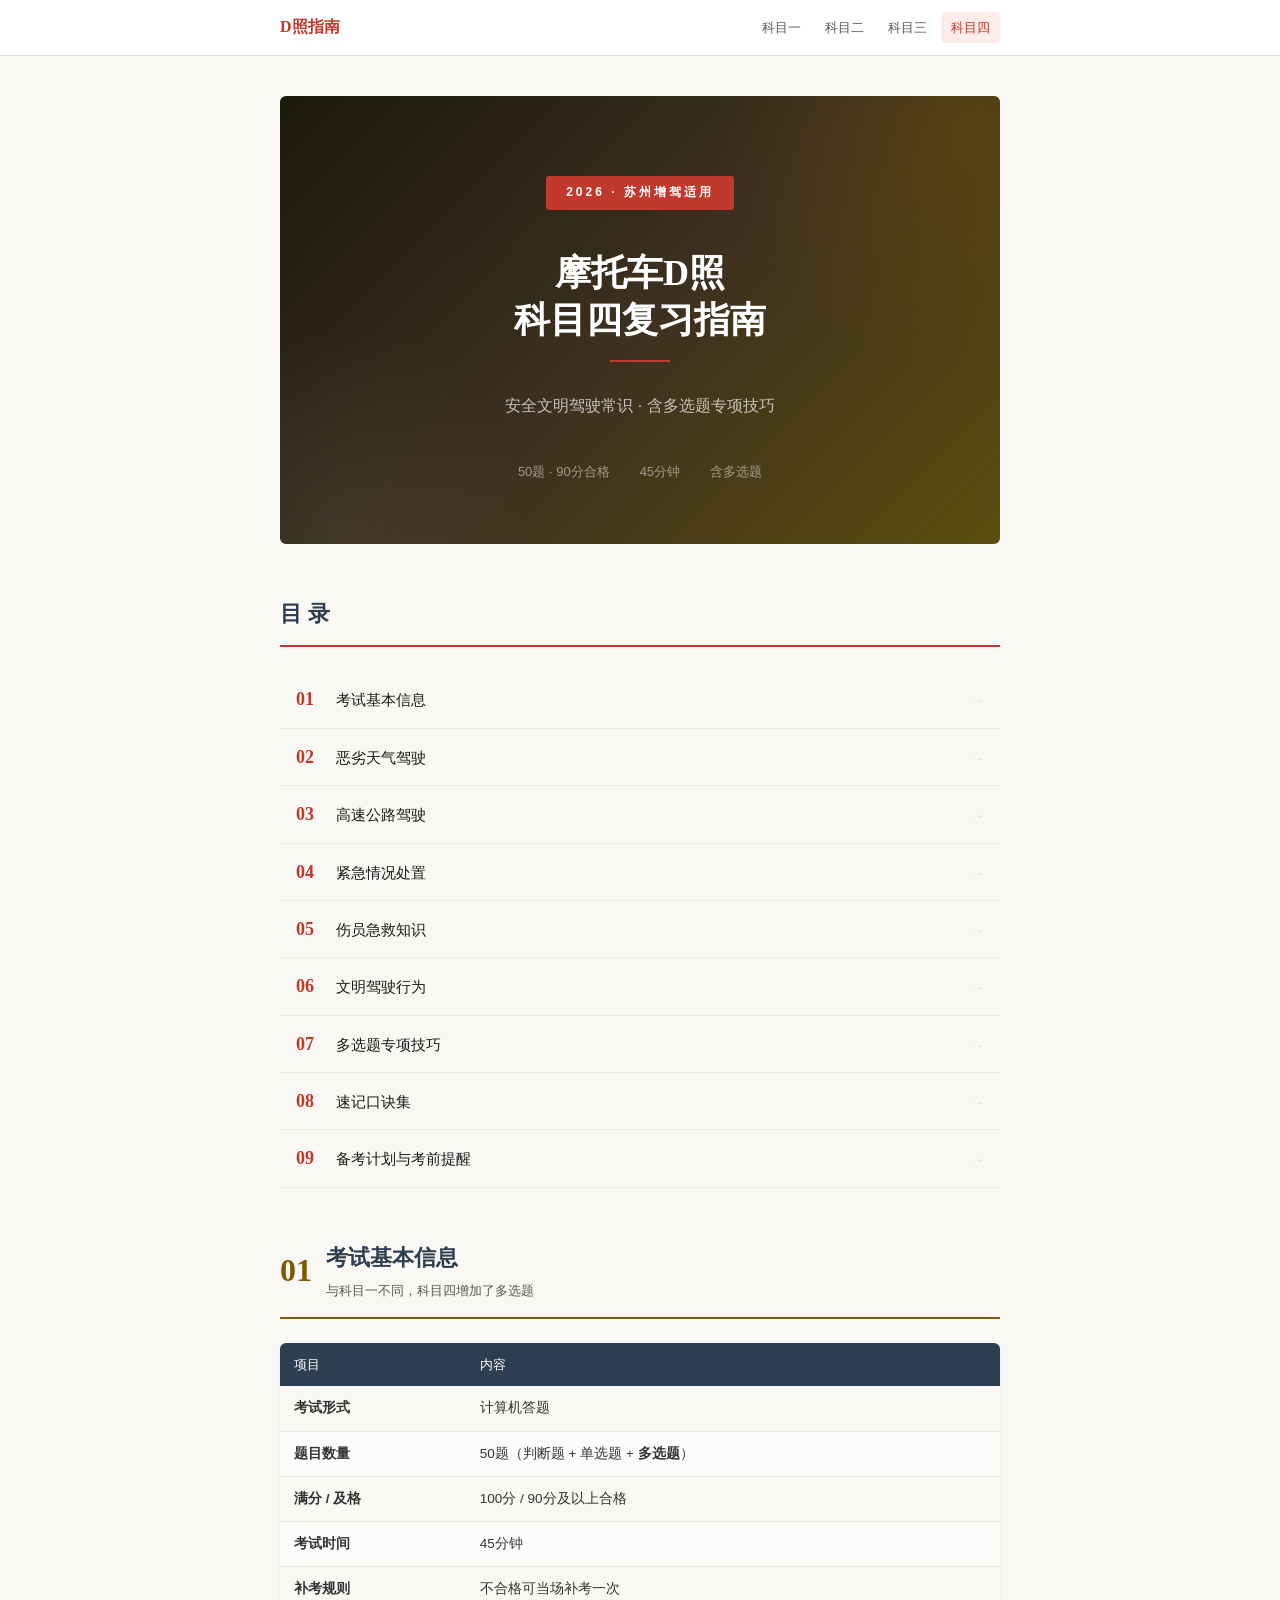
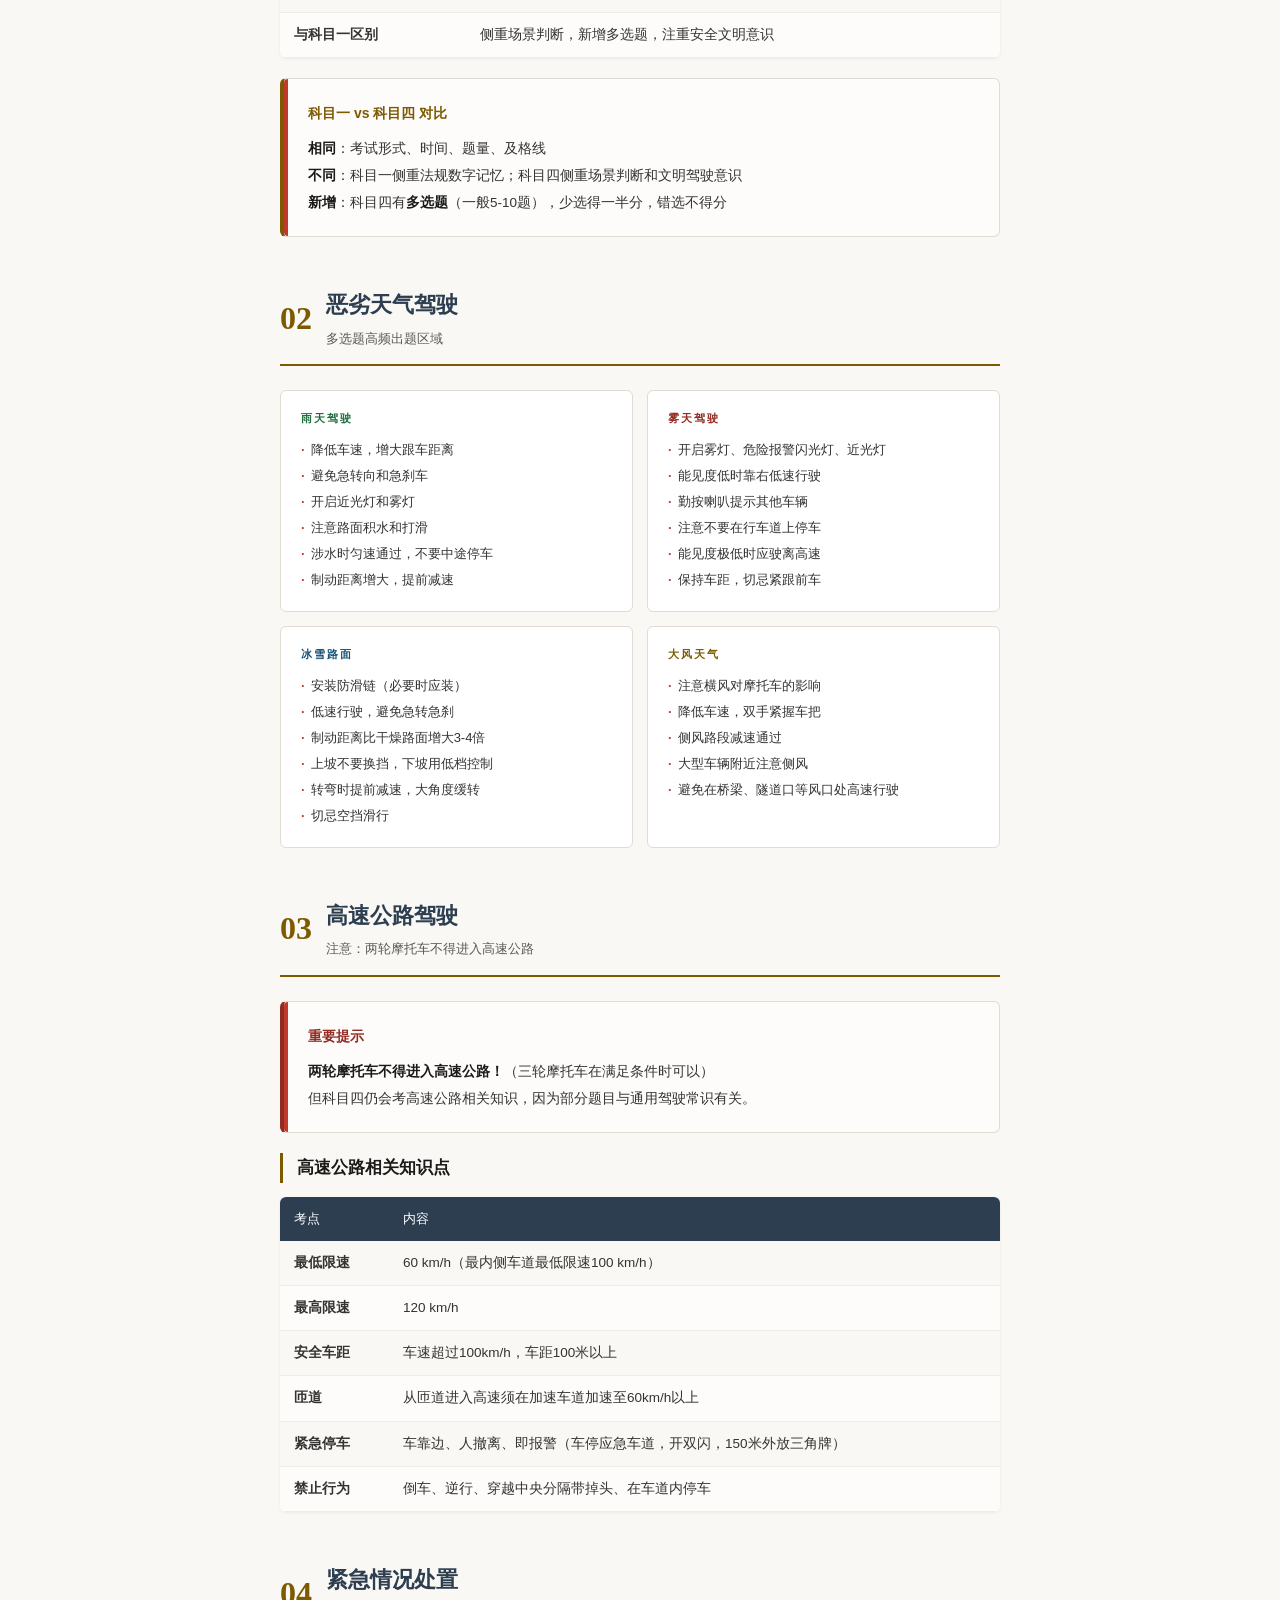
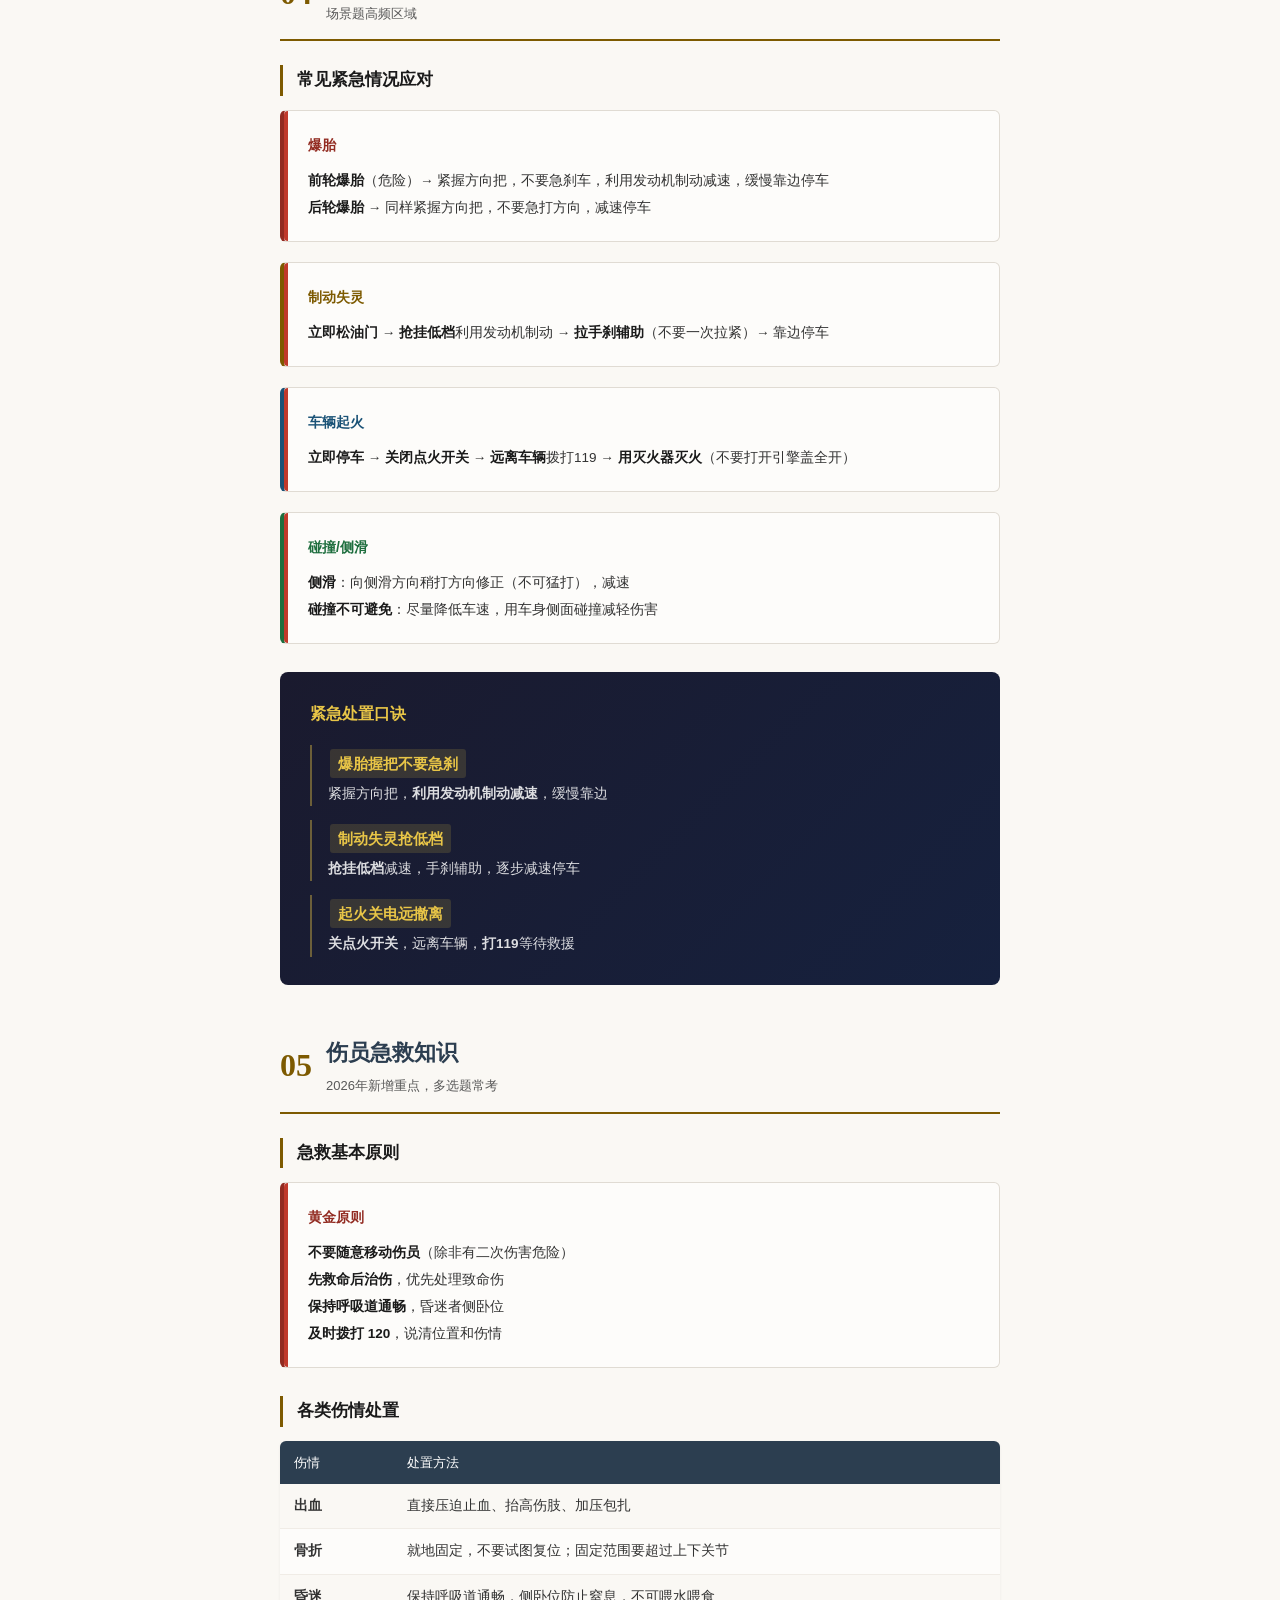
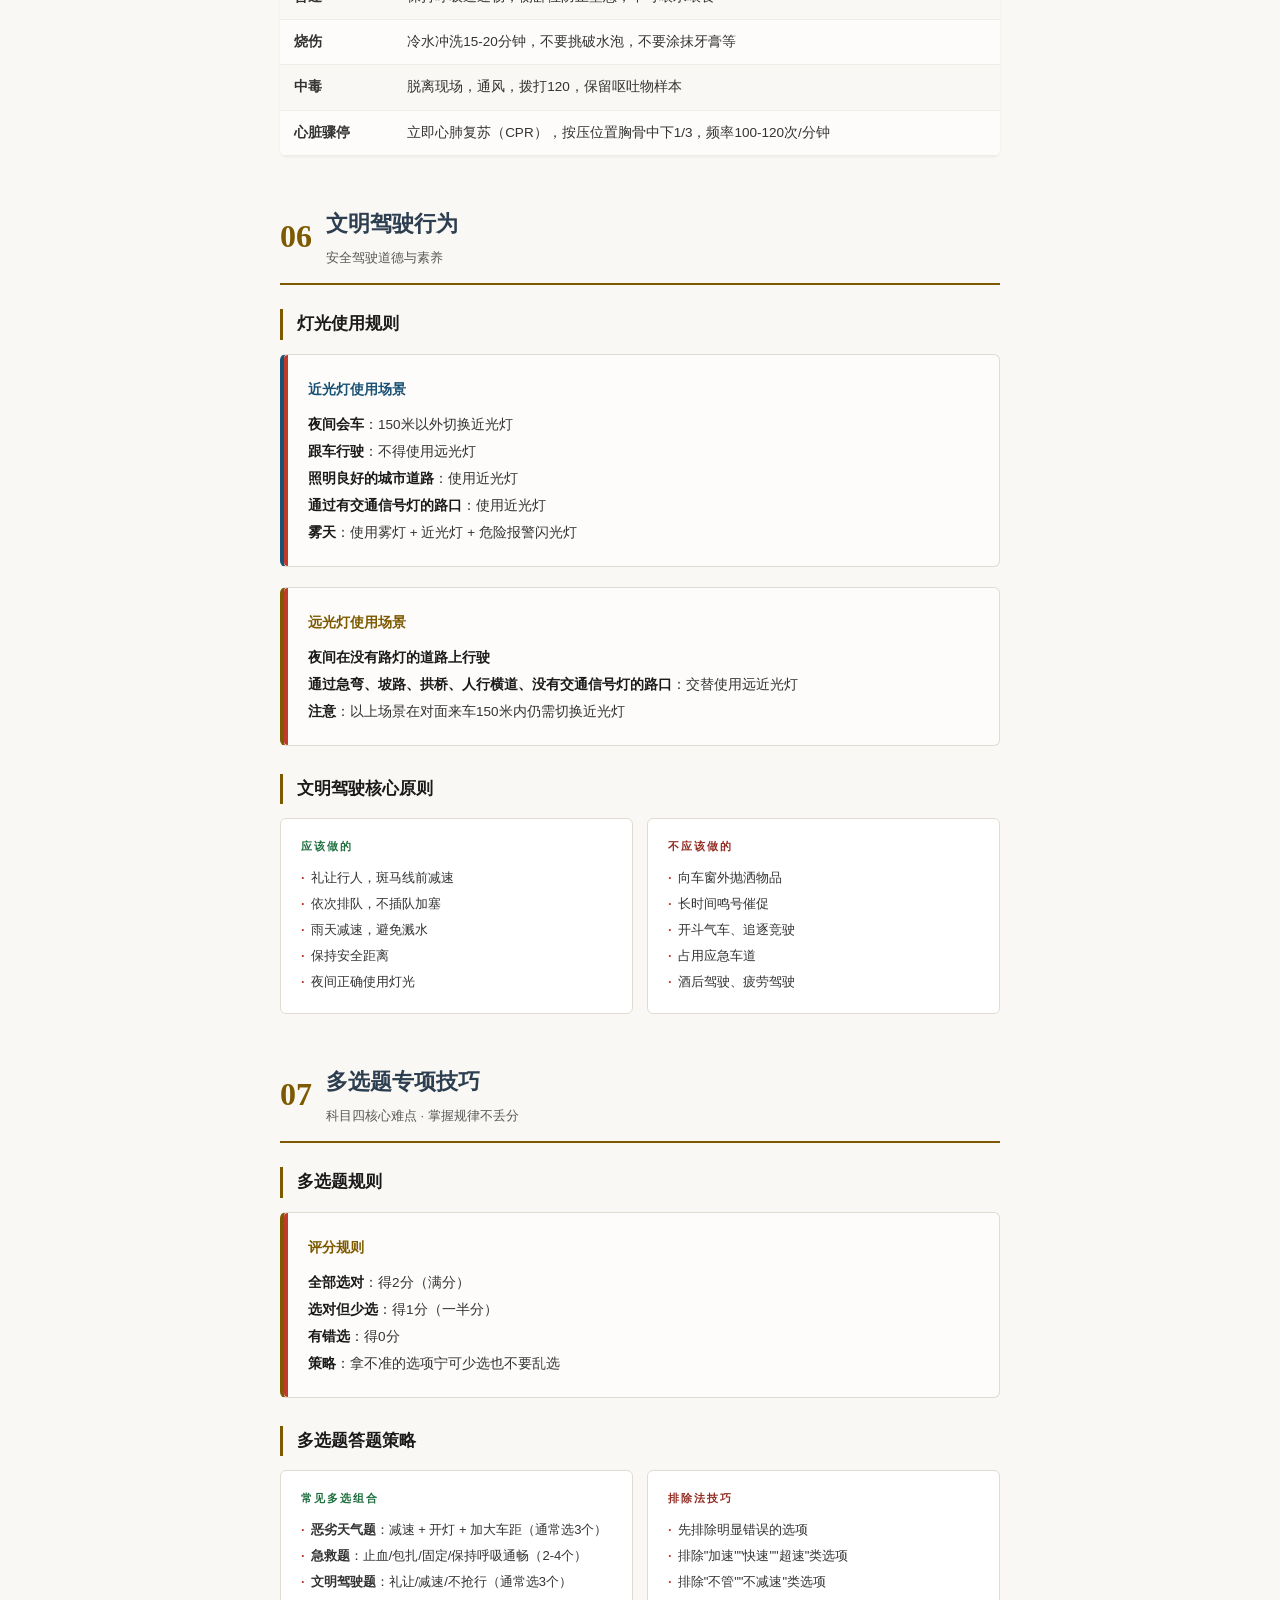
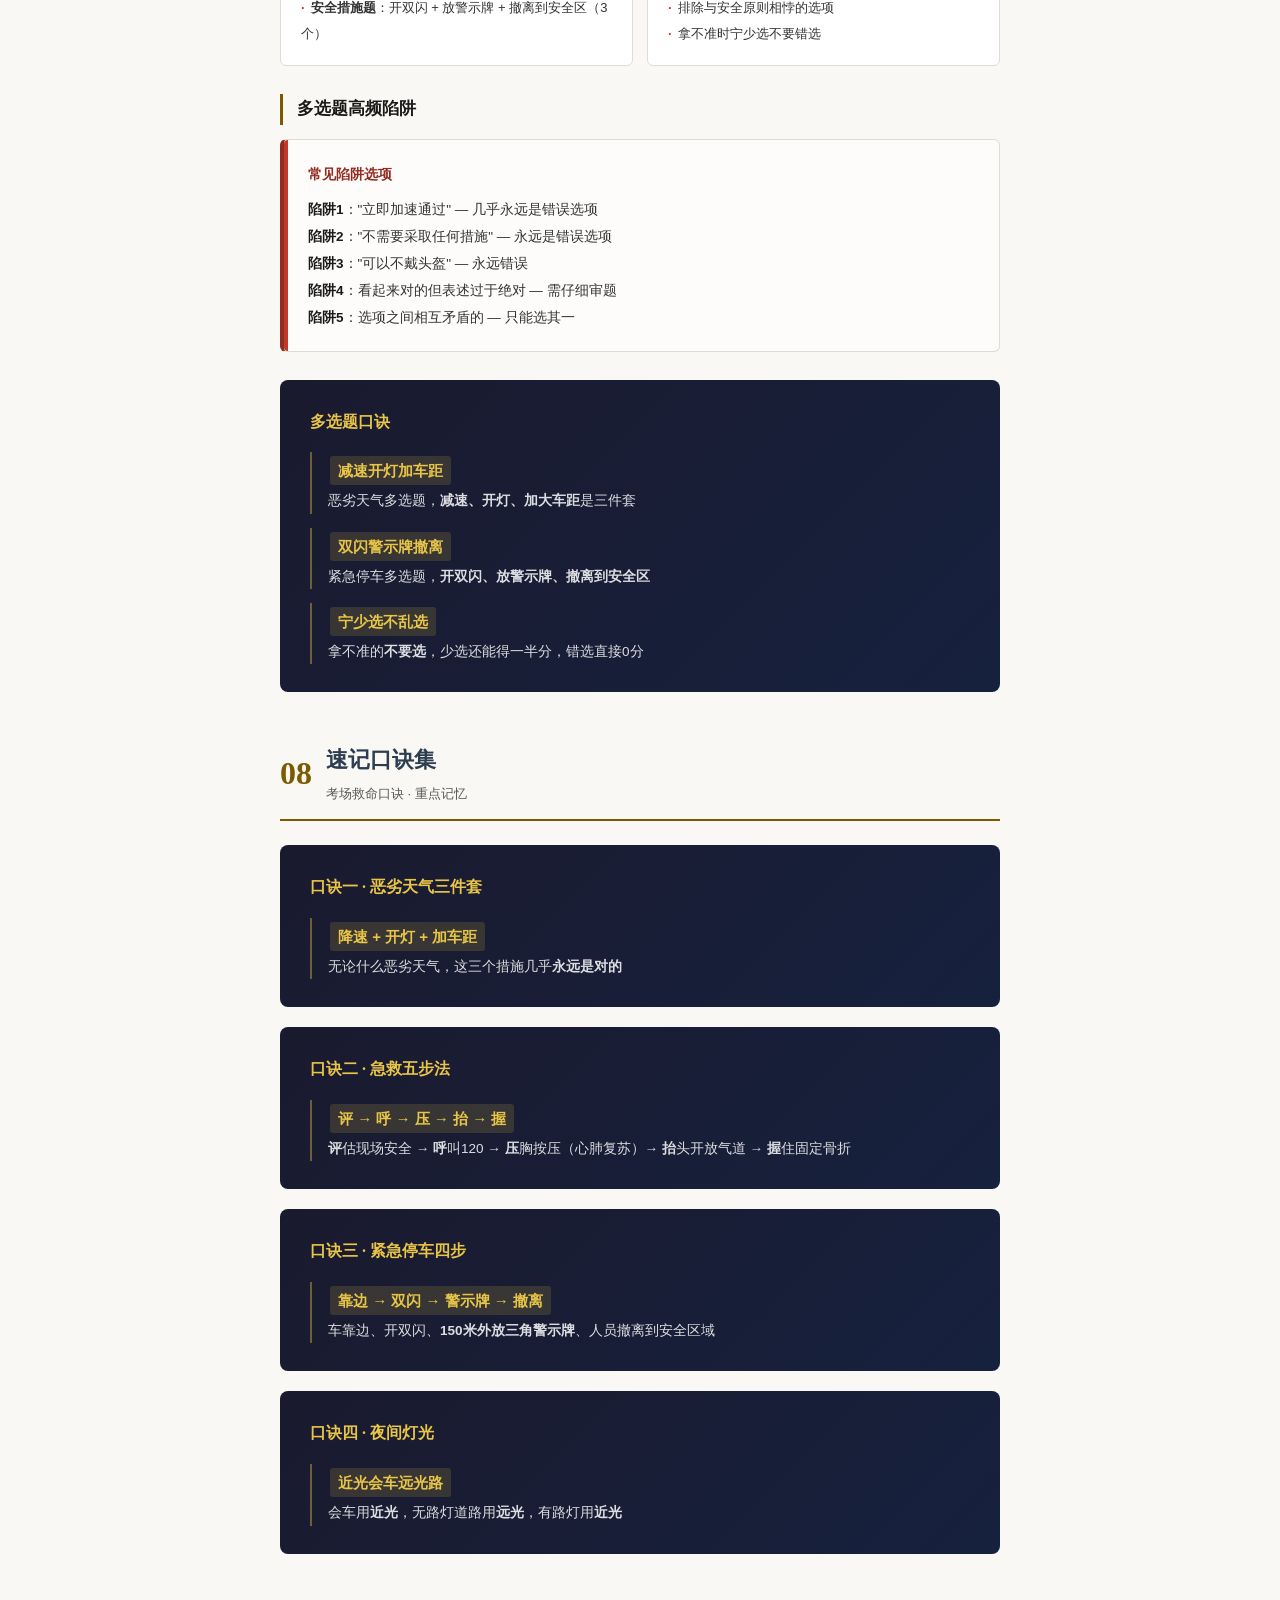
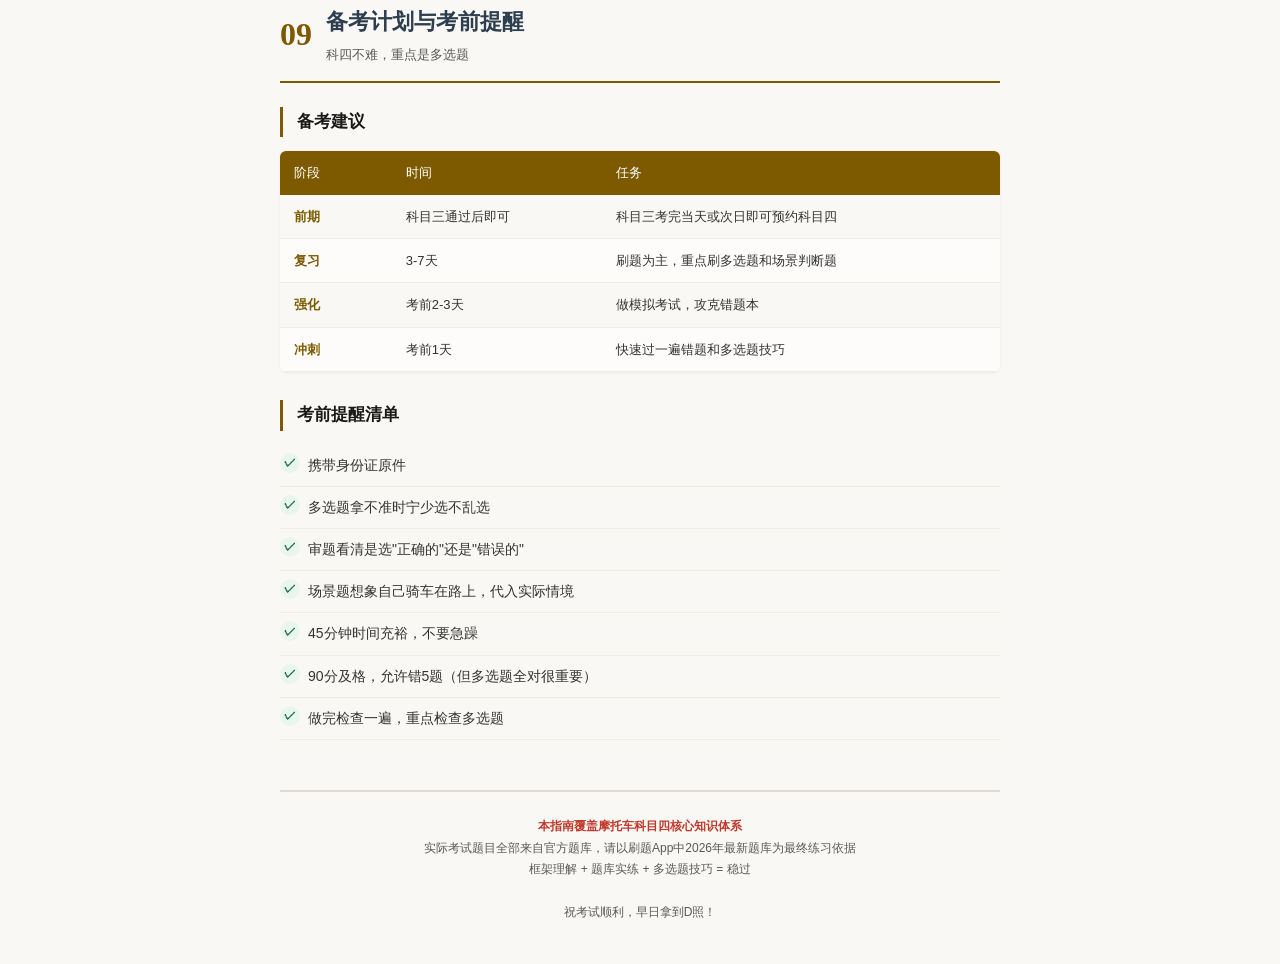
<file: k4.html>
<!DOCTYPE html>
<html lang="zh-CN">
<head>
<meta charset="UTF-8">
<meta name="viewport" content="width=device-width, initial-scale=1.0">
<meta name="description" content="2026年摩托车D照科目四：安全文明驾驶常识，含恶劣天气驾驶、急救知识、多选题专项技巧和速记口诀。">
<meta name="keywords" content="摩托车D照,科目四,安全文明,多选题,急救知识,速记口诀">
<meta property="og:title" content="摩托车D照科目四 — 安全文明驾驶常识">
<meta property="og:description" content="科目四文明驾驶复习指南，含恶劣天气、急救知识、多选题技巧、速记口诀。">
<meta property="og:type" content="website">
<meta http-equiv="Content-Security-Policy" content="default-src 'self'; style-src 'self' 'unsafe-inline' https://fonts.googleapis.com; font-src https://fonts.gstatic.com; script-src 'self' 'unsafe-inline'; img-src 'self' data:;">
<meta http-equiv="X-Frame-Options" content="DENY">
<meta http-equiv="X-Content-Type-Options" content="nosniff">
<meta name="referrer" content="strict-origin-when-cross-origin">
<title>2026年摩托车D照科目四 — 安全文明驾驶常识</title>
<link rel="preconnect" href="https://fonts.googleapis.com">
<link rel="preconnect" href="https://fonts.gstatic.com" crossorigin>
<link href="https://fonts.googleapis.com/css2?family=Noto+Serif+SC:wght@400;700;900&family=Noto+Sans+SC:wght@300;400;500;700&display=swap" rel="stylesheet">
<link rel="stylesheet" href="common.css">
<style>
  .section-header { border-bottom-color: var(--tag-orange); }
  .section-num { color: var(--tag-orange); }
  .sub-section h3 { border-left-color: var(--tag-orange); }
  .callout::before { background: var(--accent); }
  .callout-title { color: var(--accent); }
  .plan-table thead th { background: var(--tag-orange); }
  .plan-table .day-cell { color: var(--tag-orange); }
  .cover { background: linear-gradient(135deg, #1a1a0a 0%, #3d3020 50%, #5a4d0d 100%); }
  .cover::before { background: radial-gradient(circle, rgba(125,90,0,0.3) 0%, transparent 70%); }
  .tip-card .tip-label.label-orange { color: var(--tag-orange); }
  .step-num { background: var(--tag-orange); }
</style>
</head>
<body>

<nav class="site-nav">
  <div class="site-nav-inner">
    <a href="index.html" class="logo">D照指南</a>
    <div class="nav-links">
      <a href="k1.html">科目一</a>
      <a href="k2.html">科目二</a>
      <a href="k3.html">科目三</a>
      <a href="k4.html" class="active">科目四</a>
    </div>
  </div>
</nav>

<div class="page-container">

  <!-- COVER -->
  <div class="cover">
    <div class="badge">2026 · 苏州增驾适用</div>
    <h1>摩托车D照<br>科目四复习指南</h1>
    <div class="divider-line"></div>
    <div class="subtitle">安全文明驾驶常识 · 含多选题专项技巧</div>
    <div class="meta">
      <span>50题 · 90分合格</span>
      <span>45分钟</span>
      <span>含多选题</span>
    </div>
  </div>

  <!-- TOC -->
  <div class="toc">
    <h2>目 录</h2>
    <ol class="toc-list">
      <li><a href="#sec-01">考试基本信息<span class="toc-arrow">→</span></a></li>
      <li><a href="#sec-02">恶劣天气驾驶<span class="toc-arrow">→</span></a></li>
      <li><a href="#sec-03">高速公路驾驶<span class="toc-arrow">→</span></a></li>
      <li><a href="#sec-04">紧急情况处置<span class="toc-arrow">→</span></a></li>
      <li><a href="#sec-05">伤员急救知识<span class="toc-arrow">→</span></a></li>
      <li><a href="#sec-06">文明驾驶行为<span class="toc-arrow">→</span></a></li>
      <li><a href="#sec-07">多选题专项技巧<span class="toc-arrow">→</span></a></li>
      <li><a href="#sec-08">速记口诀集<span class="toc-arrow">→</span></a></li>
      <li><a href="#sec-09">备考计划与考前提醒<span class="toc-arrow">→</span></a></li>
    </ol>
  </div>

  <!-- SECTION 1 -->
  <div class="section" id="sec-01">
    <div class="section-header">
      <div class="section-num">01</div>
      <div>
        <div class="section-title">考试基本信息</div>
        <div class="section-desc">与科目一不同，科目四增加了多选题</div>
      </div>
    </div>
    <table class="data-table">
      <thead><tr><th>项目</th><th>内容</th></tr></thead>
      <tbody>
        <tr><td><strong>考试形式</strong></td><td>计算机答题</td></tr>
        <tr><td><strong>题目数量</strong></td><td>50题（判断题 + 单选题 + <strong>多选题</strong>）</td></tr>
        <tr><td><strong>满分 / 及格</strong></td><td>100分 / 90分及以上合格</td></tr>
        <tr><td><strong>考试时间</strong></td><td>45分钟</td></tr>
        <tr><td><strong>补考规则</strong></td><td>不合格可当场补考一次</td></tr>
        <tr><td><strong>与科目一区别</strong></td><td>侧重场景判断，新增多选题，注重安全文明意识</td></tr>
      </tbody>
    </table>
    <div class="callout callout-orange">
      <div class="callout-title callout-title-orange">科目一 vs 科目四 对比</div>
      <strong>相同</strong>：考试形式、时间、题量、及格线<br>
      <strong>不同</strong>：科目一侧重法规数字记忆；科目四侧重场景判断和文明驾驶意识<br>
      <strong>新增</strong>：科目四有<strong>多选题</strong>（一般5-10题），少选得一半分，错选不得分
    </div>
  </div>

  <!-- SECTION 2 -->
  <div class="section" id="sec-02">
    <div class="section-header">
      <div class="section-num">02</div>
      <div>
        <div class="section-title">恶劣天气驾驶</div>
        <div class="section-desc">多选题高频出题区域</div>
      </div>
    </div>

    <div class="tip-grid">
      <div class="tip-card">
        <div class="tip-label label-green">雨天驾驶</div>
        <ul>
          <li>降低车速，增大跟车距离</li>
          <li>避免急转向和急刹车</li>
          <li>开启近光灯和雾灯</li>
          <li>注意路面积水和打滑</li>
          <li>涉水时匀速通过，不要中途停车</li>
          <li>制动距离增大，提前减速</li>
        </ul>
      </div>
      <div class="tip-card">
        <div class="tip-label label-red">雾天驾驶</div>
        <ul>
          <li>开启雾灯、危险报警闪光灯、近光灯</li>
          <li>能见度低时靠右低速行驶</li>
          <li>勤按喇叭提示其他车辆</li>
          <li>注意不要在行车道上停车</li>
          <li>能见度极低时应驶离高速</li>
          <li>保持车距，切忌紧跟前车</li>
        </ul>
      </div>
      <div class="tip-card">
        <div class="tip-label label-blue">冰雪路面</div>
        <ul>
          <li>安装防滑链（必要时应装）</li>
          <li>低速行驶，避免急转急刹</li>
          <li>制动距离比干燥路面增大3-4倍</li>
          <li>上坡不要换挡，下坡用低档控制</li>
          <li>转弯时提前减速，大角度缓转</li>
          <li>切忌空挡滑行</li>
        </ul>
      </div>
      <div class="tip-card">
        <div class="tip-label label-orange">大风天气</div>
        <ul>
          <li>注意横风对摩托车的影响</li>
          <li>降低车速，双手紧握车把</li>
          <li>侧风路段减速通过</li>
          <li>大型车辆附近注意侧风</li>
          <li>避免在桥梁、隧道口等风口处高速行驶</li>
        </ul>
      </div>
    </div>
  </div>

  <!-- SECTION 3 -->
  <div class="section" id="sec-03">
    <div class="section-header">
      <div class="section-num">03</div>
      <div>
        <div class="section-title">高速公路驾驶</div>
        <div class="section-desc">注意：两轮摩托车不得进入高速公路</div>
      </div>
    </div>

    <div class="callout callout-red">
      <div class="callout-title callout-title-red">重要提示</div>
      <strong>两轮摩托车不得进入高速公路！</strong>（三轮摩托车在满足条件时可以）<br>
      但科目四仍会考高速公路相关知识，因为部分题目与通用驾驶常识有关。
    </div>

    <div class="sub-section">
      <h3>高速公路相关知识点</h3>
      <table class="data-table">
        <thead><tr><th>考点</th><th>内容</th></tr></thead>
        <tbody>
          <tr><td><strong>最低限速</strong></td><td>60 km/h（最内侧车道最低限速100 km/h）</td></tr>
          <tr><td><strong>最高限速</strong></td><td>120 km/h</td></tr>
          <tr><td><strong>安全车距</strong></td><td>车速超过100km/h，车距100米以上</td></tr>
          <tr><td><strong>匝道</strong></td><td>从匝道进入高速须在加速车道加速至60km/h以上</td></tr>
          <tr><td><strong>紧急停车</strong></td><td>车靠边、人撤离、即报警（车停应急车道，开双闪，150米外放三角牌）</td></tr>
          <tr><td><strong>禁止行为</strong></td><td>倒车、逆行、穿越中央分隔带掉头、在车道内停车</td></tr>
        </tbody>
      </table>
    </div>
  </div>

  <!-- SECTION 4 -->
  <div class="section" id="sec-04">
    <div class="section-header">
      <div class="section-num">04</div>
      <div>
        <div class="section-title">紧急情况处置</div>
        <div class="section-desc">场景题高频区域</div>
      </div>
    </div>

    <div class="sub-section">
      <h3>常见紧急情况应对</h3>
      <div class="callout callout-red">
        <div class="callout-title callout-title-red">爆胎</div>
        <strong>前轮爆胎</strong>（危险）→ 紧握方向把，不要急刹车，利用发动机制动减速，缓慢靠边停车<br>
        <strong>后轮爆胎</strong> → 同样紧握方向把，不要急打方向，减速停车
      </div>
      <div class="callout callout-orange">
        <div class="callout-title callout-title-orange">制动失灵</div>
        <strong>立即松油门</strong> → <strong>抢挂低档</strong>利用发动机制动 → <strong>拉手刹辅助</strong>（不要一次拉紧）→ 靠边停车
      </div>
      <div class="callout callout-blue">
        <div class="callout-title callout-title-blue">车辆起火</div>
        <strong>立即停车</strong> → <strong>关闭点火开关</strong> → <strong>远离车辆</strong>拨打119 → <strong>用灭火器灭火</strong>（不要打开引擎盖全开）
      </div>
      <div class="callout callout-green">
        <div class="callout-title callout-title-green">碰撞/侧滑</div>
        <strong>侧滑</strong>：向侧滑方向稍打方向修正（不可猛打），减速<br>
        <strong>碰撞不可避免</strong>：尽量降低车速，用车身侧面碰撞减轻伤害
      </div>
    </div>

    <div class="mnemonic-box">
      <div class="mnemonic-title">紧急处置口诀</div>
      <div class="mnemonic-item">
        <div class="mnemonic-highlight">爆胎握把不要急刹</div>
        <div class="mnemonic-text">紧握方向把，<strong>利用发动机制动减速</strong>，缓慢靠边</div>
      </div>
      <div class="mnemonic-item">
        <div class="mnemonic-highlight">制动失灵抢低档</div>
        <div class="mnemonic-text"><strong>抢挂低档</strong>减速，手刹辅助，逐步减速停车</div>
      </div>
      <div class="mnemonic-item">
        <div class="mnemonic-highlight">起火关电远撤离</div>
        <div class="mnemonic-text"><strong>关点火开关</strong>，远离车辆，<strong>打119</strong>等待救援</div>
      </div>
    </div>
  </div>

  <!-- SECTION 5 -->
  <div class="section" id="sec-05">
    <div class="section-header">
      <div class="section-num">05</div>
      <div>
        <div class="section-title">伤员急救知识</div>
        <div class="section-desc">2026年新增重点，多选题常考</div>
      </div>
    </div>

    <div class="sub-section">
      <h3>急救基本原则</h3>
      <div class="callout callout-red">
        <div class="callout-title callout-title-red">黄金原则</div>
        <strong>不要随意移动伤员</strong>（除非有二次伤害危险）<br>
        <strong>先救命后治伤</strong>，优先处理致命伤<br>
        <strong>保持呼吸道通畅</strong>，昏迷者侧卧位<br>
        <strong>及时拨打 120</strong>，说清位置和伤情
      </div>
    </div>

    <div class="sub-section">
      <h3>各类伤情处置</h3>
      <table class="data-table">
        <thead><tr><th>伤情</th><th>处置方法</th></tr></thead>
        <tbody>
          <tr><td><strong>出血</strong></td><td>直接压迫止血、抬高伤肢、加压包扎</td></tr>
          <tr><td><strong>骨折</strong></td><td>就地固定，不要试图复位；固定范围要超过上下关节</td></tr>
          <tr><td><strong>昏迷</strong></td><td>保持呼吸道通畅，侧卧位防止窒息，不可喂水喂食</td></tr>
          <tr><td><strong>烧伤</strong></td><td>冷水冲洗15-20分钟，不要挑破水泡，不要涂抹牙膏等</td></tr>
          <tr><td><strong>中毒</strong></td><td>脱离现场，通风，拨打120，保留呕吐物样本</td></tr>
          <tr><td><strong>心脏骤停</strong></td><td>立即心肺复苏（CPR），按压位置胸骨中下1/3，频率100-120次/分钟</td></tr>
        </tbody>
      </table>
    </div>
  </div>

  <!-- SECTION 6 -->
  <div class="section" id="sec-06">
    <div class="section-header">
      <div class="section-num">06</div>
      <div>
        <div class="section-title">文明驾驶行为</div>
        <div class="section-desc">安全驾驶道德与素养</div>
      </div>
    </div>

    <div class="sub-section">
      <h3>灯光使用规则</h3>
      <div class="callout callout-blue">
        <div class="callout-title callout-title-blue">近光灯使用场景</div>
        <strong>夜间会车</strong>：150米以外切换近光灯<br>
        <strong>跟车行驶</strong>：不得使用远光灯<br>
        <strong>照明良好的城市道路</strong>：使用近光灯<br>
        <strong>通过有交通信号灯的路口</strong>：使用近光灯<br>
        <strong>雾天</strong>：使用雾灯 + 近光灯 + 危险报警闪光灯
      </div>
      <div class="callout callout-orange">
        <div class="callout-title callout-title-orange">远光灯使用场景</div>
        <strong>夜间在没有路灯的道路上行驶</strong><br>
        <strong>通过急弯、坡路、拱桥、人行横道、没有交通信号灯的路口</strong>：交替使用远近光灯<br>
        <strong>注意</strong>：以上场景在对面来车150米内仍需切换近光灯
      </div>
    </div>

    <div class="sub-section">
      <h3>文明驾驶核心原则</h3>
      <div class="tip-grid">
        <div class="tip-card">
          <div class="tip-label label-green">应该做的</div>
          <ul>
            <li>礼让行人，斑马线前减速</li>
            <li>依次排队，不插队加塞</li>
            <li>雨天减速，避免溅水</li>
            <li>保持安全距离</li>
            <li>夜间正确使用灯光</li>
          </ul>
        </div>
        <div class="tip-card">
          <div class="tip-label label-red">不应该做的</div>
          <ul>
            <li>向车窗外抛洒物品</li>
            <li>长时间鸣号催促</li>
            <li>开斗气车、追逐竞驶</li>
            <li>占用应急车道</li>
            <li>酒后驾驶、疲劳驾驶</li>
          </ul>
        </div>
      </div>
    </div>
  </div>

  <!-- SECTION 7 -->
  <div class="section" id="sec-07">
    <div class="section-header">
      <div class="section-num">07</div>
      <div>
        <div class="section-title">多选题专项技巧</div>
        <div class="section-desc">科目四核心难点 · 掌握规律不丢分</div>
      </div>
    </div>

    <div class="sub-section">
      <h3>多选题规则</h3>
      <div class="callout callout-orange">
        <div class="callout-title callout-title-orange">评分规则</div>
        <strong>全部选对</strong>：得2分（满分）<br>
        <strong>选对但少选</strong>：得1分（一半分）<br>
        <strong>有错选</strong>：得0分<br>
        <strong>策略</strong>：拿不准的选项宁可少选也不要乱选
      </div>
    </div>

    <div class="sub-section">
      <h3>多选题答题策略</h3>
      <div class="tip-grid">
        <div class="tip-card">
          <div class="tip-label label-green">常见多选组合</div>
          <ul>
            <li><strong>恶劣天气题</strong>：减速 + 开灯 + 加大车距（通常选3个）</li>
            <li><strong>急救题</strong>：止血/包扎/固定/保持呼吸通畅（2-4个）</li>
            <li><strong>文明驾驶题</strong>：礼让/减速/不抢行（通常选3个）</li>
            <li><strong>安全措施题</strong>：开双闪 + 放警示牌 + 撤离到安全区（3个）</li>
          </ul>
        </div>
        <div class="tip-card">
          <div class="tip-label label-red">排除法技巧</div>
          <ul>
            <li>先排除明显错误的选项</li>
            <li>排除"加速""快速""超速"类选项</li>
            <li>排除"不管""不减速"类选项</li>
            <li>排除与安全原则相悖的选项</li>
            <li>拿不准时宁少选不要错选</li>
          </ul>
        </div>
      </div>
    </div>

    <div class="sub-section">
      <h3>多选题高频陷阱</h3>
      <div class="callout callout-red">
        <div class="callout-title callout-title-red">常见陷阱选项</div>
        <strong>陷阱1</strong>："立即加速通过" — 几乎永远是错误选项<br>
        <strong>陷阱2</strong>："不需要采取任何措施" — 永远是错误选项<br>
        <strong>陷阱3</strong>："可以不戴头盔" — 永远错误<br>
        <strong>陷阱4</strong>：看起来对的但表述过于绝对 — 需仔细审题<br>
        <strong>陷阱5</strong>：选项之间相互矛盾的 — 只能选其一
      </div>
    </div>

    <div class="mnemonic-box">
      <div class="mnemonic-title">多选题口诀</div>
      <div class="mnemonic-item">
        <div class="mnemonic-highlight">减速开灯加车距</div>
        <div class="mnemonic-text">恶劣天气多选题，<strong>减速、开灯、加大车距</strong>是三件套</div>
      </div>
      <div class="mnemonic-item">
        <div class="mnemonic-highlight">双闪警示牌撤离</div>
        <div class="mnemonic-text">紧急停车多选题，<strong>开双闪、放警示牌、撤离到安全区</strong></div>
      </div>
      <div class="mnemonic-item">
        <div class="mnemonic-highlight">宁少选不乱选</div>
        <div class="mnemonic-text">拿不准的<strong>不要选</strong>，少选还能得一半分，错选直接0分</div>
      </div>
    </div>
  </div>

  <!-- SECTION 8 -->
  <div class="section" id="sec-08">
    <div class="section-header">
      <div class="section-num">08</div>
      <div>
        <div class="section-title">速记口诀集</div>
        <div class="section-desc">考场救命口诀 · 重点记忆</div>
      </div>
    </div>

    <div class="mnemonic-box">
      <div class="mnemonic-title">口诀一 · 恶劣天气三件套</div>
      <div class="mnemonic-item">
        <div class="mnemonic-highlight">降速 + 开灯 + 加车距</div>
        <div class="mnemonic-text">无论什么恶劣天气，这三个措施几乎<strong>永远是对的</strong></div>
      </div>
    </div>

    <div class="mnemonic-box">
      <div class="mnemonic-title">口诀二 · 急救五步法</div>
      <div class="mnemonic-item">
        <div class="mnemonic-highlight">评 → 呼 → 压 → 抬 → 握</div>
        <div class="mnemonic-text">
          <strong>评</strong>估现场安全 → <strong>呼</strong>叫120 → <strong>压</strong>胸按压（心肺复苏）→ <strong>抬</strong>头开放气道 → <strong>握</strong>住固定骨折
        </div>
      </div>
    </div>

    <div class="mnemonic-box">
      <div class="mnemonic-title">口诀三 · 紧急停车四步</div>
      <div class="mnemonic-item">
        <div class="mnemonic-highlight">靠边 → 双闪 → 警示牌 → 撤离</div>
        <div class="mnemonic-text">车靠边、开双闪、<strong>150米外放三角警示牌</strong>、人员撤离到安全区域</div>
      </div>
    </div>

    <div class="mnemonic-box">
      <div class="mnemonic-title">口诀四 · 夜间灯光</div>
      <div class="mnemonic-item">
        <div class="mnemonic-highlight">近光会车远光路</div>
        <div class="mnemonic-text">会车用<strong>近光</strong>，无路灯道路用<strong>远光</strong>，有路灯用<strong>近光</strong></div>
      </div>
    </div>
  </div>

  <!-- SECTION 9 -->
  <div class="section" id="sec-09">
    <div class="section-header">
      <div class="section-num">09</div>
      <div>
        <div class="section-title">备考计划与考前提醒</div>
        <div class="section-desc">科四不难，重点是多选题</div>
      </div>
    </div>

    <div class="sub-section">
      <h3>备考建议</h3>
      <table class="plan-table">
        <thead><tr><th>阶段</th><th>时间</th><th>任务</th></tr></thead>
        <tbody>
          <tr><td class="day-cell">前期</td><td>科目三通过后即可</td><td>科目三考完当天或次日即可预约科目四</td></tr>
          <tr><td class="day-cell">复习</td><td>3-7天</td><td>刷题为主，重点刷多选题和场景判断题</td></tr>
          <tr><td class="day-cell">强化</td><td>考前2-3天</td><td>做模拟考试，攻克错题本</td></tr>
          <tr><td class="day-cell">冲刺</td><td>考前1天</td><td>快速过一遍错题和多选题技巧</td></tr>
        </tbody>
      </table>
    </div>

    <div class="sub-section">
      <h3>考前提醒清单</h3>
      <ul class="checklist">
        <li>携带身份证原件</li>
        <li>多选题拿不准时宁少选不乱选</li>
        <li>审题看清是选"正确的"还是"错误的"</li>
        <li>场景题想象自己骑车在路上，代入实际情境</li>
        <li>45分钟时间充裕，不要急躁</li>
        <li>90分及格，允许错5题（但多选题全对很重要）</li>
        <li>做完检查一遍，重点检查多选题</li>
      </ul>
    </div>
  </div>

  <!-- FOOTER -->
  <div class="footer-note">
    <strong>本指南覆盖摩托车科目四核心知识体系</strong><br>
    实际考试题目全部来自官方题库，请以刷题App中2026年最新题库为最终练习依据<br>
    框架理解 + 题库实练 + 多选题技巧 = 稳过<br><br>
    祝考试顺利，早日拿到D照！
  </div>

</div>

<button class="back-to-top" id="backToTop" onclick="window.scrollTo({top:0})">↑</button>

<script>
  const btn = document.getElementById('backToTop');
  window.addEventListener('scroll', () => {
    btn.classList.add('visible');
    if (window.scrollY <= 400) btn.classList.remove('visible');
  });
</script>

</body>
</html>
</file>
<file: common.css>
/* ====================================================
   摩托车D照考试指南 — 公共样式
   版本: v1.0 | 2026-05-14
   ==================================================== */

/* ===== CSS VARIABLES ===== */
:root {
  --bg: #faf8f4;
  --surface: #ffffff;
  --accent: #c0392b;
  --accent-light: #fdecea;
  --accent-secondary: #2c3e50;
  --text-primary: #1a1a1a;
  --text-body: #333333;
  --text-muted: #595959;
  --border: #e0dbd3;
  --border-light: #f0ece6;
  --tag-blue: #1a5276;
  --tag-blue-bg: #eaf2f8;
  --tag-green: #1e6e3e;
  --tag-green-bg: #e8f6ef;
  --tag-orange: #7d5a00;
  --tag-orange-bg: #fef9e7;
  --tag-purple: #5b2c6f;
  --tag-purple-bg: #f4ecf7;
  --tag-red: #922b21;
  --tag-red-bg: #fdedec;
  --shadow-sm: 0 1px 3px rgba(0,0,0,0.06);
  --shadow-md: 0 4px 12px rgba(0,0,0,0.08);
}

/* ===== RESET ===== */
* { margin: 0; padding: 0; box-sizing: border-box; }
html { scroll-behavior: smooth; }
/* Focus indicator for keyboard accessibility (WCAG AA) */
a:focus-visible,
button:focus-visible {
  outline: 2px solid var(--accent);
  outline-offset: 2px;
  border-radius: 2px;
}
body {
  font-family: 'Noto Sans SC', -apple-system, BlinkMacSystemFont, sans-serif;
  background: var(--bg);
  color: var(--text-body);
  font-size: 14px;
  line-height: 1.8;
  -webkit-print-color-adjust: exact;
  print-color-adjust: exact;
}

/* ===== LAYOUT ===== */
.page-container {
  max-width: 820px;
  margin: 0 auto;
  padding: 40px 50px;
}

/* ===== SITE NAV ===== */
.site-nav {
  position: sticky;
  top: 0;
  z-index: 100;
  background: var(--surface);
  border-bottom: 1px solid var(--border);
  padding: 12px 0;
}
.site-nav-inner {
  max-width: 820px;
  margin: 0 auto;
  padding: 0 50px;
  display: flex;
  align-items: center;
  justify-content: space-between;
}
.site-nav .logo {
  font-family: 'Noto Serif SC', serif;
  font-weight: 700;
  font-size: 16px;
  color: var(--accent);
  text-decoration: none;
}
.site-nav .nav-links {
  display: flex;
  gap: 4px;
  font-size: 13px;
}
.site-nav .nav-links a {
  color: var(--text-muted);
  text-decoration: none;
  padding: 4px 10px;
  border-radius: 4px;
  transition: all 0.2s;
}
.site-nav .nav-links a:hover,
.site-nav .nav-links a.active {
  color: var(--accent);
  background: var(--accent-light);
}

/* ===== BACK TO TOP ===== */
.back-to-top {
  position: fixed;
  bottom: 36px;
  right: 36px;
  width: 44px;
  height: 44px;
  background: var(--accent);
  color: #fff;
  border: none;
  border-radius: 50%;
  font-size: 20px;
  cursor: pointer;
  box-shadow: var(--shadow-md);
  display: flex;
  align-items: center;
  justify-content: center;
  opacity: 0;
  transform: translateY(10px);
  transition: all 0.3s ease;
  z-index: 999;
}
.back-to-top.visible {
  opacity: 1;
  transform: translateY(0);
}
.back-to-top:hover {
  background: #a93226;
  transform: translateY(-2px);
}

/* ===== COVER ===== */
.cover {
  text-align: center;
  padding: 80px 40px 60px;
  margin-bottom: 50px;
  background: linear-gradient(135deg, #1a1a2e 0%, #16213e 50%, #0f3460 100%);
  color: #fff;
  border-radius: 6px;
  position: relative;
  overflow: hidden;
  page-break-after: always;
}
.cover::before {
  content: '';
  position: absolute;
  top: -50%;
  right: -30%;
  width: 500px;
  height: 500px;
  background: radial-gradient(circle, rgba(192,57,43,0.25) 0%, transparent 70%);
  border-radius: 50%;
}
.cover::after {
  content: '';
  position: absolute;
  bottom: -40%;
  left: -20%;
  width: 400px;
  height: 400px;
  background: radial-gradient(circle, rgba(255,255,255,0.05) 0%, transparent 70%);
  border-radius: 50%;
}
.cover .badge {
  display: inline-block;
  background: var(--accent);
  color: #fff;
  font-size: 12px;
  font-weight: 700;
  letter-spacing: 3px;
  padding: 6px 20px;
  border-radius: 3px;
  margin-bottom: 40px;
  text-transform: uppercase;
  position: relative;
  z-index: 1;
}
.cover h1 {
  font-family: 'Noto Serif SC', serif;
  font-size: 36px;
  font-weight: 900;
  line-height: 1.3;
  margin-bottom: 16px;
  position: relative;
  z-index: 1;
}
.cover .subtitle {
  font-size: 16px;
  color: rgba(255,255,255,0.7);
  margin-bottom: 40px;
  position: relative;
  z-index: 1;
}
.cover .meta {
  display: flex;
  justify-content: center;
  gap: 30px;
  font-size: 13px;
  color: rgba(255,255,255,0.5);
  position: relative;
  z-index: 1;
}
.cover .meta span {
  display: flex;
  align-items: center;
  gap: 6px;
}
.cover .divider-line {
  width: 60px;
  height: 2px;
  background: var(--accent);
  margin: 0 auto 30px;
  position: relative;
  z-index: 1;
}

/* ===== HOME COVER (for index page) ===== */
.home-cover {
  text-align: center;
  padding: 80px 40px 60px;
  margin-bottom: 40px;
  background: linear-gradient(135deg, #1a1a2e 0%, #16213e 50%, #0f3460 100%);
  color: #fff;
  border-radius: 6px;
  position: relative;
  overflow: hidden;
}
.home-cover::before {
  content: '';
  position: absolute;
  top: -50%;
  right: -30%;
  width: 500px;
  height: 500px;
  background: radial-gradient(circle, rgba(192,57,43,0.25) 0%, transparent 70%);
  border-radius: 50%;
}
.home-cover h1 {
  font-family: 'Noto Serif SC', serif;
  font-size: 32px;
  font-weight: 900;
  line-height: 1.3;
  margin-bottom: 12px;
  position: relative;
  z-index: 1;
}
.home-cover .subtitle {
  font-size: 15px;
  color: rgba(255,255,255,0.7);
  position: relative;
  z-index: 1;
}

/* ===== SUBJECT CARDS (for index page) ===== */
.subject-grid {
  display: grid;
  grid-template-columns: 1fr 1fr;
  gap: 16px;
  margin-bottom: 40px;
}
.subject-card {
  display: block;
  background: var(--surface);
  border: 1px solid var(--border);
  border-radius: 8px;
  padding: 28px 24px;
  text-decoration: none;
  color: var(--text-primary);
  transition: all 0.2s ease;
  box-shadow: var(--shadow-sm);
}
.subject-card:hover {
  transform: translateY(-3px);
  box-shadow: var(--shadow-md);
  border-color: var(--accent);
}
.subject-card .card-num {
  font-family: 'Noto Serif SC', serif;
  font-size: 28px;
  font-weight: 900;
  margin-bottom: 4px;
}
.subject-card .card-title {
  font-family: 'Noto Serif SC', serif;
  font-size: 17px;
  font-weight: 700;
  margin-bottom: 8px;
  color: var(--accent-secondary);
}
.subject-card .card-desc {
  font-size: 13px;
  color: var(--text-muted);
  line-height: 1.6;
  margin-bottom: 12px;
}
.subject-card .card-meta {
  display: flex;
  gap: 12px;
  font-size: 11px;
  color: var(--text-muted);
}
.subject-card .card-meta span {
  background: var(--bg);
  padding: 2px 8px;
  border-radius: 3px;
}
/* Color variants */
.subject-card.k1 .card-num { color: var(--accent); }
.subject-card.k2 .card-num { color: var(--tag-blue); }
.subject-card.k3 .card-num { color: var(--tag-green); }
.subject-card.k4 .card-num { color: var(--tag-orange); }
.subject-card.k1:hover { border-color: var(--accent); }
.subject-card.k2:hover { border-color: var(--tag-blue); }
.subject-card.k3:hover { border-color: var(--tag-green); }
.subject-card.k4:hover { border-color: var(--tag-orange); }

/* ===== TOC ===== */
.toc {
  page-break-after: always;
  margin-bottom: 50px;
}
.toc h2 {
  font-family: 'Noto Serif SC', serif;
  font-size: 22px;
  font-weight: 700;
  color: var(--accent-secondary);
  margin-bottom: 24px;
  padding-bottom: 12px;
  border-bottom: 2px solid var(--accent);
}
.toc-list {
  list-style: none;
  counter-reset: toc-counter;
}
.toc-list li {
  counter-increment: toc-counter;
  border-bottom: 1px solid var(--border-light);
}
.toc-list li a {
  display: flex;
  align-items: baseline;
  gap: 12px;
  padding: 12px 16px;
  text-decoration: none;
  color: var(--text-primary);
  font-size: 15px;
  font-weight: 500;
  border-radius: 6px;
  transition: all 0.2s ease;
}
.toc-list li a:hover {
  background: var(--accent-light);
  color: var(--accent);
  padding-left: 22px;
}
.toc-list li a::before {
  content: counter(toc-counter, decimal-leading-zero);
  font-family: 'Noto Serif SC', serif;
  font-weight: 700;
  color: var(--accent);
  font-size: 18px;
  min-width: 28px;
  transition: color 0.2s ease;
}
.toc-list li a:hover::before {
  color: var(--accent);
}
.toc-list li a .toc-arrow {
  margin-left: auto;
  color: var(--border);
  font-size: 13px;
  transition: all 0.2s ease;
}
.toc-list li a:hover .toc-arrow {
  color: var(--accent);
  transform: translateX(4px);
}

/* ===== SECTION HEADERS ===== */
.section {
  margin-bottom: 48px;
  scroll-margin-top: 60px;
}
.section-header {
  display: flex;
  align-items: center;
  gap: 14px;
  margin-bottom: 24px;
  padding-bottom: 14px;
  border-bottom: 2px solid var(--accent);
}
.section-num {
  font-family: 'Noto Serif SC', serif;
  font-size: 32px;
  font-weight: 900;
  color: var(--accent);
  line-height: 1;
}
.section-title {
  font-family: 'Noto Serif SC', serif;
  font-size: 22px;
  font-weight: 700;
  color: var(--accent-secondary);
}
.section-desc {
  font-size: 13px;
  color: var(--text-muted);
  margin-top: 2px;
}

.sub-section {
  margin-bottom: 28px;
}
.sub-section h3 {
  font-family: 'Noto Serif SC', serif;
  font-size: 17px;
  font-weight: 700;
  color: var(--text-primary);
  margin-bottom: 14px;
  padding-left: 14px;
  border-left: 3px solid var(--accent);
}
.sub-section h4 {
  font-size: 15px;
  font-weight: 700;
  color: var(--accent-secondary);
  margin-bottom: 10px;
  margin-top: 18px;
}

/* ===== TABLES ===== */
.data-table {
  width: 100%;
  border-collapse: collapse;
  margin-bottom: 20px;
  font-size: 13.5px;
  border-radius: 6px;
  overflow: hidden;
  box-shadow: var(--shadow-sm);
}
.data-table thead th {
  background: var(--accent-secondary);
  color: #fff;
  font-weight: 500;
  padding: 10px 14px;
  text-align: left;
  font-size: 13px;
}
.data-table tbody td {
  padding: 10px 14px;
  border-bottom: 1px solid var(--border-light);
  vertical-align: top;
}
.data-table tbody tr:nth-child(even) {
  background: #fdfcfa;
}
.data-table tbody tr:hover {
  background: var(--accent-light);
}

/* ===== CALLOUT BLOCKS ===== */
.callout {
  background: #fdfcfa;
  border: 1px solid var(--border);
  border-radius: 6px;
  padding: 20px 24px;
  margin-bottom: 20px;
  font-size: 13.5px;
  line-height: 2;
  position: relative;
  page-break-inside: avoid;
}
.callout::before {
  content: '';
  position: absolute;
  left: 0;
  top: 0;
  bottom: 0;
  width: 4px;
  background: var(--accent);
  border-radius: 6px 0 0 6px;
}
.callout strong {
  color: var(--text-primary);
}
.callout-title {
  font-weight: 700;
  color: var(--accent);
  margin-bottom: 8px;
  font-size: 14px;
}

.callout-blue { border-left: 4px solid var(--tag-blue); }
.callout-blue::before { background: var(--tag-blue); }
.callout-green { border-left: 4px solid var(--tag-green); }
.callout-green::before { background: var(--tag-green); }
.callout-orange { border-left: 4px solid var(--tag-orange); }
.callout-orange::before { background: var(--tag-orange); }
.callout-purple { border-left: 4px solid var(--tag-purple); }
.callout-purple::before { background: var(--tag-purple); }
.callout-red { border-left: 4px solid var(--tag-red); }
.callout-red::before { background: var(--tag-red); }

.callout .callout-title-blue { color: var(--tag-blue); }
.callout .callout-title-green { color: var(--tag-green); }
.callout .callout-title-orange { color: var(--tag-orange); }
.callout .callout-title-purple { color: var(--tag-purple); }
.callout .callout-title-red { color: var(--tag-red); }

/* ===== MNEMONIC BOX ===== */
.mnemonic-box {
  background: linear-gradient(135deg, #1a1a2e, #16213e);
  color: #fff;
  border-radius: 8px;
  padding: 28px 30px;
  margin-bottom: 20px;
  page-break-inside: avoid;
}
.mnemonic-box .mnemonic-title {
  font-family: 'Noto Serif SC', serif;
  font-size: 16px;
  font-weight: 700;
  color: #e8c547;
  margin-bottom: 16px;
  display: flex;
  align-items: center;
  gap: 8px;
}
.mnemonic-box .mnemonic-item {
  margin-bottom: 14px;
  padding-left: 16px;
  border-left: 2px solid rgba(232,197,71,0.4);
  line-height: 1.8;
}
.mnemonic-box .mnemonic-item:last-child { margin-bottom: 0; }
.mnemonic-box .mnemonic-label {
  color: #e8c547;
  font-weight: 700;
  font-size: 14px;
}
.mnemonic-box .mnemonic-text {
  color: rgba(255,255,255,0.85);
  font-size: 13.5px;
}
.mnemonic-box .mnemonic-highlight {
  display: inline-block;
  background: rgba(232,197,71,0.15);
  color: #e8c547;
  padding: 1px 8px;
  border-radius: 3px;
  font-weight: 700;
  font-size: 15px;
  margin: 4px 2px;
}

/* ===== TIP CARDS ===== */
.tip-grid {
  display: grid;
  grid-template-columns: 1fr 1fr;
  gap: 14px;
  margin-bottom: 20px;
}
.tip-card {
  background: var(--surface);
  border: 1px solid var(--border);
  border-radius: 6px;
  padding: 18px 20px;
  page-break-inside: avoid;
}
.tip-card .tip-label {
  font-size: 11px;
  font-weight: 700;
  letter-spacing: 2px;
  text-transform: uppercase;
  margin-bottom: 8px;
}
.tip-card .tip-label.label-green { color: var(--tag-green); }
.tip-card .tip-label.label-red { color: var(--tag-red); }
.tip-card .tip-label.label-blue { color: var(--tag-blue); }
.tip-card .tip-label.label-orange { color: var(--tag-orange); }
.tip-card ul {
  list-style: none;
  font-size: 13px;
  line-height: 2;
}
.tip-card ul li::before {
  content: '\00b7';
  color: var(--accent);
  font-weight: 900;
  margin-right: 6px;
}

/* ===== PLAN TABLE ===== */
.plan-table {
  width: 100%;
  border-collapse: collapse;
  margin-bottom: 20px;
  font-size: 13px;
  border-radius: 6px;
  overflow: hidden;
  box-shadow: var(--shadow-sm);
}
.plan-table thead th {
  background: var(--accent);
  color: #fff;
  font-weight: 500;
  padding: 10px 14px;
  text-align: left;
}
.plan-table tbody td {
  padding: 10px 14px;
  border-bottom: 1px solid var(--border-light);
  vertical-align: top;
}
.plan-table tbody tr:nth-child(even) {
  background: #fdfcfa;
}
.plan-table .day-cell {
  font-weight: 700;
  color: var(--accent);
  white-space: nowrap;
  min-width: 70px;
}

/* ===== COLOR CHART ===== */
.color-chart {
  display: grid;
  grid-template-columns: repeat(3, 1fr);
  gap: 10px;
  margin-bottom: 20px;
}
.color-item {
  display: flex;
  align-items: center;
  gap: 10px;
  padding: 10px 14px;
  border-radius: 6px;
  background: var(--surface);
  border: 1px solid var(--border);
  font-size: 13px;
}
.color-dot {
  width: 28px;
  height: 28px;
  border-radius: 50%;
  flex-shrink: 0;
  border: 2px solid rgba(0,0,0,0.1);
}
.color-item strong {
  color: var(--text-primary);
  font-size: 13px;
}
.color-item span {
  font-size: 12px;
  color: var(--text-muted);
  display: block;
}

/* ===== CHECKLIST ===== */
.checklist {
  list-style: none;
  margin-bottom: 20px;
}
.checklist li {
  padding: 8px 0 8px 28px;
  position: relative;
  font-size: 14px;
  border-bottom: 1px solid var(--border-light);
}
.checklist li::before {
  content: '\2713';
  position: absolute;
  left: 0;
  top: 8px;
  width: 20px;
  height: 20px;
  background: var(--tag-green-bg);
  color: var(--tag-green);
  border-radius: 50%;
  font-size: 12px;
  font-weight: 700;
  display: flex;
  align-items: center;
  justify-content: center;
}

/* ===== FOOTER ===== */
.footer-note {
  margin-top: 50px;
  padding-top: 24px;
  border-top: 2px solid var(--border);
  text-align: center;
  font-size: 12px;
  color: var(--text-muted);
  line-height: 1.8;
}
.footer-note strong {
  color: var(--accent);
}

/* ===== DIVIDER ===== */
.divider {
  height: 1px;
  background: var(--border);
  margin: 32px 0;
}

/* ===== DIAGRAM BOX (SVG container) ===== */
.diagram-box {
  background: var(--surface);
  border: 1px solid var(--border);
  border-radius: 6px;
  padding: 24px;
  margin-bottom: 20px;
  text-align: center;
  overflow-x: auto;
  page-break-inside: avoid;
}
.diagram-box svg {
  max-width: 100%;
  height: auto;
}
.diagram-box .diagram-title {
  font-weight: 700;
  color: var(--accent-secondary);
  margin-bottom: 16px;
  font-size: 14px;
}
.diagram-box .diagram-note {
  font-size: 12px;
  color: var(--text-muted);
  margin-top: 12px;
  line-height: 1.6;
}

/* ===== DEDUCT TABLE (for scoring deduction) ===== */
.deduct-table {
  width: 100%;
  border-collapse: collapse;
  margin-bottom: 20px;
  font-size: 13px;
  border-radius: 6px;
  overflow: hidden;
  box-shadow: var(--shadow-sm);
}
.deduct-table thead th {
  background: var(--accent-secondary);
  color: #fff;
  font-weight: 500;
  padding: 10px 14px;
  text-align: left;
  font-size: 13px;
}
.deduct-table tbody td {
  padding: 10px 14px;
  border-bottom: 1px solid var(--border-light);
  vertical-align: top;
}
.deduct-table tbody tr:hover {
  background: var(--accent-light);
}
.deduct-100 { background: var(--tag-red-bg) !important; }
.deduct-10 { background: var(--tag-orange-bg) !important; }
.deduct-5 { background: #f8f8f6 !important; }
.deduct-value {
  font-weight: 700;
  font-size: 13px;
  padding: 2px 8px;
  border-radius: 3px;
  white-space: nowrap;
}
.deduct-value.dv-100 {
  background: var(--tag-red);
  color: #fff;
}
.deduct-value.dv-10 {
  background: var(--tag-orange);
  color: #fff;
}
.deduct-value.dv-5 {
  background: var(--border);
  color: var(--text-body);
}

/* ===== STEP FLOW (for process visualization) ===== */
.step-flow {
  display: flex;
  align-items: center;
  gap: 0;
  margin-bottom: 20px;
  flex-wrap: wrap;
}
.step-item {
  display: flex;
  align-items: center;
  gap: 8px;
  padding: 10px 16px;
  background: var(--surface);
  border: 1px solid var(--border);
  border-radius: 6px;
  font-size: 13px;
}
.step-num {
  width: 24px;
  height: 24px;
  background: var(--accent);
  color: #fff;
  border-radius: 50%;
  display: flex;
  align-items: center;
  justify-content: center;
  font-size: 12px;
  font-weight: 700;
  flex-shrink: 0;
}
.step-arrow {
  color: var(--border);
  font-size: 16px;
  margin: 0 4px;
  flex-shrink: 0;
}

/* ===== PROCESS OVERVIEW (for index page) ===== */
.process-flow {
  display: flex;
  align-items: center;
  justify-content: center;
  gap: 0;
  margin: 30px 0;
  flex-wrap: wrap;
}
.process-step {
  display: flex;
  flex-direction: column;
  align-items: center;
  gap: 8px;
  padding: 16px 12px;
  min-width: 100px;
}
.process-step .ps-circle {
  width: 52px;
  height: 52px;
  border-radius: 50%;
  display: flex;
  align-items: center;
  justify-content: center;
  font-family: 'Noto Serif SC', serif;
  font-size: 16px;
  font-weight: 900;
  color: #fff;
  flex-shrink: 0;
}
.process-step .ps-label {
  font-size: 12px;
  color: var(--text-muted);
  text-align: center;
  line-height: 1.4;
}
.process-step .ps-check {
  font-size: 11px;
  color: var(--tag-green);
  font-weight: 700;
}
.process-arrow {
  color: var(--border);
  font-size: 22px;
  margin: 0 2px;
  padding-bottom: 30px;
  flex-shrink: 0;
}

/* ===== PRINT STYLES ===== */
@media print {
  body { background: #fff; font-size: 12px; }
  .page-container { padding: 20px 30px; max-width: 100%; }
  .cover { padding: 60px 30px 40px; margin-bottom: 30px; }
  .cover h1 { font-size: 28px; }
  .section { page-break-inside: avoid; scroll-margin-top: 0; }
  .sub-section { page-break-inside: avoid; }
  .callout { page-break-inside: avoid; }
  .mnemonic-box { page-break-inside: avoid; }
  .diagram-box { page-break-inside: avoid; }
  .tip-grid { grid-template-columns: 1fr 1fr; }
  .color-chart { grid-template-columns: repeat(3, 1fr); }
  .back-to-top { display: none !important; }
  .site-nav { display: none !important; }
  .toc-list li a { padding: 8px 0; }
  .toc-list li a:hover { background: none; padding-left: 0; color: var(--text-primary); }
  .toc-list li a .toc-arrow { display: none; }
  .subject-grid { grid-template-columns: 1fr 1fr; }
  .subject-card:hover { transform: none; box-shadow: var(--shadow-sm); }
}
</file>
